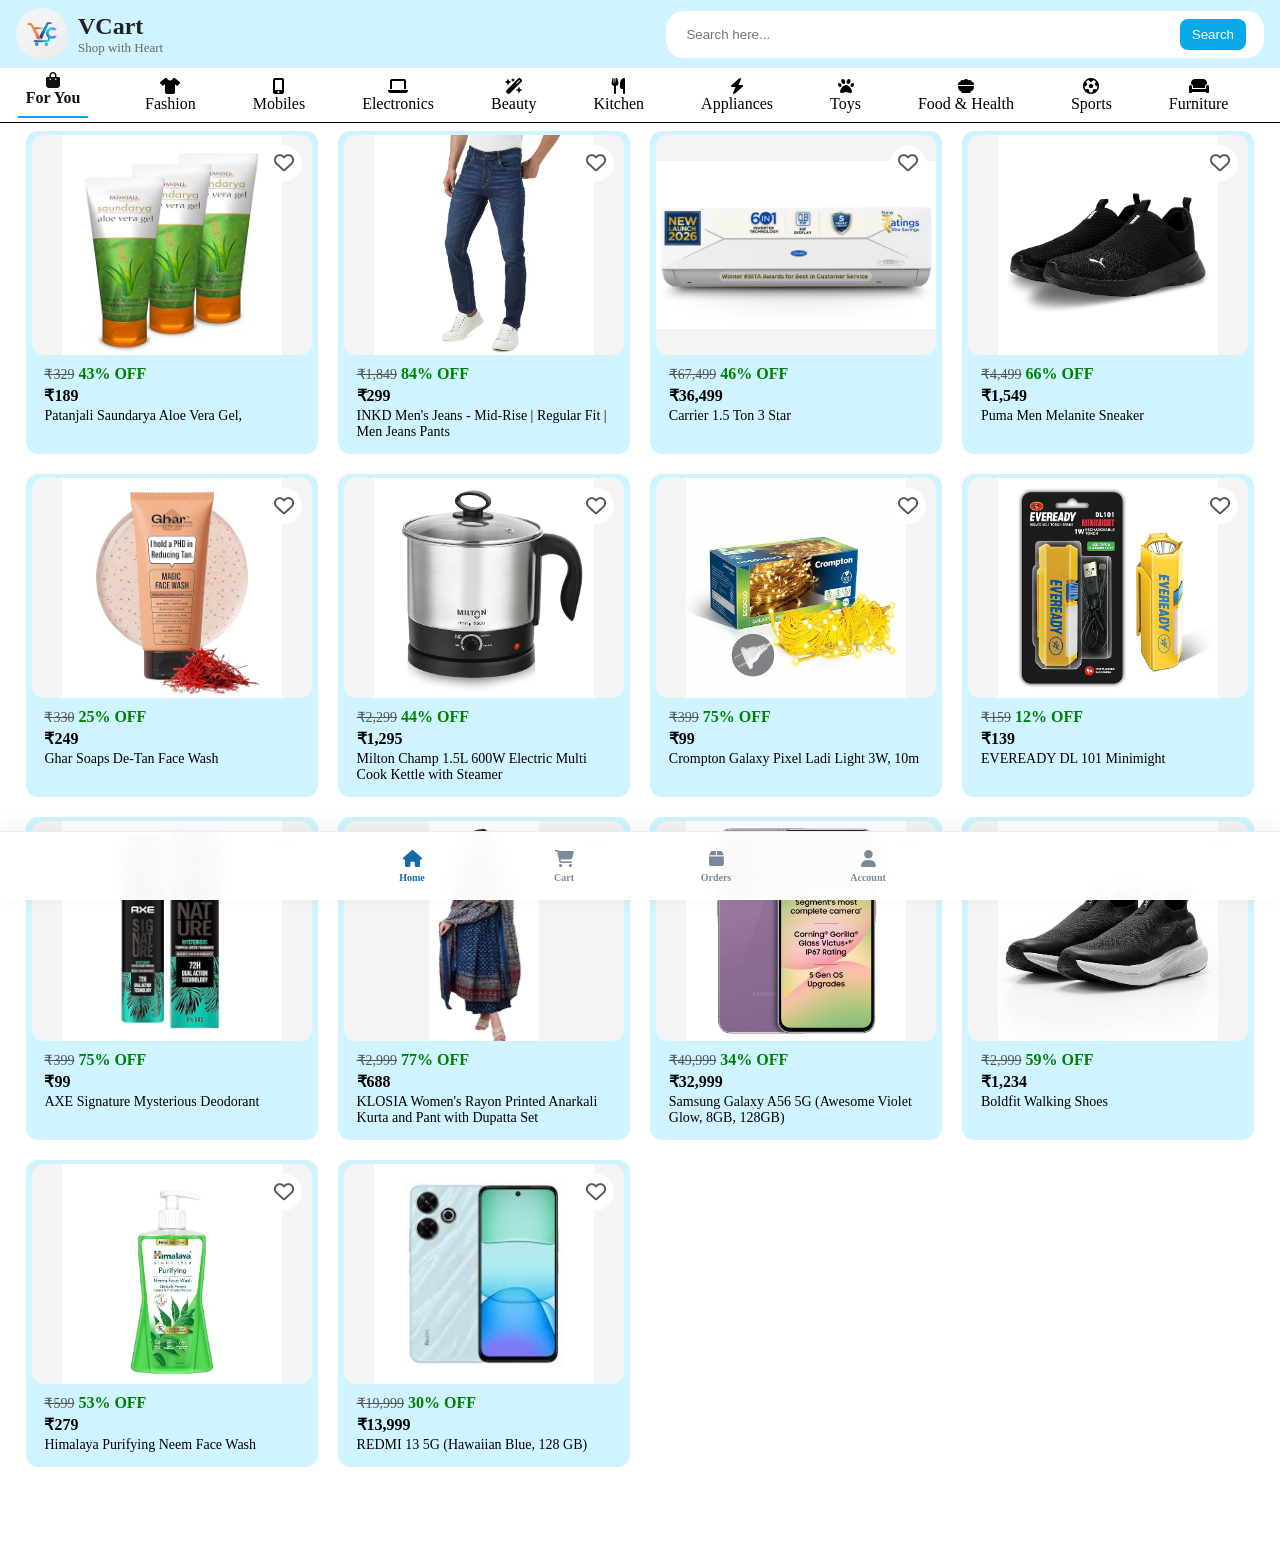
<file: index.html>
<!DOCTYPE html>
<html lang="en">
    <head>
        <meta charset="UTF-8">
        <meta name="viewport" content="width=device-width, initial-scale=1.0, viewport-fit=cover">
        <title>VCart | Shop</title>
        <link rel="stylesheet" href="index.css">
        <link rel="stylesheet" href="nav-bottom.css">
        <link rel="stylesheet" href="https://cdnjs.cloudflare.com/ajax/libs/font-awesome/6.7.2/css/all.min.css">
    </head>
    <body class="body">
        <div class="top">
            <div class="header">
                <div class="brand">
                    <div class="brand-logo"><img src="images/1791043676658.png"></div>
                    <div>
                        <div class="brand-name">VCart</div>
                        <div class="brand-description">Shop with Heart</div>
                    </div>
                </div>
                <div class="search-bar">
                    <input type="search" placeholder="Search here...">
                    <button>Search</button>
                </div>
            </div>
            <nav class="navbar">
                <div class="navlink active" data-category="all">
                    <i class="fa-solid fa-bag-shopping"></i>
                    <span>For You</span>
                </div>
                <div class="navlink" data-category="fashion">
                    <i class="fa-solid fa-shirt"></i>
                    <span>Fashion</span>
                </div>
                <div class="navlink" data-category="mobiles">
                    <i class="fa-solid fa-mobile-screen-button"></i>
                    <span>Mobiles</span>
                </div>
                <div class="navlink" data-category="electronics">
                    <i class="fa-solid fa-laptop"></i>
                    <span >Electronics</span>
                </div>
                <div class="navlink" data-category="beauty">
                    <i class="fa-solid fa-wand-magic-sparkles"></i>
                    <span>Beauty</span>
                </div>
                <div class="navlink" data-category="kitchen">
                    <i class="fa-solid fa-utensils"></i>
                    <span>Kitchen</span>
                </div>
                <div class="navlink" data-category="appliances">
                    <i class="fa-solid fa-bolt"></i>
                    <span>Appliances</span>
                </div>
                <div class="navlink" data-category="toys">
                    <i class="fa-solid fa-paw"></i>
                    <span>Toys</span>
                </div>
                <div class="navlink" data-category="food-health">
                    <i class="fa-solid fa-bowl-food"></i>
                    <span>Food & Health</span>
                </div>
                <div class="navlink" data-category="sports">
                    <i class="fa-regular fa-futbol"></i>
                    <span>Sports</span>
                </div>
                <div class="navlink" data-category="furniture">
                    <i class="fa-solid fa-couch"></i>
                    <span>Furniture</span>
                </div>
                <div class="navlink" data-category="books">
                    <i class="fa-solid fa-book-open"></i>
                    <span>Books</span>
                </div>
            </nav>
        </div>
        <main class="main-content">
            <div class="products">
                <div class="product" data-category="beauty">
                    <div class="product-image">
                        <img src="images/beauty1.jpg">
                    </div>
                    <div class="product-details">
                        <div class="product-price">
                            <del class="old-price">₹329</del>
                            <span class="discount">43% OFF</span>
                        </div>
                        <div class="new-price">₹189</div>
                        <div class="product-name">
                            <span>Patanjali Saundarya Aloe Vera Gel,</span>
                        </div>
                        <div class="product-description" aria-label="Product description">
                            <h3 class="heading">Details</h3>
                            <p class="sub-heading">Brand</p>
                            <p class="heading-details">Patanjali</p>
                            <p class="sub-heading">Item Volume	</p>
                            <p class="heading-details">450 Millilitres</p>
                            <p class="sub-heading">Item dimensions L x W x H</p>
                            <p class="heading-details">7.7 x 8 x 15 Centimeters</p>
                            <p class="sub-heading">Age Range (Description)</p>
                            <p class="heading-details">Adult</p>
                            <p class="sub-heading">Special Feature</p>
                            <p class="heading-details">Antibacterial</p>
                            <p class="sub-heading">Skin Type</p>
                            <p class="heading-details">All Skin Types</p>
                            <p class="sub-heading">Number of Items</p>
                            <p class="heading-details">1</p>
                            <p class="sub-heading">Item Form</p>
                            <p class="heading-details">Gel</p>
                            <p class="sub-heading">Product Benefits</p>
                            <p class="heading-details">Hydrating, Nourishing</p>
                        </div>
                    </div>
                </div>
                <div class="product" data-category="fashion">
                    <div class="product-image">
                        <img src="images/fashion1.jpg">
                    </div>
                    <div class="product-details">
                        <div class="product-price">
                            <del class="old-price">₹1,849</del>
                            <span class="discount">84% OFF</span>
                        </div>
                        <div class="new-price">₹299</div>
                        <div class="product-name">
                            <span>INKD Men's Jeans - Mid-Rise | Regular Fit | Men Jeans Pants</span>
                        </div>
                        <div class="product-description" aria-label="Product description">
                            <h3 class="heading">Top Highlight</h3>
                            <p class="sub-heading">Material type</p>
                            <p class="heading-details">Stretch Cotton Blend</p>
                            <p class="sub-heading">Length</p>
                            <p class="heading-detail">Standard Length</p>
                            <p class="sub-heading">Style</p>
                            <p class="heading-detail">Classic</p>
                            <p class="sub-heading">Closure type</p>
                            <p class="heading-detail">Button</p>
                            <p class="sub-heading">Occasion type</p>
                            <p class="heading-detail">Any occasion, Date night</p>
                            <p class="sub-heading">Care instructions</p>
                            <p class="heading-detail">Machine Wash</p>
                            <h3 class="heading">Style</h3>
                            <p class="sub-heading">Colour</p>
                            <p class="heading-detail">INDIGO -Super sapphire A</p>
                            <p class="sub-heading">Pants Form Type</p>
                            <p class="heading-detail">Jeans</p>
                            <p class="sub-heading">Front Pleat Type</p>
                            <p class="heading-detail">Flat Front</p>
                            <h3 class="heading">Item Details</h3>
                            <p class="sub-heading">Brand Name</p>
                            <p class="heading-detail">INKD</p>
                            <p class="sub-heading">Age Range Description</p>
                            <p class="heading-detail">Adult</p>
                            <p class="sub-heading">Number-of-Items</p>
                            <p class="heading-detail">1</p>
                            <p class="sub-heading">Item Type Name</p>
                            <p class="heading-detail">Men's Jeans</p>
                            <p class="sub-heading">Item Weight</p>
                            <p class="heading-detail">450 Grams</p>
                        </div>
                    </div>
                </div>
                <div class="product" data-category="appliances">
                    <div class="product-image">
                        <img src="images/AC1.jpg">
                    </div>
                    <div class="product-details">
                        <div class="product-price">
                            <del class="old-price">₹67,499</del>
                            <span class="discount">46% OFF</span>
                        </div>
                        <div class="new-price">₹36,499</div>
                        <div class="product-name">
                            <span>Carrier 1.5 Ton 3 Star</span>
                        </div>
                        <div class="product-description" aria-label="Product description">
                            <p class="sub-heading">Brand</p>
                            <p class="heading-detail">Carrier</p>
                            <p class="sub-heading">Capacity</p>
                            <p class="heading-detail">1.5 Ton</p>
                            <p class="sub-heading">Cooling Power</p>
                            <p class="heading-detail">4.8 Kilowatts</p>
                            <p class="sub-heading">Special Feature</p>
                            <p class="heading-detail">Auto Clean, Dehumidifier, Fast Cooling, High Density Filter, Inverter Compressor</p>
                            <p class="sub-heading">Product Dimensions</p>
                            <p class="heading-detail">20.5D x 94W x 27.5H Centimeters</p>
                            <h3 class="heading">About this Item</h3>
                            <p class="sub-heading">Split AC with Flexicool inverter Technology</p>
                            <p class="heading-detail">Variable speed compressor which adjusts power depending on heat load |
                                with Flexicool Convertible 6-in-1 inverter technology where user can
                                increase or decrease cooling capacity and saves upto 50%* energy consumption.</p>
                            <p class="sub-heading">Item Dimensions & Weight</p>
                            <p class="heading-detail">Indoor Unit dimension IDU (W x H x D cms) (94 x 27.5 x 20.5); Outdoor 
                                Unit dimension ODU (W x H x D cms) (72.0 x 48.0 x 27.0) & IDU Weight 10.1 Kg and ODU Weight 21 Kg</p>
                            <p class="sub-heading">Warranty Summary</p>
                            <p class="heading-detail">1 Year on Product and 10 Years on Compressor</p>
                        </div>
                    </div>
                </div>
                <div class="product" data-category="fashion">
                    <div class="product-image">
                        <img src="images/shoes1.jpg">
                    </div>
                    <div class="product-details">
                        <div class="product-price">
                            <del class="old-price">₹4,499</del>
                            <span class="discount">66% OFF</span>
                        </div>
                        <div class="new-price">₹1,549</div>
                        <div class="product-name">
                            <span>Puma Men Melanite Sneaker</span>
                        </div>
                        <div class="product-description" aria-label="Product description">
                            <h3 class="heading">Top Highlight</h3>
                            <p class="sub-heading">Material type</p>
                            <p class="heading-detail">Ethylene Vinyl Acetate</p>
                            <p class="sub-heading">Heel type</p>
                            <p class="heading-detail">Flat</p>
                            <p class="sub-heading">Water resistance level</p>
                            <p class="heading-detail">Not Water Resistant</p>
                            <p class="sub-heading">Closure type</p>
                            <p class="heading-detail">Pull-On</p>
                            <p class="sub-heading">Sole material</p>
                            <p class="heading-detail">Rubber</p>
                            <h3 class="heading">Style</h3>
                            <p class="sub-heading">Colour</p>
                            <p class="heading-detail">Black-White</p>
                            <p class="sub-heading">Pattern</p>
                            <p class="heading-detail">Solid</p>
                            <p class="sub-heading">Occasion Lifestyle</p>
                            <p class="heading-detail">Casual</p>
                            <h3 class="heading">Features & Specs</h3>
                            <p class="sub-heading">Special Feature</p>
                            <p class="heading-detail">Lightweight</p>
                            <p class="sub-heading">Specific Uses For Product</p>
                            <p class="heading-detail">Sports</p>
                            <p class="sub-heading">Shoe Type</p>
                            <p class="heading-detail">Athletic Shoe</p>
                            <p class="sub-heading">Pronation Correction</p>
                            <p class="heading-detail">Neutral</p>
                            <p class="sub-heading">Insole Cushioning</p>
                            <p class="heading-detail">SoftFoam+</p>
                        </div>
                    </div>
                </div>
                <div class="product" data-category="beauty">
                    <div class="product-image">
                        <img src="images/beauty2.jpg">
                    </div>
                    <div class="product-details">
                        <div class="product-price">
                            <del class="old-price">₹330</del>
                            <span class="discount">25% OFF</span>
                        </div>
                        <div class="new-price">₹249</div>
                        <div class="product-name">
                            <span>Ghar Soaps De-Tan Face Wash</span>
                        </div>
                        <div class="product-description" aria-label="Product description">
                            <p class="sub-heading">Brand</p>
                            <p class="heading-details">Ghar Soaps</p>
                            <p class="sub-heading">Model Name</p>
                            <p class="heading-details">De-Tan Face Wash</p>
                            <p class="sub-heading">Capacity</p>
                            <p class="heading-details">100 ml</p>
                            <p class="sub-heading">Skin Type</p>
                            <p class="heading-details">All Skin Types</p>
                            <p class="sub-heading">Special Feature</p>
                            <p class="heading-details">Antibacterial</p>
                            <p class="sub-heading">Product Benefits</p>
                            <p class="heading-details">Brightening, Dark Spot Removal, Soothing, Tan Redusing</p>
                        </div>
                    </div>
                </div>
                <div class="product" data-category="kitchen">
                    <div class="product-image">
                        <img src="images/kitchen1.jpg">
                    </div>
                    <div class="product-details">
                        <div class="product-price">
                            <del class="old-price">₹2,299</del>
                            <span class="discount">44% OFF</span>
                        </div>
                        <div class="new-price">₹1,295</div>
                        <div class="product-name">
                            <span>Milton Champ 1.5L 600W Electric Multi Cook Kettle with Steamer </span>
                        </div>
                        <div class="product-description" aria-label="Product description">
                            <p class="sub-heading">Brand</p>
                            <p class="heading-detail">Milton</p>
                            <p class="sub-heading">Model Name</p>
                            <p class="heading-detail">Milton Champ 1.5L 600W Electric Multi Cook Kettle with Steamer</p>
                            <p class="sub-heading">Capacity</p>
                            <p class="heading-detail">1.5L</p>
                            <p class="sub-heading">Material</p>
                            <p class="heading-detail">Stainless Steel</p>
                            <p class="sub-heading">Colour</p>
                            <p class="heading-detail">Silver</p>
                            <p class="sub-heading">Special Feature</p>
                            <p class="heading-detail">Versatile Cooking Modes</p>
                            <p class="sub-heading">Package Information</p>
                            <p class="heading-detail">Kettle</p>
                            <p class="sub-heading">Wattage</p>
                            <p class="heading-detail">600 W</p>
                            <p class="sub-heading">Voltage</p>
                            <p class="heading-detail">220 Volts (AC)</p>
                            <p class="sub-heading">Product Dimensions</p>
                            <p class="heading-detail">18L x 14.5W x 21H Centimeters</p>
                            <p class="sub-heading">Included Components</p>
                            <p class="heading-detail">Kettle, User Manual, Warranty Card</p>
                        </div>
                    </div>
                </div>
                <div class="product" data-category="appliances">
                    <div class="product-image">
                        <img src="images/Light1.jpg">
                    </div>
                    <div class="product-details">
                        <div class="product-price">
                            <del class="old-price">₹399</del>
                            <span class="discount">75% OFF</span>
                        </div>
                        <div class="new-price">₹99</div>
                        <div class="product-name">
                            <span>Crompton Galaxy Pixel Ladi Light 3W, 10m</span>
                        </div>
                        <div class="product-description" aria-label="Product description">
                            <p class="sub-heading">Colour</p>
                            <p class="heading-detail">Yellow</p>
                            <p class="sub-heading">Brand</p>
                            <p class="heading-detail">Crompton</p>
                            <p class="sub-heading">Indoor/Outdoor Usage</p>
                            <p class="heading-detail">Outdoor</p>
                            <p class="sub-heading">Special Feature</p>
                            <p class="heading-detail">Blinking</p>
                            <p class="sub-heading">Light Source Type</p>
                            <p class="heading-detail">LED</p>
                            <p class="sub-heading">Power Source</p>
                            <p class="heading-detail">Corded Electric</p>
                            <p class="sub-heading">Light Colour</p>
                            <p class="heading-detail">White</p>
                            <p class="sub-heading">Theme</p>
                            <p class="heading-detail">Christmas</p>
                            <p class="sub-heading">Occasion</p>
                            <p class="heading-detail">Anniversary, Birthday, Christmas, Diwali</p>
                            <p class="sub-heading">Style</p>
                            <p class="heading-detail">Modern</p>
                        </div>
                    </div>
                </div>
                <div class="product" data-category="appliances">
                    <div class="product-image">
                        <img src="images/Light2.jpg">
                    </div>
                    <div class="product-details">
                        <div class="product-price">
                            <del class="old-price">₹159</del>
                            <span class="discount">12% OFF</span>
                        </div>
                        <div class="new-price">₹139</div>
                        <div class="product-name">
                            <span>EVEREADY DL 101 Minimight</span>
                        </div>
                        <div class="product-description" aria-label="Product description">   
                            <p class="sub-heading">Special Feature</p>
                            <p class="heading-detail">Durable</p>
                            <p class="sub-heading">Colour</p>
                            <p class="heading-detail">Yellow</p>
                            <p class="sub-heading">Power Source</p>
                            <p class="heading-detail">Battery Powered</p>
                            <p class="sub-heading">Light Source Type</p>
                            <p class="heading-detail">LED</p>
                            <p class="sub-heading">Material</p>
                            <p class="heading-detail"> Abs</p>
                        </div>
                    </div>
                </div>
                <div class="product" data-category="beauty">
                    <div class="product-image">
                        <img src="images/beauty3.jpg">
                    </div>
                    <div class="product-details">
                        <div class="product-price">
                            <del class="old-price">₹399</del>
                            <span class="discount">75% OFF</span>
                        </div>
                        <div class="new-price">₹99</div>
                        <div class="product-name">
                            <span>AXE Signature Mysterious Deodorant</span>
                        </div>
                        <div class="product-description" aria-label="Product description">
                            <p class="sub-heading">Brand</p>
                            <p class="heading-details">AXE</p>
                            <p class="sub-heading">Model Name</p>
                            <p class="heading-details">Signature Mysterious</p>
                            <p class="sub-heading">Capacity</p>
                            <p class="heading-details">200 ml</p>
                            <p class="sub-heading">Item Form</p>
                            <p class="heading-details">	Aerosol</p>
                            <p class="sub-heading">Special Feature</p>
                            <p class="heading-details">Long Lasting Fragrance</p>
                            <p class="sub-heading">Scent</p>
                            <p class="heading-details">Fresh</p>
                            <p class="sub-heading">Material Type</p>
                            <p class="heading-details">	Paraben Free</p>
                            <p class="sub-heading">Number of Items</p>
                            <p class="heading-details">1</p>
                            <p class="sub-heading">Use for</p>
                            <p class="heading-details">Neck</p>
                            <p class="sub-heading">Application Method</p>
                            <p class="heading-details">Spray</p>
                            <p class="sub-heading">Target Audience</p>
                            <p class="heading-details">Men</p>
                        </div>
                    </div>
                </div>
                <div class="product" data-category="fashion">
                    <div class="product-image">
                        <img src="images/fashion2.jpg">
                    </div>
                    <div class="product-details">
                        <div class="product-price">
                            <del class="old-price">₹2,999</del>
                            <span class="discount">77% OFF</span>
                        </div>
                        <div class="new-price">₹688</div>
                        <div class="product-name">
                            <span>KLOSIA Women's Rayon Printed Anarkali Kurta and Pant with Dupatta Set</span>
                        </div>
                        <div class="product-description" aria-label="Product description">
                            <h3 class="heading">Top Highlights</h3>
                            <p class="sub-heading">Material composition</p>
                            <p class="heading-detail">Viscose</p>
                            <p class="sub-heading">Length</p>
                            <p class="heading-detail">Calf Length</p>
                            <p class="sub-heading">Sleeve type</p>
                            <p class="heading-detail">3/4 Sleeve</p>
                            <p class="sub-heading">Neck style</p>
                            <p class="heading-detail"> V-Neck</p>
                            <p class="sub-heading">Style</p>
                            <p class="heading-detail"> Anarkali</p>
                            <p class="sub-heading">Material type</p>
                            <p class="heading-detail"> Rayon</p>
                            <h3 class="heading">Style</h3>
                            <p class="sub-heading">Colour</p>
                            <p class="heading-detail">Teal Blue</p>
                            <p class="sub-heading">Style Name</p>
                            <p class="heading-detail">Anarkali</p>
                            <p class="sub-heading">Sleeve Type</p>
                            <p class="heading-detail">3/4 Sleeve</p>
                            <p class="sub-heading">Fit Type</p>
                            <p class="heading-detail">Regular</p>
                            <p class="sub-heading">Closure Type</p>
                            <p class="heading-detail">Pull On</p>
                            <p class="sub-heading">Pattern</p>
                            <p class="heading-detail">Floral</p>
                            <p class="sub-heading">Occasion</p>
                            <p class="heading-detail">Festival</p>
                            <p class="sub-heading">Bottom Type</p>
                            <p class="heading-detail">Pants</p>
                            <h3 class="heading">Item Details</h3>
                            <p class="sub-heading">Brand Name</p>
                            <p class="heading-detail">KLOSIA</p>
                            <p class="sub-heading">Age Range Description</p>
                            <p class="heading-detail">Adult</p>
                            <p class="sub-heading">Included Components</p>
                            <p class="heading-detail">Kurta, Pants</p>
                            <p class="sub-heading">Model Name</p>
                            <p class="heading-detail">Sugandha_Blue_01</p>
                            <p class="sub-heading">Number of Items</p>
                            <p class="heading-detail">3</p>
                            <p class="sub-heading">Unit Count</p>
                            <p class="heading-detail">1 Set</p>
                            <p class="sub-heading">Item Length</p>
                            <p class="heading-detail">46 Centimetres</p>
                            <p class="sub-heading">Item Weight</p>
                            <p class="heading-detail">300 Grams</p>
                            <p class="sub-heading">Item Type Name</p>
                            <p class="heading-detail">Kurta Set</p>
                        </div>
                    </div>
                </div>
                <div class="product" data-category="mobiles">
                    <div class="product-image">
                        <img src="images/mobile1.jpg">
                    </div>
                    <div class="product-details">
                        <div class="product-price">
                            <del class="old-price">₹49,999</del>
                            <span class="discount">34% OFF</span>
                        </div>
                        <div class="new-price">₹32,999</div>
                        <div class="product-name">
                            <span>Samsung Galaxy A56 5G (Awesome Violet Glow, 8GB, 128GB)</span>
                        </div>
                        <div class="product-description" aria-label="Product description">
                            <h3 class="heading">Product Description</h3>
                            <p class="sub-heading">Brand Name</p>
                            <p class="heading-detail">Samsung</p>
                            <p class="sub-heading">Model Name</p>
                            <p class="heading-detail">Galaxy A56 5G</p>
                            <p class="sub-heading">Storage Capacity</p>
                            <p class="heading-detail">128GB</p>
                            <p class="sub-heading">RAM</p>
                            <p class="heading-detail">8GB</p>
                            <p class="sub-heading">Operating System</p>
                            <p class="heading-detail">Android 16 with One UI 8.5</p>
                            <p class="sub-heading">CPU Model</p>
                            <p class="heading-detail">Exynos 1580 S5E8855</p>
                            <p class="sub-heading">CPU Speed</p>
                            <p class="heading-detail">2.9 GHz</p>
                        </div>
                    </div>
                </div>
                <div class="product" data-category="fashion">
                    <div class="product-image">
                        <img src="images/shoes2.jpg">
                    </div>
                    <div class="product-details">
                        <div class="product-price">
                            <del class="old-price">₹2,999</del>
                            <span class="discount">59% OFF</span>
                        </div>
                        <div class="new-price">₹1,234</div>
                        <div class="product-name">
                            <span>Boldfit Walking Shoes</span>
                        </div>
                        <div class="product-description" aria-label="Product description">
                            <h3 class="heading">Top Highlights</h3>
                            <p class="sub-heading">Closure type</p>
                            <p class="heading-detail">Pull-On</p>
                            <p class="sub-heading">Heel type</p>
                            <p class="heading-detail">Flat</p>
                            <p class="sub-heading">Water resistance level</p>
                            <p class="heading-detail">Not Water Resistant</p>
                            <p class="sub-heading">Sole material</p>
                            <p class="heading-detail">Ethylene Vinyl Acetate</p>
                            <p class="sub-heading">Style</p>
                            <p class="heading-detail">Walking</p>
                            <p class="sub-heading">Outer material</p>
                            <p class="heading-detail">TPR</p>
                            <p class="sub-heading">Country of Origin</p>
                            <p class="heading-detail">India</p>
                            <h3 class="heading">Style Details</h3>
                            <p class="sub-heading">Colour</p>
                            <p class="heading-detail">Black</p>
                            <p class="sub-heading">Occasion description</p>
                            <p class="heading-detail">Multi Occasion</p>
                            <p class="sub-heading">Heel Type</p>
                            <p class="heading-detail">Flat</p>
                            <p class="sub-heading">Toe Style</p>
                            <p class="heading-detail">Round Toe; Closed Toe</p>
                            <p class="sub-heading">Occasion Lifestyle</p>
                            <p class="heading-detail">Comfort</p>
                            <p class="sub-heading">Style Name</p>
                            <p class="heading-detail">Walking</p>
                            <p class="sub-heading">Season</p>
                            <p class="heading-detail">All</p>
                            <p class="sub-heading">Pattern</p>
                            <p class="heading-detail">Solid</p>
                            <p class="sub-heading">Formality Level</p>
                            <p class="heading-detail">Casual</p>
                            <h3 class="heading">Features & Specs</h3>
                            <p class="sub-heading">Special Feature</p>
                            <p class="heading-detail">Breathable, Lightweight, Shock Resistant</p>
                            <p class="sub-heading">Closure Type</p>
                            <p class="heading-detail">Pull-On</p>
                            <p class="sub-heading">Sport Type</p>
                            <p class="heading-detail">Walking</p>
                            <p class="sub-heading">Shoe Type</p>
                            <p class="heading-detail">Athletic Shoe</p>
                            <p class="sub-heading">Water Resistance Level</p>
                            <p class="heading-detail">Not Water Resistant</p>
                            <p class="sub-heading">Strap Type</p>
                            <p class="heading-detail">slip_on</p>
                            <p class="sub-heading">Has Shoe Adjustability</p>
                            <p class="heading-detail">No</p>
                            <p class="sub-heading">Insole Cushioning</p>
                            <p class="heading-detail">memory foam</p>
                            <p class="sub-heading">Cushioning Level</p>
                            <p class="heading-detail">High</p>
                        </div>
                    </div>
                </div>
                <div class="product" data-category="beauty">
                    <div class="product-image">
                        <img src="images/beauty4.jpg">
                    </div>
                    <div class="product-details">
                        <div class="product-price">
                            <del class="old-price">₹599</del>
                            <span class="discount">53% OFF</span>
                        </div>
                        <div class="new-price">₹279</div>
                        <div class="product-name">
                            <span>Himalaya Purifying Neem Face Wash</span>
                        </div>
                        <div class="product-description" aria-label="Product description">
                            <h3 class="heading">Top Highlights</h3>
                            <p class="sub-heading">Brand</p>
                            <p class="heading-detail">Himalaya</p>
                            <p class="sub-heading">Item Weight</p>
                            <p class="heading-detail">0.44 Kilograms</p>
                            <p class="sub-heading">Item dimensions L x W x H</p>
                            <p class="heading-detail">14 x 8 x 17 Centimeters</p>
                            <p class="sub-heading">Scent</p>
                            <p class="heading-detail">	Neem</p>
                            <p class="sub-heading">Age Range (Description)</p>
                            <p class="heading-detail">Youth, Adult</p>
                            <p class="sub-heading">Skin Type</p>
                            <p class="heading-detail">Oily to combination though suitable for all</p>
                            <p class="sub-heading">Item Package Quantity</p>
                            <p class="heading-detail">1</p>
                            <p class="sub-heading">Product Benefits</p>
                            <p class="heading-detail">Acne Prevention, Hydrating, Moisturizing, Oil Control</p>
                            <p class="sub-heading">Special Feature</p>
                            <p class="heading-detail">Antibacterial</p>
                            <p class="sub-heading">Active Ingredients</p>
                            <p class="heading-detail">Neem, Turmeric</p>
                            <h3 class="heading">Features & Specs</h3>
                            <p class="sub-heading">Scent</p>
                            <p class="heading-detail">	Neem</p>
                            <p class="sub-heading">Skin Type</p>
                            <p class="heading-detail">	Oily to combination though suitable for all</p>
                            <p class="sub-heading">Product Benefits</p>
                            <p class="heading-detail">	Acne Prevention, Hydrating, Moisturizing, Oil Control</p>
                            <p class="sub-heading">Additional Features</p>
                            <p class="heading-detail">	Antibacterial</p>
                            <p class="sub-heading">Active Ingredients</p>
                            <p class="heading-detail">	Neem, Turmeric</p>
                            <p class="sub-heading">Item Form</p>
                            <p class="heading-detail">	Gel</p>
                            <p class="sub-heading">Special Ingredients</p>
                            <p class="heading-detail">	Neem, Turmeric</p>
                            <p class="sub-heading">Target Use Body Part</p>
                            <p class="heading-detail">	Face</p>
                            <p class="sub-heading">Container Type</p>
                            <p class="heading-detail">	Bottle</p>
                            <p class="sub-heading">Recommended Uses For Product</p>
                            <p class="heading-detail">	Acne</p>
                            <p class="sub-heading">Package Type Name</p>
                            <p class="heading-detail">	Bottle</p>
                            <p class="sub-heading">Skin Cleaning Agent Use</p>
                            <p class="heading-detail">	Facial Cleanser</p>
                            <p class="sub-heading">Skin Tone</p>
                            <p class="heading-detail">	All Skin Tones</p>
                            <h3 class="heading">Measurements</h3>
                            <p class="sub-heading">Item Weight</p>
                            <p class="heading-detail">0.44 Kilograms</p>
                            <p class="sub-heading">Item Dimensions</p>
                            <p class="heading-detail">14 x 8 x 17 Centimeters</p>
                            <p class="sub-heading">Item Package Quantity</p>
                            <p class="heading-detail">1</p>
                            <p class="sub-heading">Number of Items</p>
                            <p class="heading-detail">1</p>
                            <p class="sub-heading">Unit Count</p>
                            <p class="heading-detail">400.0 Milliliters</p>
                            <p class="sub-heading">Net Content Weight</p>
                            <p class="heading-detail">400 Grams</p>
                            <p class="sub-heading">Net Content Volume</p>
                            <p class="heading-detail">400 Millilitres</p>
                        </div>
                    </div>
                </div>
                <div class="product" data-category="mobiles">
                    <div class="product-image">
                        <img src="images/images (3).jpg">
                    </div>
                    <div class="product-details">
                        <div class="product-price">
                            <del class="old-price">₹19,999</del>
                            <span class="discount">30% OFF</span>
                        </div>
                        <div class="new-price">₹13,999</div>
                        <div class="product-name">
                            <span>REDMI 13 5G (Hawaiian Blue, 128 GB)</span>
                        </div>
                        <div class="product-description" aria-label="Product description">
                            <h3 class="heading">Battery & Power Features</h3>
                            <p class="sub-heading">Battery Capacity</p>
                            <p class="heading-details">5030 mAh</p>
                            <h3 class="heading">General</h3>
                            <p class="sub-heading">Brand</p>
                            <p class="heading-details">REDMI</p>
                            <p class="sub-heading">In The Box</p>
                            <p class="heading-details">13 5G | Adapter | USB Cable | SIM Eject Tool | Quick Start Guide | Warranty Card</p>
                            <p class="sub-heading">Model Name</p>
                            <p class="heading-details">REDMI 13 5G</p>
                            <p class="sub-heading">Color</p>
                            <p class="heading-details">Hawaiian Blue</p>
                            <p class="sub-heading">Browse Type</p>
                            <p class="heading-details">Smartphones</p>
                            <p class="sub-heading">SIM Type</p>
                            <p class="heading-details">Dual Sim</p>
                            <p class="sub-heading">Hybrid Sim Slot</p>
                            <p class="heading-details">Yes</p>
                            <p class="sub-heading">Touchscreen</p>
                            <p class="heading-details">Yes</p>
                            <p class="sub-heading">OTG Compatible</p>
                            <p class="heading-details">Yes</p>
                            <h3 class="heading">Display Features</h3>
                            <p class="sub-heading">Display Size</p>
                            <p class="heading-details">17.25cm (6.79 inch)</p>
                            <p class="sub-heading">Resolution</p>
                            <p class="heading-details">2460 x 1080 Pixels</p>
                            <h3 class="heading">OS & Processor Features</h3>
                            <p class="sub-heading">Operating System</p>
                            <p class="heading-details">Android 14</p>
                            <p class="sub-heading">Processor Brand</p>
                            <p class="heading-details">Snapdragon</p>
                            <p class="sub-heading">Processor Core</p>
                            <p class="heading-details">Dual Core</p>
                            <p class="sub-heading">Primary Clock Speed</p>
                            <p class="heading-details">2.3 GHz</p>
                            <h3 class="heading">Storage & Memory Features</h3>
                            <p class="sub-heading">Internal Storage</p>
                            <p class="heading-details">128 GB</p>
                            <p class="sub-heading">RAM</p>
                            <p class="heading-details">8 GB</p>
                            <h3 class="heading">Camera Features</h3>
                            <p class="sub-heading">Primary Camera</p>
                            <p class="heading-details">108MP Rear Camera</p>
                            <p class="sub-heading">Secondary Camera</p>
                            <p class="heading-details">8MP Front Camera</p>
                            <h3 class="heading">Connectivity Features</h3>
                            <p class="sub-heading">Network Type</p>
                            <p class="heading-details">5G</p>
                            <p class="sub-heading">Supported Networks</p>
                            <p class="heading-details">5G, 4G VoLTE, 4G LTE, WCDMA, CDMA</p>
                        </div>
                    </div>
                </div>
            </div>
            <p class="no-products" hidden>No products found in this category yet.</p>
        </main>
        <nav class="nav-bottom" aria-label="Main navigation">
            <a href="index.html" data-home-link aria-current="page">
                <i class="fa-solid fa-house" aria-hidden="true"></i>
                <span>Home</span>
            </a>
            <a href="cart.html" data-cart-link>
                <i class="fa-solid fa-cart-shopping" aria-hidden="true"></i>
                <span>Cart</span>
            </a>
            <a href="order.html" data-order-link>
                <i class="fa-solid fa-box" aria-hidden="true"></i>
                <span>Orders</span>
            </a>
            <a href="userlogin.html" data-account-link>
                <i class="fa-solid fa-user" aria-hidden="true"></i>
                <span>Account</span>
            </a>
        </nav>
        <script src="account-session.js"></script>
        <script src="wishlist.js"></script>
        <script src="index.js"></script>
    </body>
</html>
</file>
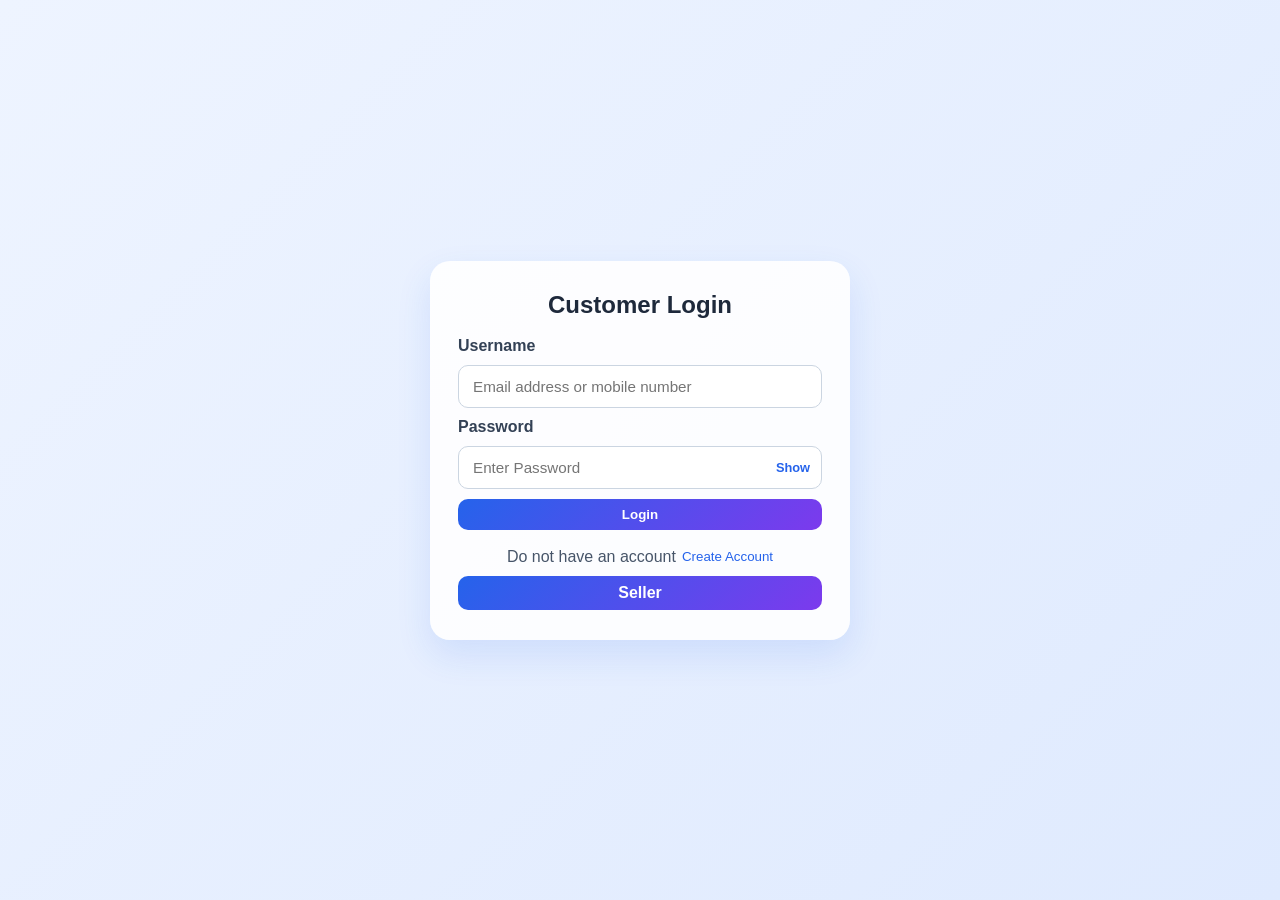
<file: cart.html>
<!DOCTYPE html>
<html lang="en">
    <head>
        <meta charset="UTF-8">
        <meta name="viewport" content="width=device-width, initial-scale=1.0, viewport-fit=cover">
        <title>Checkout | VCart</title>
        <link rel="stylesheet" href="cart.css">
        <link rel="stylesheet" href="nav-bottom.css">
        <link rel="stylesheet" href="https://cdnjs.cloudflare.com/ajax/libs/font-awesome/6.7.2/css/all.min.css">
    </head>
    <body>
        <header class="cart-page-header">
            <span class="cart-header-icon" aria-hidden="true">
                <i class="fa-solid fa-cart-shopping"></i>
            </span>
            <div>
                <h1>Cart</h1>
                <p>Review your items before placing an order.</p>
            </div>
        </header>
        <main class="main-content">
            <section class="product-details" id="cart-items" aria-label="Cart items">
                <p class="cart-empty" hidden>Your cart is empty.</p>
            </section>
            <template id="cart-item-template">
                <div class="product">
                    <div class="cart-product">
                        <div class="product-image">
                            <img alt="">
                        </div>
                        <div class="product-info">
                            <div class="product-name"></div>
                            <div class="product-price">
                                <del></del>
                                <span class="current-price"></span>
                                <span class="discount-label"></span>
                            </div>
                        </div>
                        <label class="select-product">
                            <input type="checkbox" aria-label="Select this cart item">
                        </label>
                    </div>
                    <div class="quantity-control" aria-label="Product quantity">
                        <button class="quantity-button" type="button" data-quantity-change="-1" aria-label="Decrease quantity">−</button>
                        <output class="quantity-value" aria-live="polite">1</output>
                        <button class="quantity-button" type="button" data-quantity-change="1" aria-label="Increase quantity">+</button>
                    </div>
                    <div class="cart-actions">
                        <button class="remove-button" type="button">Remove from Cart</button>
                        <button class="wishlist-button" type="button">Move to Wishlist</button>
                        <button class="order-button" type="button">Order Now</button>
                    </div>
                </div>
            </template>
            <section class="final-price" id="final-price" aria-labelledby="price-title">
                <div class="price-heading">
                    <h2 id="price-title">Price Details</h2>
                    <button class="close-price-button" type="button" aria-label="Close price details">×</button>
                </div>
                <table class="price-table">
                    <tbody>
                        <tr>
                            <td>No. of Items</td>
                            <td id="price-item-count">0</td>
                        </tr>
                        <tr>
                            <td>Product Price</td>
                            <td id="price-product-total">₹0</td>
                        </tr>
                        <tr>
                            <td>Discount</td>
                            <td id="price-discount-total">−₹0</td>
                        </tr>
                        <tr>
                            <td>Total Price</td>
                            <td id="price-subtotal">₹0</td>
                        </tr>
                        <tr>
                            <td>Delivery Charges</td>
                            <td id="price-delivery">Free</td>
                        </tr>
                        <tr class="grand-total">
                            <th>Total Amount</th>
                            <th id="price-grand-total">₹0</th>
                        </tr>
                    </tbody>
                </table>
                <button class="checkout-button" type="button">Proceed to Order</button>
            </section>
        </main>
        <button class="price-backdrop" type="button" aria-label="Close price details" hidden></button>
        <button class="next-button" type="button" aria-controls="final-price" aria-expanded="false">Next</button>
        <nav class="nav-bottom" aria-label="Main navigation">
            <a href="index.html" data-home-link>
                <i class="fa-solid fa-house" aria-hidden="true"></i>
                <span>Home</span>
            </a>
            <a href="cart.html" data-cart-link aria-current="page">
                <i class="fa-solid fa-cart-shopping" aria-hidden="true"></i>
                <span>Cart</span>
            </a>
            <a href="order.html" data-order-link>
                <i class="fa-solid fa-box" aria-hidden="true"></i>
                <span>Orders</span>
            </a>
            <a href="userlogin.html" data-account-link>
                <i class="fa-solid fa-user" aria-hidden="true"></i>
                <span>Account</span>
            </a>
        </nav>
        <script src="account-session.js"></script>
        <script src="wishlist.js"></script>
        <script src="cart.js"></script>
    </body>
</html>
</file>
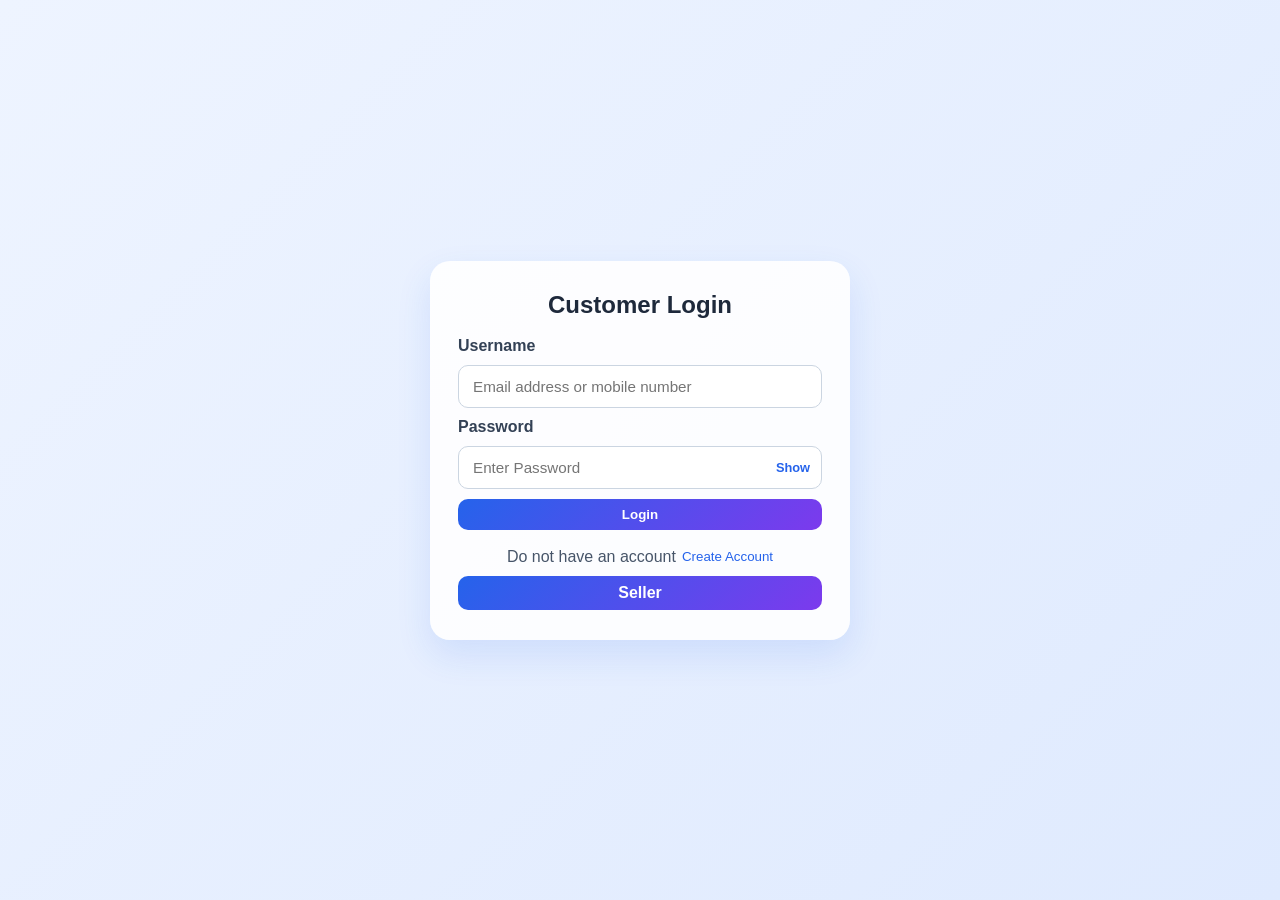
<file: checkout.html>
<!DOCTYPE html>
<html>
    <head>
        <meta charset="UTF-8">
        <meta name="viewport" content="width=device-width, initial-scale=1.0, viewport-fit=cover">
        <meta name="theme-color" content="#f3f8fc">
        <title>Checkout</title>
        <link rel="stylesheet" href="checkout.css">
        <script src="account-session.js" defer></script>
        <script src="checkout.js" defer></script>
    </head>
    <body class="checkout-page">
        <header class="header">
            <a href="product-details.html" class="back-page" id="back-to-product" aria-label="Back to product details">&#8592;</a>
            <h1>Checkout</h1>
        </header>
        <main class="checkout-main">
            <form>
                <section id="checkout-product-section">
                    
                    <table class="product-details">
                        <tr>
                            <td><img id="checkout-product-image" alt=""></td>
                            <td>
                                <table class="product-info-table">
                                    <tr>
                                        <td>
                                            <div class="checkout-product-name" id="checkout-product-name"></div>
                                            <div class="checkout-product-pricing">
                                                <span class="checkout-product-price" id="checkout-product-price"></span>
                                                <del id="checkout-product-old-price"></del>
                                                <span class="checkout-product-discount" id="checkout-product-discount"></span>
                                            </div>
                                        </td>
                                    </tr>
                                    <tr>
                                        <td>
                                            <div class="quantity-row">
                                                <span class="quantity-label">Qty</span>
                                                <div class="quantity-control" aria-label="Product quantity">
                                                    <button class="quantity-button" type="button" data-quantity-change="-1" aria-label="Decrease quantity">−</button>
                                                    <output class="quantity-value" id="product-quantity" aria-live="polite">1</output>
                                                    <button class="quantity-button" type="button" data-quantity-change="1" aria-label="Increase quantity">+</button>
                                                </div>
                                            </div>
                                        </td>
                                    </tr>
                                </table>
                            </td>
                        </tr>
                    </table>
                    <p class="checkout-product-error" id="checkout-product-error" role="alert" hidden></p>
                </section>
                <section class="customer-details">
                    <h3>Customer Detail</h3>
                    <div class="form-field">
                        <label for="first-name">First Name</label>
                        <input id="first-name" name="firstName" type="text" placeholder="Enter First Name" autocomplete="given-name" required>
                    </div>
                    <div class="form-field">
                        <label for="middle-name">Middle Name</label>
                        <input id="middle-name" name="middleName" type="text" placeholder="Enter Middle Name">
                    </div>
                    <div class="form-field">
                        <label for="last-name">Last Name</label>
                        <input id="last-name" name="lastName" type="text" placeholder="Enter Last Name" autocomplete="family-name" required>
                    </div>
                    <div class="form-field">
                        <label for="mobile">Mobile No.</label>
                        <input id="mobile" name="mobile" type="tel" placeholder="Enter Mobile No." autocomplete="tel" required>
                    </div>
                    <div class="form-field">
                        <label for="email">Email Id</label>
                        <input id="email" name="email" type="email" placeholder="Enter Email Id" autocomplete="email">
                    </div>
                </section>
                <section class="delivery-address">
                    <h3>Delivery Address</h3>
                    <div class="form-field form-field-wide">
                        <label for="street">House / Street</label>
                        <input id="street" name="street" type="text" placeholder="Enter House No. and Street" autocomplete="street-address" required>
                    </div>
                    <div class="form-field form-field-wide">
                        <label for="landmark">Landmark</label>
                        <input id="landmark" name="landmark" type="text" placeholder="Near Your Landmark" required>
                    </div>
                    <div class="form-field">
                        <label for="city">City</label>
                        <input id="city" name="city" type="text" placeholder="Enter Your City" autocomplete="address-level2" required>
                    </div>
                    <div class="form-field">
                        <label for="state">State</label>
                        <input id="state" name="state" type="text" placeholder="Enter Your State" autocomplete="address-level1" required>
                    </div>
                    <div class="form-field">
                        <label for="pin-code">PIN Code</label>
                        <input id="pin-code" name="postalCode" type="text" inputmode="numeric" autocomplete="postal-code" placeholder="Enter PIN Code" required>
                    </div>
                    <div class="form-field">
                        <label for="address-type">Address Type</label>
                        <select id="address-type" name="addressType">
                            <option value="home">Home</option>
                            <option value="work">Work</option>
                        </select>
                    </div>
                </section>
                <section class="payment-method">
                    <h3>Payment Method</h3>
                    <label class="payment-option" for="cod">
                        <input type="radio" name="payment" id="cod" value="cod" checked>
                        <span class="payment-icon" aria-hidden="true">&#8377;</span>
                        <span>
                            <strong>Cash on Delivery</strong>
                            <small>Pay when your order arrives</small>
                        </span>
                    </label>
                </section>
                <section class="price-details">
                    <h3>Price Details</h3>
                    <table class="price-table">
                        <tr>
                            <td>Product Price</td>
                            <td id="price-product-price"></td>
                        </tr>
                        <tr>
                            <td>Discount</td>
                            <td id="price-discount"></td>
                        </tr>
                        <tr>
                            <td>Qty</td>
                            <td><span id="price-quantity">1</span></td>
                        </tr>
                        <tr>
                            <td>Final Price</td>
                            <td id="price-final"></td>
                        </tr>
                        <tr>
                            <td>Delivery</td>
                            <td id="price-delivery"></td>
                        </tr>
                        <tr>
                            <th>Total Amount</th>
                            <th id="price-total"></th>
                        </tr>
                    </table>
                </section>
                <section class="terms-conditions">
                    <h3>Terms and Conditions</h3>
                    <input type="checkbox" id="terms" required>
                    <label for="terms">I agree to the <a href="#">Terms and Conditions</a></label>
                </section>
                <section class="order-btn">
                    <button type="submit">Order Now</button>
                </section>
            </form>
         </main>
        <dialog class="order-success-dialog" id="order-success-dialog" aria-labelledby="order-success-title">
            <div class="success-icon" aria-hidden="true">&#10003;</div>
            <h2 id="order-success-title">Thank you!</h2>
            <p>Your order has been placed successfully.</p>
            <div class="success-actions">
                <a class="success-button success-button-primary" href="index.html">Continue Shopping</a>
                <a class="success-button success-button-secondary" id="track-order-link" href="order.html">Track Order</a>
            </div>
        </dialog>
    </body>
</html>
</file>
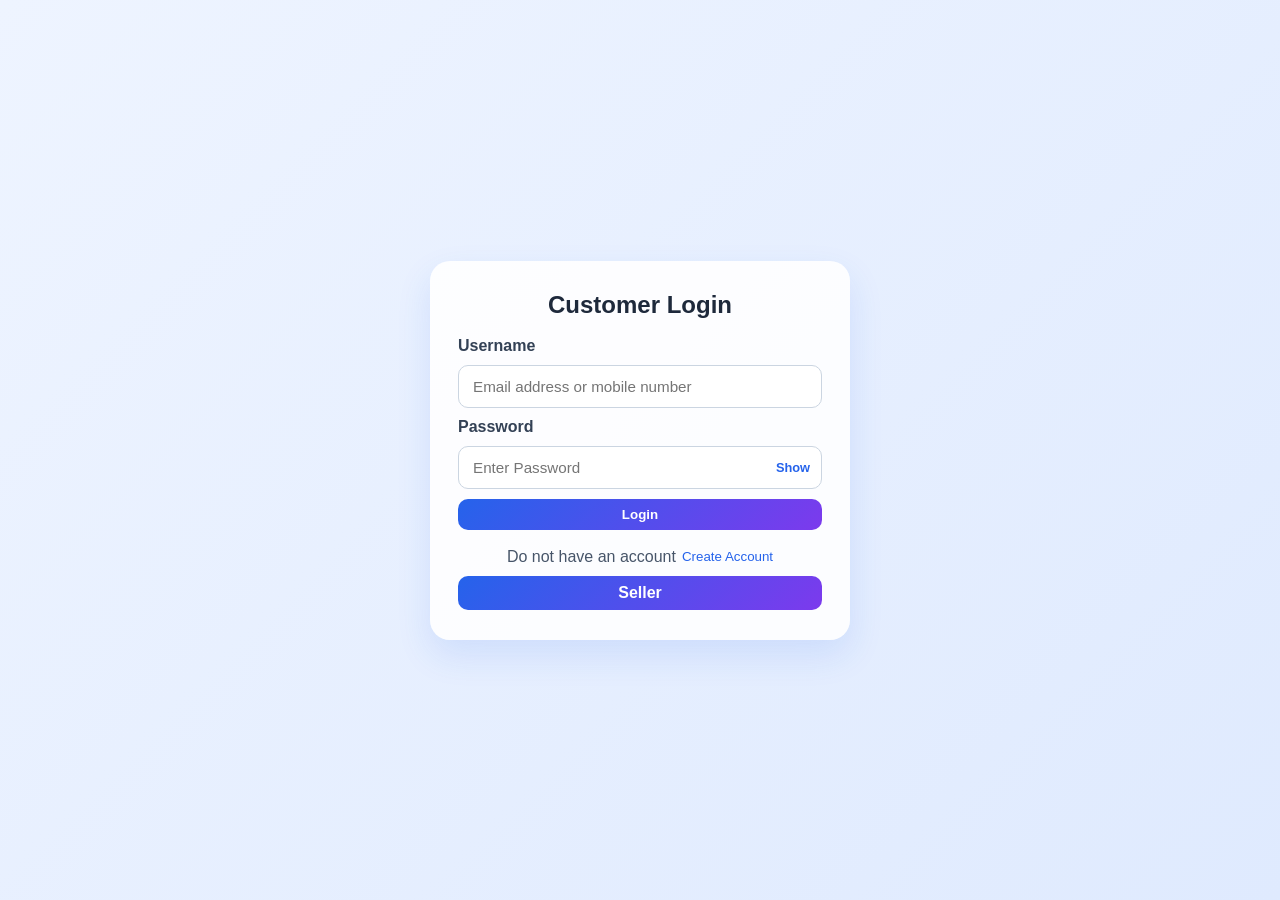
<file: order.html>
<!DOCTYPE html>
<html lang="en">
    <head>
        <meta charset="UTF-8">
        <meta name="viewport" content="width=device-width, initial-scale=1.0, viewport-fit=cover">
        <meta name="theme-color" content="#f3f8fc">
        <title>My Orders | VCart</title>
        <link rel="stylesheet" href="order.css">
        <link rel="stylesheet" href="nav-bottom.css">
        <link rel="stylesheet" href="https://cdnjs.cloudflare.com/ajax/libs/font-awesome/6.7.2/css/all.min.css">
    </head>
    <body>
        <main class="orders-page">
            <header class="page-heading">
                <div>
                    <h3>My Orders</h3>
                    <p class="page-description">Shopping with VCart is easy and convenient.</p>
                </div>
                <a class="continue-shopping" href="index.html">
                    <i class="fa-solid fa-arrow-left" aria-hidden="true"></i>
                    Continue shopping
                </a>
            </header>

            <p class="order-confirmation" id="order-confirmation" role="status" hidden>
                <i class="fa-solid fa-circle-check" aria-hidden="true"></i>
                Your order has been placed. You can track its progress below.
            </p>

            <section class="orders-toolbar" aria-label="Find and filter orders">
                <label class="order-search">
                    <i class="fa-solid fa-magnifying-glass" aria-hidden="true"></i>
                    <span class="visually-hidden">Search orders</span>
                    <input id="order-search" type="search" placeholder="Search by product or order ID">
                </label>
                <div class="order-filters" role="group" aria-label="Filter orders">
                    <button class="filter-button is-active" type="button" data-order-filter="all" aria-pressed="true">
                        All orders <span data-filter-count="all">0</span>
                    </button>
                    <button class="filter-button" type="button" data-order-filter="confirmed" aria-pressed="false">
                        Processing <span data-filter-count="confirmed">0</span>
                    </button>
                    <button class="filter-button" type="button" data-order-filter="shipped" aria-pressed="false">
                        On the way <span data-filter-count="shipped">0</span>
                    </button>
                    <button class="filter-button" type="button" data-order-filter="delivered" aria-pressed="false">
                        Delivered <span data-filter-count="delivered">0</span>
                    </button>
                </div>
            </section>

            <section class="order-list" id="order-list" aria-label="Orders">
                <p class="no-orders" id="no-orders">You haven't placed any orders yet. Your orders will appear here.</p>
            </section>
        </main>

        <template id="order-card-template">
            <article class="order-card">
                <div class="order-card-header">
                    <div>
                        <p class="order-id">ORDER <strong data-order-id></strong></p>
                        <p class="order-date" data-order-date></p>
                    </div>
                    <span class="status-pill" data-order-status></span>
                </div>
                <div class="order-products"></div>
                <button class="tracking-toggle" type="button" aria-expanded="false">
                    Track order <i class="fa-solid fa-chevron-down" aria-hidden="true"></i>
                </button>
                <div class="tracking-panel" hidden>
                    <div class="tracking-heading">
                        <div>
                            <h3>Tracking updates</h3>
                            <p>Tracking ID: <strong data-tracking-id></strong></p>
                        </div>
                        <span class="courier-label"><i class="fa-solid fa-box" aria-hidden="true"></i> VCart Express</span>
                    </div>
                    <ol class="tracking-steps" aria-label="Order progress"></ol>
                </div>
            </article>
        </template>

        <template id="order-product-template">
            <div class="order-product">
                <div class="product-image-wrap">
                    <img data-product-image alt="">
                </div>
                <div class="product-copy">
                    <h2 data-product-name></h2>
                    <p>Qty <span data-product-quantity></span></p>
                    <strong data-product-price></strong>
                </div>
                <div class="delivery-estimate">
                    <span class="estimate-label"></span>
                    <strong data-estimated-delivery></strong>
                    <span class="estimate-note"></span>
                </div>
            </div>
        </template>

        <template id="tracking-step-template">
            <li>
                <span class="step-icon"><i aria-hidden="true"></i></span>
                <div><strong></strong><span></span></div>
            </li>
        </template>

        <nav class="nav-bottom" aria-label="Main navigation">
            <a href="index.html" data-home-link>
                <i class="fa-solid fa-house" aria-hidden="true"></i>
                <span>Home</span>
            </a>
            <a href="cart.html" data-cart-link>
                <i class="fa-solid fa-cart-shopping" aria-hidden="true"></i>
                <span>Cart</span>
            </a>
            <a href="order.html" data-order-link aria-current="page">
                <i class="fa-solid fa-box" aria-hidden="true"></i>
                <span>Orders</span>
            </a>
            <a href="userlogin.html" data-account-link>
                <i class="fa-solid fa-user" aria-hidden="true"></i>
                <span>Account</span>
            </a>
        </nav>
        <script src="account-session.js"></script>
        <script src="order.js"></script>
    </body>
</html>
</file>
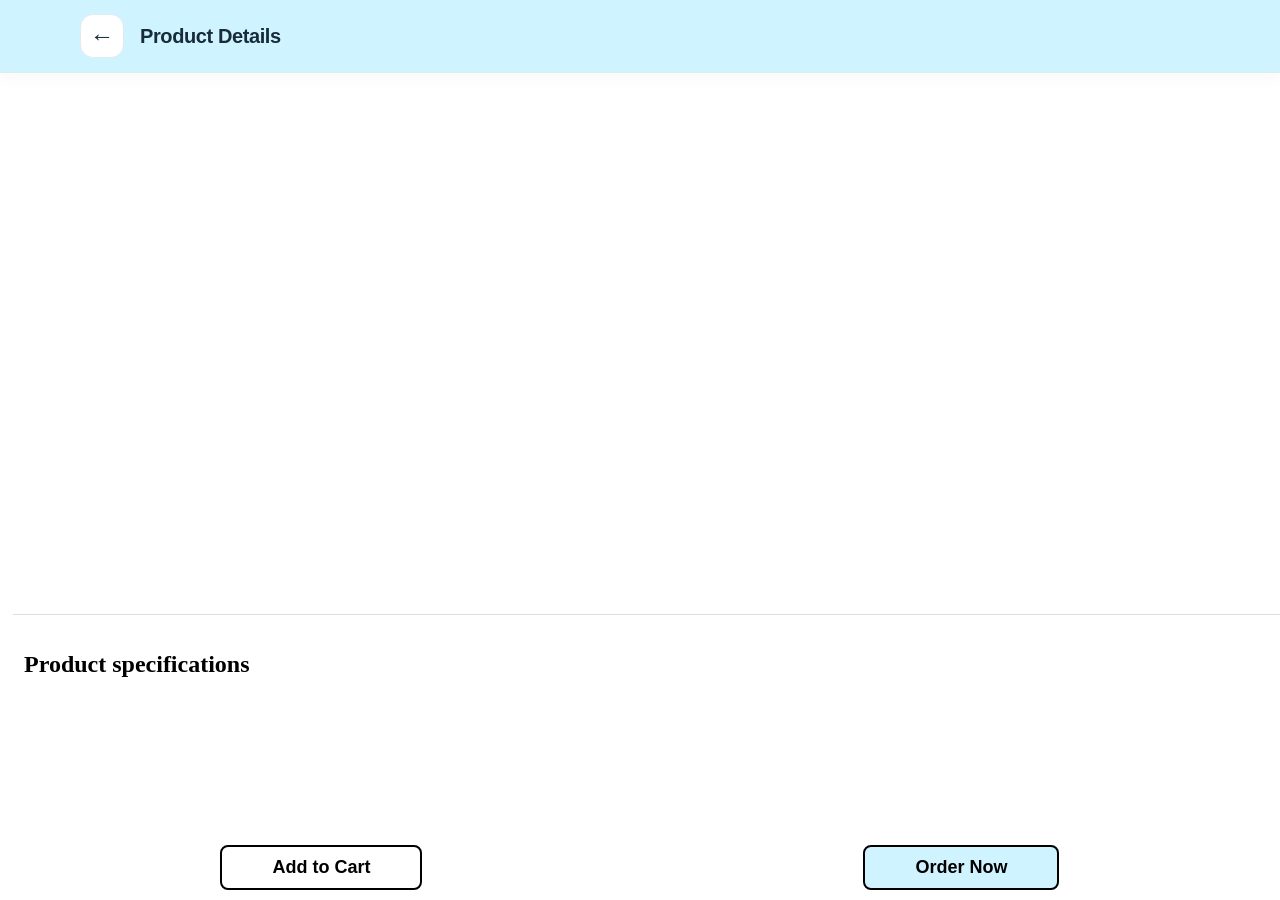
<file: product-details.html>
<!DOCTYPE html>
<html lang="en">
    <head>
        <meta charset="UTF-8">
        <meta name="viewport" content="width=device-width, initial-scale=1.0">
        <title>Product Details</title>
        <link rel="stylesheet" href="https://cdnjs.cloudflare.com/ajax/libs/font-awesome/6.7.2/css/all.min.css">
        <link rel="stylesheet" href="product-details.css">
    </head>
    <body>
        <header class="header">
            <a href="index.html" class="back-page" aria-label="Back to products">&#8592;</a>
            <h1>Product Details</h1>
        </header>
        <div class="product">
            <div class="product-img">
                <img id="detail-image">
            </div>
            <div class="product-details">
                <div class="product-price">
                    <del id="detail-old-price"></del>
                    <span id="detail-discount"></span>
                </div>
                <div id="detail-price"></div>
                <div class="product-name">
                    <span id="detail-name"></span>
                </div>
            </div>
            <div id="detail-description" class="product-description">
                <h2>Product specifications</h2>
                <div id="detail-description-content">
                </div>
            </div>
            <section id="detail-specifications" class="product-specifications" hidden>
                <table>
                    <tbody id="detail-specifications-body"></tbody>
                </table>
            </section>
        </div>
        <div class="bottom-btn">
            <button class="cart-btn">Add to Cart</button>
            <button class="order-btn">Order Now</button>
        </div>
        <script src="account-session.js"></script>
        <script src="wishlist.js"></script>
        <script src="product-details.js"></script>
    </body>
</html>
</file>
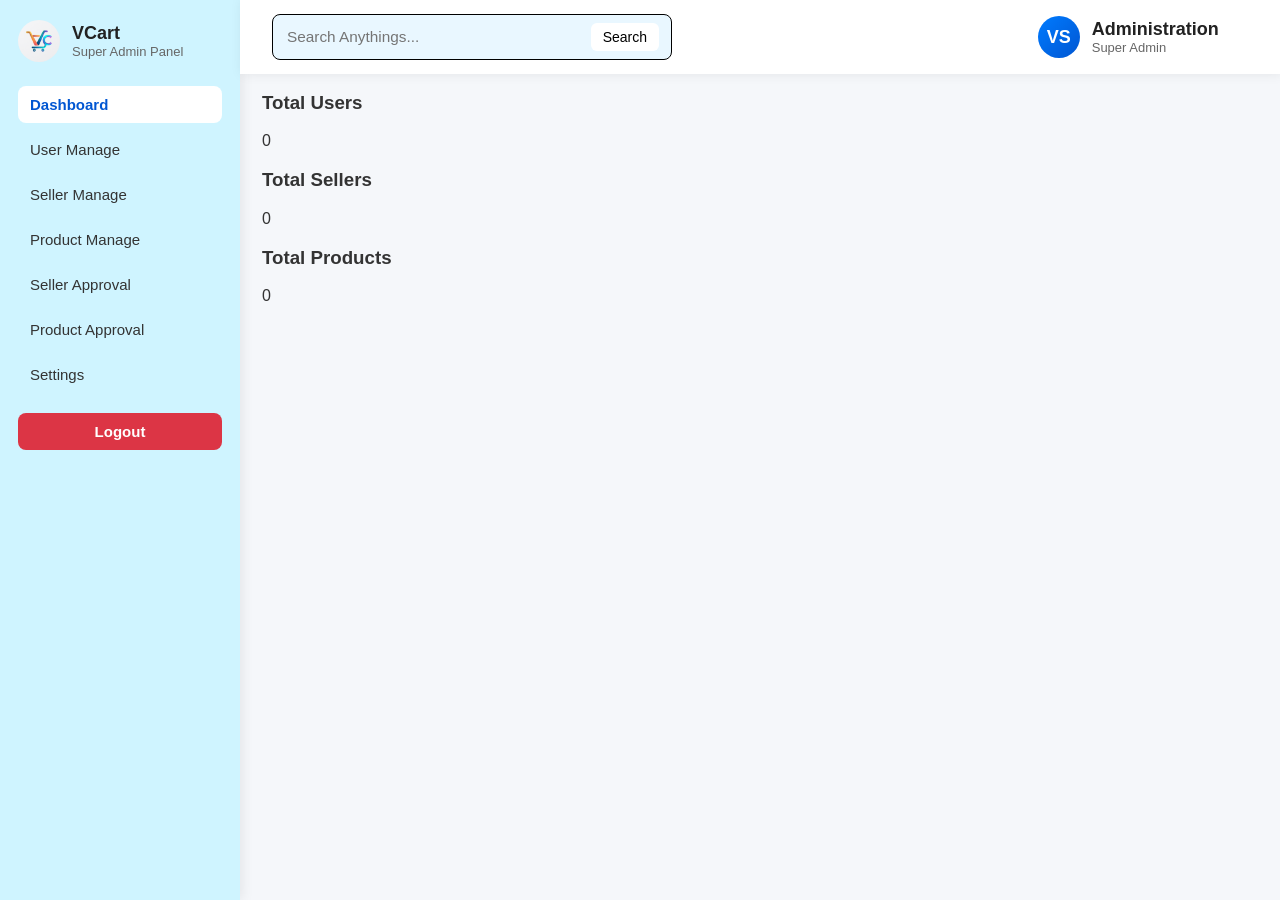
<file: sa.html>
<!DOCTYPE html>
<html lang="en">
    <head>
        <meta charset="UTF-8">
        <meta name="viewport" content="width=device-width, initial-scale=1.0">
        <title>V Shop Admin Panel</title>
        <link rel="stylesheet" href="sa.css">
        <link rel="stylesheet" href="https://cdnjs.cloudflare.com/ajax/libs/font-awesome/6.7.2/css/all.min.css">
    </head>
    <body>
        <aside class="sidebar">
            <div class="navbar">
                <div class="brand">
                    <div class="brand-logo"><img src="images/1791043676658.png"></div>
                    <div>
                        <div class="brand-name">VCart</div>
                        <div class="brand-description">Super Admin Panel</div>
                    </div>
                </div>

                <nav class="nav-links" aria-label="Admin navigation">
                    <a href="#dashboard" class="active" data-section="dashboard">Dashboard</a>
                    <a href="#user-manage" data-section="user-manage">User Manage</a>
                    <a href="#seller-manage" data-section="seller-manage">Seller Manage</a>
                    <a href="#product-manage" data-section="product-manage">Product Manage</a>
                    <a href="#seller-approval" data-section="seller-approval">Seller Approval</a>
                    <a href="#product-approval" data-section="product-approval">Product Approval</a>
                    <a href="#settings" data-section="settings">Settings</a>
                </nav>
                <button class="logout-btn" type="button" data-account-logout>Logout</button>
            </div>
        </aside>
        

        <div class="header">
            <div class="search-bar">
                <input type="search" placeholder="Search Anythings...">
                <button class="search-btn" type="button">Search</button>
            </div>
            <div class="profile">
                <div class="profile-pic">VS</div>
                <div>
                    <div class="profile-name">Administration</div>
                    <div class="profile-description">Super Admin</div>
                </div>
            </div>
        </div>

        <main class="main-content">
            <div class="dashboard content-section active" id="dashboard">
                <div class="dashboard-item">
                    <h3>Total Users</h3>
                    <p id="total-users">0</p>
                </div>
                <div class="dashboard-item">
                    <h3>Total Sellers</h3>
                    <p id="total-sellers">0</p>
                </div>
                <div class="dashboard-item">
                    <h3>Total Products</h3>
                    <p id="total-products">0</p>
                </div>
            </div>

            <div class="user-manage content-section" id="user-manage">
                <div class="section-detail">User Management</div>
                <table>
                    <thead>
                        <tr>
                            <th>Profile</th>
                            <th>Name</th>
                            <th>Email</th>
                            <th>Number</th>
                            <th>Date of Birth</th>
                            <th>Gender</th>
                            <th>Status</th>
                            <th>Action</th>
                        </tr>
                    </thead>
                    <tbody>
                        <tr>
                            <td>
                                <div class="user-avatar">
                                    <i class="fa-solid fa-user"></i>
                                </div>
                            </td>
                            <td>User</td>
                            <td>user@gmail.com</td>
                            <td>8193024329</td>
                            <td>19/oct/2007</td>
                            <td>Male</td>
                            <td>
                                <div class="status-btn">Active</div>
                            </td>
                            <td class="action-btn">
                                <button class="detail-btn">Details</button>
                                <button class="block-btn">Block</button>
                                <button class="delete-btn">Delete</button>
                            </td>
                        </tr>
                        <tr>
                            <td>
                                <div class="user-avatar">
                                    <i class="fa-solid fa-user"></i>
                                </div>
                            </td>
                            <td>User</td>
                            <td>user@gmail.com</td>
                            <td>8193024329</td>
                            <td>19/oct/2007</td>
                            <td>Male</td>
                            <td>
                                <div class="status-btn">Active</div>
                            </td>
                            <td class="action-btn">
                                <button class="detail-btn">Details</button>
                                <button class="block-btn">Block</button>
                                <button class="delete-btn">Delete</button>
                            </td>
                        </tr>
                        <tr>
                            <td>
                                <div class="user-avatar">
                                    <i class="fa-solid fa-user"></i>
                                </div>
                            </td>
                            <td>User</td>
                            <td>user@gmail.com</td>
                            <td>8193024329</td>
                            <td>19/oct/2007</td>
                            <td>Male</td>
                            <td>
                                <div class="status-btn">Active</div>
                            </td>
                            <td class="action-btn">
                                <button class="detail-btn">Details</button>
                                <button class="block-btn">Block</button>
                                <button class="delete-btn">Delete</button>
                            </td>
                        </tr>
                        <tr>
                            <td>
                                <div class="user-avatar">
                                    <i class="fa-solid fa-user"></i>
                                </div>
                            </td>
                            <td>User</td>
                            <td>user@gmail.com</td>
                            <td>8193024329</td>
                            <td>19/oct/2007</td>
                            <td>Male</td>
                            <td>
                                <div class="status-btn">Active</div>
                            </td>
                            <td class="action-btn">
                                <button class="detail-btn">Details</button>
                                <button class="block-btn">Block</button>
                                <button class="delete-btn">Delete</button>
                            </td>
                        </tr>
                        <tr>
                            <td>
                                <div class="user-avatar">
                                    <i class="fa-solid fa-user"></i>
                                </div>
                            </td>
                            <td>User</td>
                            <td>user@gmail.com</td>
                            <td>8193024329</td>
                            <td>19/oct/2007</td>
                            <td>Male</td>
                            <td>
                                <div class="status-btn">Active</div>
                            </td>
                            <td class="action-btn">
                                <button class="detail-btn">Details</button>
                                <button class="block-btn">Block</button>
                                <button class="delete-btn">Delete</button>
                            </td>
                        </tr>
                        <tr>
                            <td>
                                <div class="user-avatar">
                                    <i class="fa-solid fa-user"></i>
                                </div>
                            </td>
                            <td>User</td>
                            <td>user@gmail.com</td>
                            <td>8193024329</td>
                            <td>19/oct/2007</td>
                            <td>Male</td>
                            <td>
                                <div class="status-btn">Active</div>
                            </td>
                            <td class="action-btn">
                                <button class="detail-btn">Details</button>
                                <button class="block-btn">Block</button>
                                <button class="delete-btn">Delete</button>
                            </td>
                        </tr>
                        <tr>
                            <td>
                                <div class="user-avatar">
                                    <i class="fa-solid fa-user"></i>
                                </div>
                            </td>
                            <td>User</td>
                            <td>user@gmail.com</td>
                            <td>8193024329</td>
                            <td>19/oct/2007</td>
                            <td>Male</td>
                            <td>
                                <div class="status-btn">Active</div>
                            </td>
                            <td class="action-btn">
                                <button class="detail-btn">Details</button>
                                <button class="block-btn">Block</button>
                                <button class="delete-btn">Delete</button>
                            </td>
                        </tr>
                        <tr>
                            <td>
                                <div class="user-avatar">
                                    <i class="fa-solid fa-user"></i>
                                </div>
                            </td>
                            <td>User</td>
                            <td>user@gmail.com</td>
                            <td>8193024329</td>
                            <td>19/oct/2007</td>
                            <td>Male</td>
                            <td>
                                <div class="status-btn">Active</div>
                            </td>
                            <td class="action-btn">
                                <button class="detail-btn">Details</button>
                                <button class="block-btn">Block</button>
                                <button class="delete-btn">Delete</button>
                            </td>
                        </tr>
                    </tbody>
                </table>
            </div>
            <div class="seller-manage content-section" id="seller-manage">
                <div class="section-detail">Seller Management</div>
                <table>
                    <thead>
                        <tr>
                            <th>Profile</th>
                            <th>Name</th>
                            <th>Email</th>
                            <th>Number</th>
                            <th>Business</th>
                            <th>Status</th>
                            <th>Action</th>
                        </tr>
                    </thead>
                    <tbody>
                        <tr>
                            <td>
                                <div class="user-avatar">
                                    <i class="fa-solid fa-user"></i>
                                </div>
                            </td>
                            <td>Seller</td>
                            <td>seller@gmail.com</td>
                            <td>8193024329</td>
                            <td></td>
                            <td>
                                <div class="status-btn">Active</div>
                            </td>
                            <td class="action-btn">
                                <button class="detail-btn">Details</button>
                                <button class="block-btn">Block</button>
                                <button class="delete-btn">Delete</button>
                            </td>
                        </tr>
                        <tr>
                            <td>
                                <div class="user-avatar">
                                    <i class="fa-solid fa-user"></i>
                                </div>
                            </td>
                            <td>Seller</td>
                            <td>seller@gmail.com</td>
                            <td>8193024329</td>
                            <td></td>
                            <td>
                                <div class="status-btn">Active</div>
                            </td>
                            <td class="action-btn">
                                <button class="detail-btn">Details</button>
                                <button class="block-btn">Block</button>
                                <button class="delete-btn">Delete</button>
                            </td>
                        </tr>
                        <tr>
                            <td>
                                <div class="user-avatar">
                                    <i class="fa-solid fa-user"></i>
                                </div>
                            </td>
                            <td>Seller</td>
                            <td>seller@gmail.com</td>
                            <td>8193024329</td>
                            <td></td>
                            <td>
                                <div class="status-btn">Active</div>
                            </td>
                            <td class="action-btn">
                                <button class="detail-btn">Details</button>
                                <button class="block-btn">Block</button>
                                <button class="delete-btn">Delete</button>
                            </td>
                        </tr>
                        <tr>
                            <td>
                                <div class="user-avatar">
                                    <i class="fa-solid fa-user"></i>
                                </div>
                            </td>
                            <td>Seller</td>
                            <td>seller@gmail.com</td>
                            <td>8193024329</td>
                            <td></td>
                            <td>
                                <div class="status-btn">Active</div>
                            </td>
                            <td class="action-btn">
                                <button class="detail-btn">Details</button>
                                <button class="block-btn">Block</button>
                                <button class="delete-btn">Delete</button>
                            </td>
                        </tr>
                        <tr>
                            <td>
                                <div class="user-avatar">
                                    <i class="fa-solid fa-user"></i>
                                </div>
                            </td>
                            <td>Seller</td>
                            <td>seller@gmail.com</td>
                            <td>8193024329</td>
                            <td></td>
                            <td>
                                <div class="status-btn">Active</div>
                            </td>
                            <td class="action-btn">
                                <button class="detail-btn">Details</button>
                                <button class="block-btn">Block</button>
                                <button class="delete-btn">Delete</button>
                            </td>
                        </tr>
                        <tr>
                            <td>
                                <div class="user-avatar">
                                    <i class="fa-solid fa-user"></i>
                                </div>
                            </td>
                            <td>Seller</td>
                            <td>seller@gmail.com</td>
                            <td>8193024329</td>
                            <td></td>
                            <td>
                                <div class="status-btn">Active</div>
                            </td>
                            <td class="action-btn">
                                <button class="detail-btn">Details</button>
                                <button class="block-btn">Block</button>
                                <button class="delete-btn">Delete</button>
                            </td>
                        </tr>
                    </tbody>
                </table>
            </div>

            <div class="product-manage content-section" id="product-manage">
                <div class="section-detail">Product Management</div>
                <table>
                    <thead>
                        <tr>
                            <th>Product Image</th>
                            <th>Product Name</th>
                            <th>Price</th>
                            <th>Color</th>
                            <th>Company Name</th>
                            <th>Status</th>
                            <th>Action</th>
                        </tr>
                    </thead>
                    <tbody>
                        <tr>
                            <td></td>
                            <td></td>
                            <td></td>
                            <td></td>
                            <td></td>
                            <td>
                                <div class="status-btn">Active</div>
                            </td>
                            <td class="action-btn">
                                <button class="detail-btn">Details</button>
                                <button class="block-btn">Block</button>
                                <button class="delete-btn">Delete</button>
                            </td>
                        </tr>
                    </tbody>
                </table>
            </div>

            <div class="seller-approval content-section" id="seller-approval">
                <div class="section-detail">Seller Approval</div>
                <table>
                    <thead>
                        <tr>
                            <th>Profile</th>
                            <th>Name</th>
                            <th>Email</th>
                            <th>Number</th>
                            <th>Business</th>
                            <th>Status</th>
                            <th>Action</th>
                        </tr>
                    </thead>
                    <tbody>
                        <tr>
                            <td></td>
                            <td></td>
                            <td></td>
                            <td></td>
                            <td></td>
                            <td>
                                <div class="status-btn">succes</div>
                            </td>
                            <td class="action-btn">
                                <button class="detail-btn">Details</button>
                                <button class="approve-btn">Approve</button>
                                <button class="reject-btn">Reject</button>
                            </td>
                        </tr>
                    </tbody>
                </table>
            </div>

            <div class="product-approval content-section" id="product-approval">
                <div class="section-detail">Product Approval</div>
                <table>
                    <thead>
                        <tr>
                            <th>Request ID</th>
                            <th>Product Image</th>
                            <th>Product Name</th>
                            <th>Price</th>
                            <th>Company Name</th>
                            <th>Status</th>
                            <th>Action</th>
                        </tr>
                    </thead>
                    <tbody>
                        <tr>
                            <td></td>
                            <td></td>
                            <td></td>
                            <td></td>
                            <td></td>
                            <td>
                                <div class="status-btn">Succes</div>
                            </td>
                            <td class="action-btn">
                                <button class="detail-btn">Details</button>
                                <button class="approve-btn">Approve</button>
                                <button class="reject-btn">Reject</button>
                            </td>
                        </tr>
                        <tr>
                            <td></td>
                            <td></td>
                            <td></td>
                            <td></td>
                            <td></td>
                            <td>
                                <div class="status-btn">Pending</div>
                            </td>
                            <td class="action-btn">
                                <button class="detail-btn">Details</button>
                                <button class="approve-btn">Approve</button>
                                <button class="reject-btn">Reject</button>
                            </td>
                        </tr>
                    </tbody>
                </table>
            </div>
            <div class="settings content-section" id="settings">
                <h3>Settings</h3>
                <form>
                    <label for="site-name">Site Name:</label>
                    <input type="text" id="site-name" name="site-name" value="V Cart">

                    <label for="admin-email">Admin Email:</label>
                    <input type="email" id="admin-email" name="admin-email" value="admin@vcart.com">
                </form>
                <div class="language-setting">
                    <label for="dashboard-language-select">Website language</label>
                    <select class="dashboard-language-select" id="dashboard-language-select" aria-label="Website language">
                        <option value="en">English</option>
                        <option value="hi">हिन्दी</option>
                        <option value="pa">ਪੰਜਾਬੀ</option>
                        <option value="bn">বাংলা</option>
                        <option value="ta">தமிழ்</option>
                        <option value="te">తెలుగు</option>
                    </select>
                    <p>Choose a language to translate this page instantly.</p>
                </div>
            </div>
        </main>
        <dialog class="user-details-dialog" id="user-details-dialog" aria-labelledby="user-details-title">
            <div class="user-details-heading">
                <h2 id="user-details-title">User details</h2>
                <button class="user-details-close" id="close-user-details" type="button" aria-label="Close">×</button>
            </div>
            <div class="user-details-content" id="user-details-content"></div>
        </dialog>
        <script src="account-session.js"></script>
        <script src="dashboard-language.js"></script>
        <script src="sa.js"></script>
    </body>
</html>
</file>
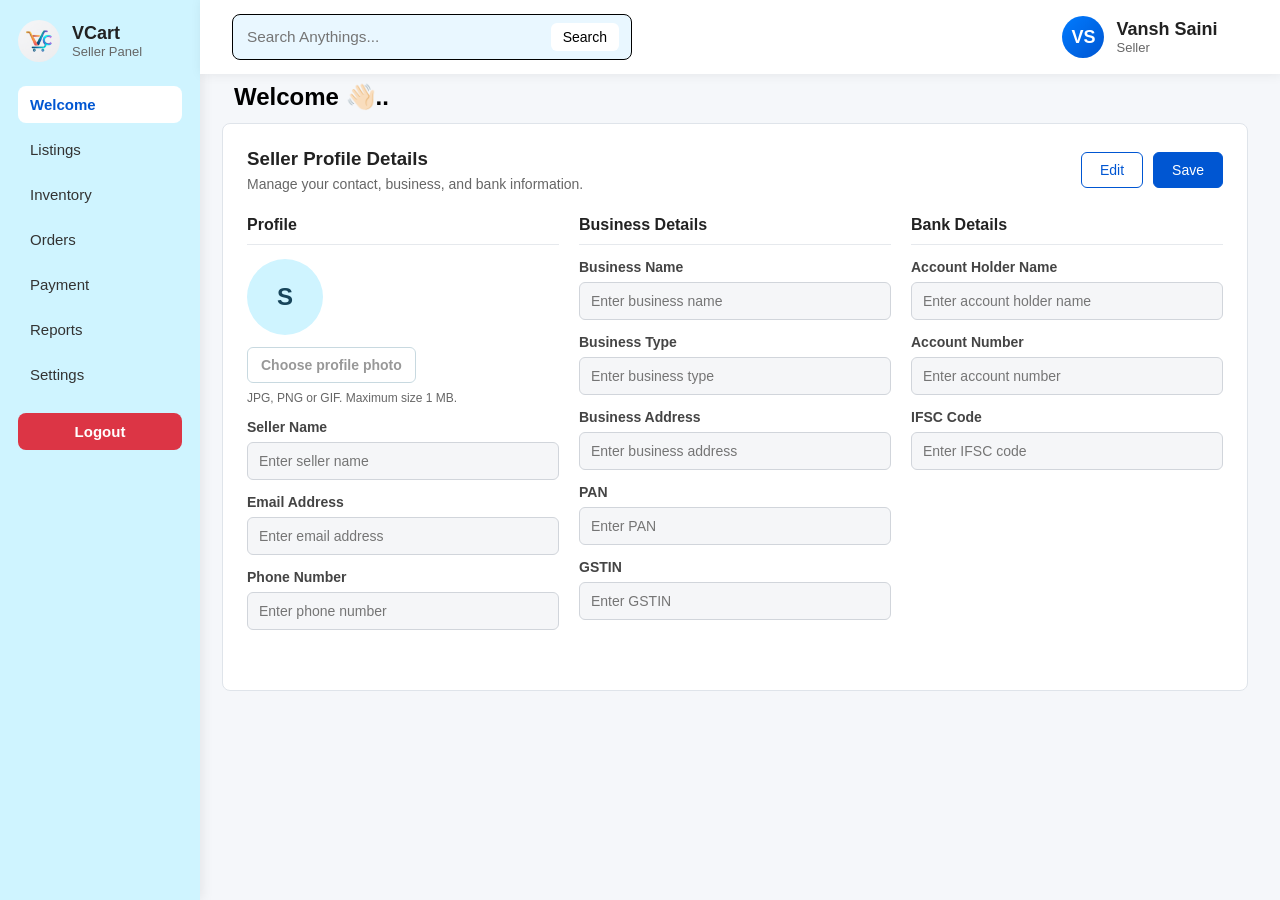
<file: seller.html>
<!DOCTYPE html>
<html lang="en">
    <head>
        <meta charset="UTF-8">
        <meta name="viewport" content="width=device-width, initial-scale=1.0">
        <title>VCart Seller Panel</title>
        <link rel="stylesheet" href="seller.css">
        <link rel="stylesheet" href="https://cdnjs.cloudflare.com/ajax/libs/font-awesome/6.7.2/css/all.min.css">
    </head>
    <body>
        <aside class="sidebar">
            <div class="navbar">
                <div class="brand">
                    <div class="brand-logo"><img src="images/1791043676658.png" alt="VCart Logo"></div>
                    <div>
                        <div class="brand-name">VCart</div>
                        <div class="brand-description">Seller Panel</div>
                    </div>
                </div>

                <nav class="nav-links" aria-label="Seller navigation">
                    <a href="#welcome" class="active" data-section="welcome">Welcome</a>
                    <a href="#listings" data-section="listings">Listings</a>
                    <a href="#inventory" data-section="inventory">Inventory</a>
                    <a href="#orders" data-section="orders">Orders</a>
                    <a href="#payment" data-section="payment">Payment</a>
                    <a href="#reports" data-section="reports">Reports</a>
                    <a href="#settings" data-section="settings">Settings</a>
                </nav>
                <button class="logout-btn" type="button" data-account-logout>Logout</button>
            </div>
        </aside>
        

        <div class="header">
            <div class="search-bar">
                <input type="search" placeholder="Search Anythings...">
                <button class="search-btn" type="button">Search</button>
            </div>
            <div class="profile">
                <div class="profile-pic">
                    <span id="seller-header-initials">VS</span>
                    <img id="seller-header-photo" alt="Seller profile photo" hidden>
                </div>
                <div>
                    <div class="profile-name">Vansh Saini</div>
                    <div class="profile-description">Seller</div>
                </div>
            </div>
        </div>

        <main class="main-content">
            <section class="content-section active" id="welcome">
                <div class="section-detail">Welcome 👋🏻..</div>
                <form class="profile-details" id="seller-profile-form">
                    <div class="profile-details-header">
                        <div>
                            <h3>Seller Profile Details</h3>
                            <p>Manage your contact, business, and bank information.</p>
                        </div>
                        <div class="profile-actions">
                            <button type="button" class="profile-edit-btn" id="profile-edit-btn">Edit</button>
                            <button type="submit" class="profile-save-btn">Save</button>
                        </div>
                    </div>

                    <div class="profile-fields">
                        <section class="profile-group" aria-labelledby="personal-details-heading">
                            <h4 id="personal-details-heading">Profile</h4>
                            <div class="seller-photo-row">
                                <div class="seller-photo-preview">
                                    <span id="seller-photo-initials">S</span>
                                    <img id="seller-photo-image" alt="Seller profile photo" hidden>
                                </div>
                                <div class="seller-photo-controls" id="seller-photo-controls">
                                    <label class="seller-photo-upload" for="seller-profile-photo">Choose profile photo</label>
                                    <input class="seller-photo-input" type="file" id="seller-profile-photo" accept="image/*" disabled>
                                    <span class="seller-photo-hint">JPG, PNG or GIF. Maximum size 1 MB.</span>
                                </div>
                            </div>
                            <label>Seller Name
                                <input type="text" name="sellerName" placeholder="Enter seller name" readonly>
                            </label>
                            <label>Email Address
                                <input type="email" name="email" placeholder="Enter email address" readonly>
                            </label>
                            <label>Phone Number
                                <input type="tel" name="phone" placeholder="Enter phone number" readonly>
                            </label>
                        </section>

                        <section class="profile-group" aria-labelledby="business-details-heading">
                            <h4 id="business-details-heading">Business Details</h4>
                            <label>Business Name
                                <input type="text" name="businessName" placeholder="Enter business name" readonly>
                            </label>
                            <label>Business Type
                                <input type="text" name="businessType" placeholder="Enter business type" readonly>
                            </label>
                            <label>Business Address
                                <input type="text" name="businessAddress" placeholder="Enter business address" readonly>
                            </label>
                            <label>PAN
                                <input type="text" name="pan" placeholder="Enter PAN" readonly>
                            </label>
                            <label>GSTIN
                                <input type="text" name="gstin" placeholder="Enter GSTIN" readonly>
                            </label>
                        </section>

                        <section class="profile-group" aria-labelledby="bank-details-heading">
                            <h4 id="bank-details-heading">Bank Details</h4>
                            <label>Account Holder Name
                                <input type="text" name="accountHolder" placeholder="Enter account holder name" readonly>
                            </label>
                            <label>Account Number
                                <input type="text" name="accountNumber" inputmode="numeric" placeholder="Enter account number" readonly>
                            </label>
                            <label>IFSC Code
                                <input type="text" name="ifsc" placeholder="Enter IFSC code" readonly>
                            </label>
                        </section>
                    </div>
                    <p class="profile-save-status" id="profile-save-status" aria-live="polite"></p>
                </form>
            </section>

            <section class="content-section" id="listings">
                <div class="section-detail">Listings</div>
                <div class="tabs">
                    <button class="listing-tab active" data-listing-panel="mylisting">My Listings</button>
                    <button class="listing-tab" data-listing-panel="addnew">Add New</button>
                    <button class="listing-tab" data-listing-panel="trackrequest">Track Approval Request</button>
                </div>

                <div class="listing-panel active" id="mylisting">
                    <div class="sub-section-detail">My Listing</div>
                    <div class="mylisting-tabs">
                        <button class="mylisting-tab active" data-mylisting-panel="active-listings">Active</button>
                        <button class="mylisting-tab" data-mylisting-panel="blocked-listings">Block</button>
                    </div>

                    <div class="table-scroll">
                    <table class="mylisting-subpanel active" id="active-listings">
                        <thead>
                            <tr>
                                <th>Product Image</th>
                                <th>Request ID</th>
                                <th>Product Name</th>
                                <th>Price</th>
                                <th>Color</th>
                                <th>Company Name</th>
                                <th>Category</th>
                                <th>Stock</th>
                                <th>Description</th>
                                <th>Status</th>
                            </tr>
                        </thead>
                        <tbody>
                            <tr>
                                <td></td>
                                <td></td>
                                <td></td>
                                <td></td>
                                <td></td>
                                <td></td>
                                <td></td>
                                <td></td>
                                <td></td>
                                <td></td>
                            </tr>
                        </tbody>
                    </table>

                    <table class="mylisting-subpanel" id="blocked-listings">
                        <thead>
                            <tr>
                                <th>Request ID</th>
                                <th>Product Image</th>
                                <th>Product Name</th>
                                <th>Price</th>
                                <th>Color</th>
                                <th>Status</th>
                                <th>Date Deactivation</th>
                            </tr>
                        </thead>
                        <tbody>
                            <tr>
                                <td></td>
                                <td></td>
                                <td></td>
                                <td></td>
                                <td></td>
                                <td></td>
                                <td></td>
                            </tr>
                        </tbody>
                    </table>
                    </div>
                </div>

                <div class="listing-panel" id="addnew">
                    <div class="sub-section-detail">Add New</div>
                    <form class="add-product-form">
                        <div class="add-product-form-header">
                            <div>
                                <h4>Product Details</h4>
                                <p>Add product information and upload 2 to 5 clear images.</p>
                            </div>
                        </div>

                        <div class="add-product-fields">
                            <label for="product-name">Product Name
                                <input type="text" id="product-name" name="name" placeholder="Enter product name" required>
                            </label>
                            <label for="product-company">Company Name
                                <input type="text" id="product-company" name="companyName" placeholder="Enter company name" required>
                            </label>
                            <label for="product-color">Color
                                <input type="text" id="product-color" name="color" placeholder="Enter product color" required>
                            </label>
                            <label for="product-price">Price (₹)
                                <input type="number" id="product-price" name="price" min="0.01" step="0.01" placeholder="Enter price" required>
                            </label>
                            <label for="product-category">Category
                                <select id="product-category" name="category" required>
                                    <option value="" disabled selected>Choose product category</option>
                                    <option value="Fashion">Fashion</option>
                                    <option value="Mobiles">Mobiles</option>
                                    <option value="Electronics">Electronics</option>
                                    <option value="Beauty">Beauty</option>
                                    <option value="Kitchen">Kitchen</option>
                                    <option value="Appliances">Appliances</option>
                                    <option value="Toys">Toys</option>
                                    <option value="Food & Health">Food &amp; Health</option>
                                    <option value="Sports">Sports</option>
                                    <option value="Furniture">Furniture</option>
                                    <option value="Books">Books</option>
                                </select>
                            </label>
                            <label for="product-stock">Stock Quantity
                                <input type="number" id="product-stock" name="stock" min="0" step="1" placeholder="Enter stock quantity" required>
                            </label>
                            <label class="add-product-description" for="product-description">Description
                                <textarea id="product-description" name="description" rows="5" placeholder="Describe your product" required></textarea>
                            </label>
                            <div class="add-product-image-field">
                                <p class="add-product-image-title">Product Images</p>
                                <div class="add-product-image-inputs">
                                    <label for="product-image-1">Image 1
                                        <input type="file" id="product-image-1" name="images" accept="image/*" required>
                                    </label>
                                    <label for="product-image-2">Image 2
                                        <input type="file" id="product-image-2" name="images" accept="image/*" required>
                                    </label>
                                    <label for="product-image-3">Image 3 (Optional)
                                        <input type="file" id="product-image-3" name="images" accept="image/*">
                                    </label>
                                    <label for="product-image-4">Image 4 (Optional)
                                        <input type="file" id="product-image-4" name="images" accept="image/*">
                                    </label>
                                    <label for="product-image-5">Image 5 (Optional)
                                        <input type="file" id="product-image-5" name="images" accept="image/*">
                                    </label>
                                </div>
                                <span>Upload one image in each field. First 2 images are required.</span>
                            </div>
                        </div>

                        <div class="product-image-preview" id="product-image-preview" aria-live="polite"></div>
                        <p class="product-form-status" id="product-form-status" aria-live="polite"></p>
                        <button class="add-product-submit" type="submit">Upload Product</button>
                    </form>
                </div>

                <div class="listing-panel" id="trackrequest">
                    <div class="sub-section-detail">Track Approval Request</div>
                    <div class="table-scroll">
                    <table>
                        <thead>
                            <tr>
                                <th>Request ID</th>
                                <th>Product Image</th>
                                <th>Product Name</th>
                                <th>Price</th>
                                <th>Color</th>
                                <th>Company Name</th>
                                <th>Uploaded Time</th>
                                <th>Status</th>
                                <th>Action</th>
                            </tr>
                        </thead>
                        <tbody>
                            <tr>
                                <td></td>
                                <td></td>
                                <td></td>
                                <td></td>
                                <td></td>
                                <td></td>
                                <td></td>
                                <td></td>
                                <td></td>
                            </tr>
                        </tbody>
                    </table>
                    </div>
                </div>
            </section>

            <section class="content-section" id="inventory">
                <div class="section-detail">Inventory</div>
                <div class="tabs">
                    <button class="inventory-tab active" data-inventory-panel="all-inventory">All Inventory</button>
                    <button class="inventory-tab" data-inventory-panel="stock-management">Stock Management</button>
                    <button class="inventory-tab" data-inventory-panel="price-management">Price Management</button>
                </div>

                <div class="inventory-panel active" id="all-inventory">
                    <div class="sub-section-detail">All Inventory</div>
                    <div class="table-scroll">
                    <table>
                        <thead>
                            <tr>
                                <th>Product Details</th>
                                <th>Product Category</th>
                                <th>Product Price</th>
                                <th>Product Quantity</th>
                            </tr>
                        </thead>
                        <tbody>
                            <tr>
                                <td></td>
                                <td></td>
                                <td></td>
                                <td></td>
                            </tr>
                        </tbody>
                    </table>
                    </div>
                </div>
                <div class="inventory-panel" id="stock-management">
                    <div class="sub-section-detail">Stock Management</div>
                    <div class="table-scroll">
                    <table>
                        <thead>
                            <tr>
                                <th>Product Details</th>
                                <th>Product Category</th>
                                <th>Product Quantity</th>
                            </tr>
                        </thead>
                        <tbody>
                            <tr>
                                <td></td>
                                <td></td>
                                <td></td>
                            </tr>
                        </tbody>
                    </table>
                    </div>
                </div>

                <div class="inventory-panel" id="price-management">
                    <div class="sub-section-detail">Price Management</div>
                    <div class="table-scroll">
                    <table>
                        <thead>
                            <tr>
                                <th>Product Details</th>
                                <th>Product Category</th>
                                <th>Product Price</th>
                            </tr>
                        </thead>
                        <tbody>
                            <tr>
                                <td></td>
                                <td></td>
                                <td></td>
                            </tr>
                        </tbody>
                    </table>
                    </div>
                </div>
            </section>

            <section class="content-section" id="orders">
                <div class="section-detail">Orders</div>
                <div class="tabs">
                    <button type="button" class="order-tab active" data-order-panel="active-orders">Active Orders</button>
                    <button type="button" class="order-tab" data-order-panel="returns">Returns</button>
                    <button type="button" class="order-tab" data-order-panel="cancellations">Cancellations</button>
                </div>

                <div class="order-panel active" id="active-orders">
                    <div class="sub-section-detail">Active Orders</div>
                    <div class="table-scroll">
                    <table>
                        <thead>
                            <tr>
                                <th>Order ID</th>
                                <th>Product</th>
                                <th>Customer</th>
                                <th>Order Date</th>
                                <th>Qty</th>
                                <th>Total Amount</th>
                                <th>Order Status</th>
                            </tr>
                        </thead>
                        <tbody>
                            <tr>
                                <td></td>
                                <td></td>
                                <td></td>
                                <td></td>
                                <td></td>
                                <td></td>
                                <td></td>
                            </tr>
                        </tbody>
                    </table>
                    </div>
                </div>

                <div class="order-panel" id="returns">
                    <div class="sub-section-detail">Returns</div>
                    <div class="table-scroll">
                    <table>
                        <thead>
                            <tr>
                                <th>Return ID</th>
                                <th>Product</th>
                                <th>Customer</th>
                                <th>Return Date</th>
                                <th>Reason</th>
                                <th>Qty</th>
                                <th>Amount</th>
                                <th>Refund</th>
                            </tr>
                        </thead>
                        <tbody>
                            <tr>
                                <td></td>
                                <td></td>
                                <td></td>
                                <td></td>
                                <td></td>
                                <td></td>
                                <td></td>
                                <td></td>
                            </tr>
                        </tbody>
                    </table>
                    </div>
                </div>

                <div class="order-panel" id="cancellations">
                    <div class="sub-section-detail">Cancellations</div>
                    <div class="table-scroll">
                    <table>
                        <thead>
                            <tr>
                                <th>Order ID</th>
                                <th>Product</th>
                                <th>Customer</th>
                                <th>Order Date</th>
                                <th>Cancel Date</th>
                                <th>Cancelled By</th>
                                <th>Reason</th>
                                <th>Amount</th>
                                <th>Payment</th>
                            </tr>
                        </thead>
                        <tbody>
                            <tr>
                                <td></td>
                                <td></td>
                                <td></td>
                                <td></td>
                                <td></td>
                                <td></td>
                                <td></td>
                                <td></td>
                                <td></td>
                            </tr>
                        </tbody>
                    </table>
                    </div>
                </div>
            </section>

            <section class="content-section" id="payment">
                <div class="section-detail">Payments</div>
                <div class="total-payments">
                    <div>Total Payments</div>
                    <div>15000/-</div>
                </div>
                <div class="payment-history">
                    <div class="sub-section-detail">History</div>
                    <div class="table-scroll">
                    <table>
                        <thead>
                            <tr>
                                <th>Product Name</th>
                                <th>Product Details</th>
                                <th>Price</th>
                                <th>Quantity</th>
                                <th>Total Amount</th>
                            </tr>
                        </thead>
                        <tbody>
                            <tr>
                                <td></td>
                                <td></td>
                                <td></td>
                                <td></td>
                                <td></td>
                            </tr>
                        </tbody>
                    </table>
                    </div>
                </div>
            </section>

            <section class="content-section" id="reports">
                <div class="section-detail">Reports</div>
                <div class="table-scroll">
                <table>
                    <thead>
                        <tr>
                            <th>Type</th>
                            <th>Sub Type</th>
                            <th>Date</th>
                            <th>Requsted Type</th>
                            <th>Genrated On</th>
                            <th>Status</th>
                            <th>Download Reports</th>
                        </tr>
                    </thead>
                    <tbody>
                        <tr>
                            <td></td>
                            <td></td>
                            <td></td>
                            <td></td>
                            <td></td>
                            <td></td>
                            <td></td>
                        </tr>
                    </tbody>
                </table>
                </div>
            </section>

            <section class="content-section" id="settings">
                <h3>Settings</h3>
                <div class="language-setting">
                    <label for="dashboard-language-select">Website language</label>
                    <select class="dashboard-language-select" id="dashboard-language-select" aria-label="Website language">
                        <option value="en">English</option>
                        <option value="hi">हिन्दी</option>
                        <option value="pa">ਪੰਜਾਬੀ</option>
                        <option value="bn">বাংলা</option>
                        <option value="ta">தமிழ்</option>
                        <option value="te">తెలుగు</option>
                    </select>
                    <p>Choose a language to translate this page instantly.</p>
                </div>
            </section>
        </main>

        <script src="account-session.js"></script>
        <script src="dashboard-language.js"></script>
        <script src="seller.js"></script>
    </body>
</html>
</file>
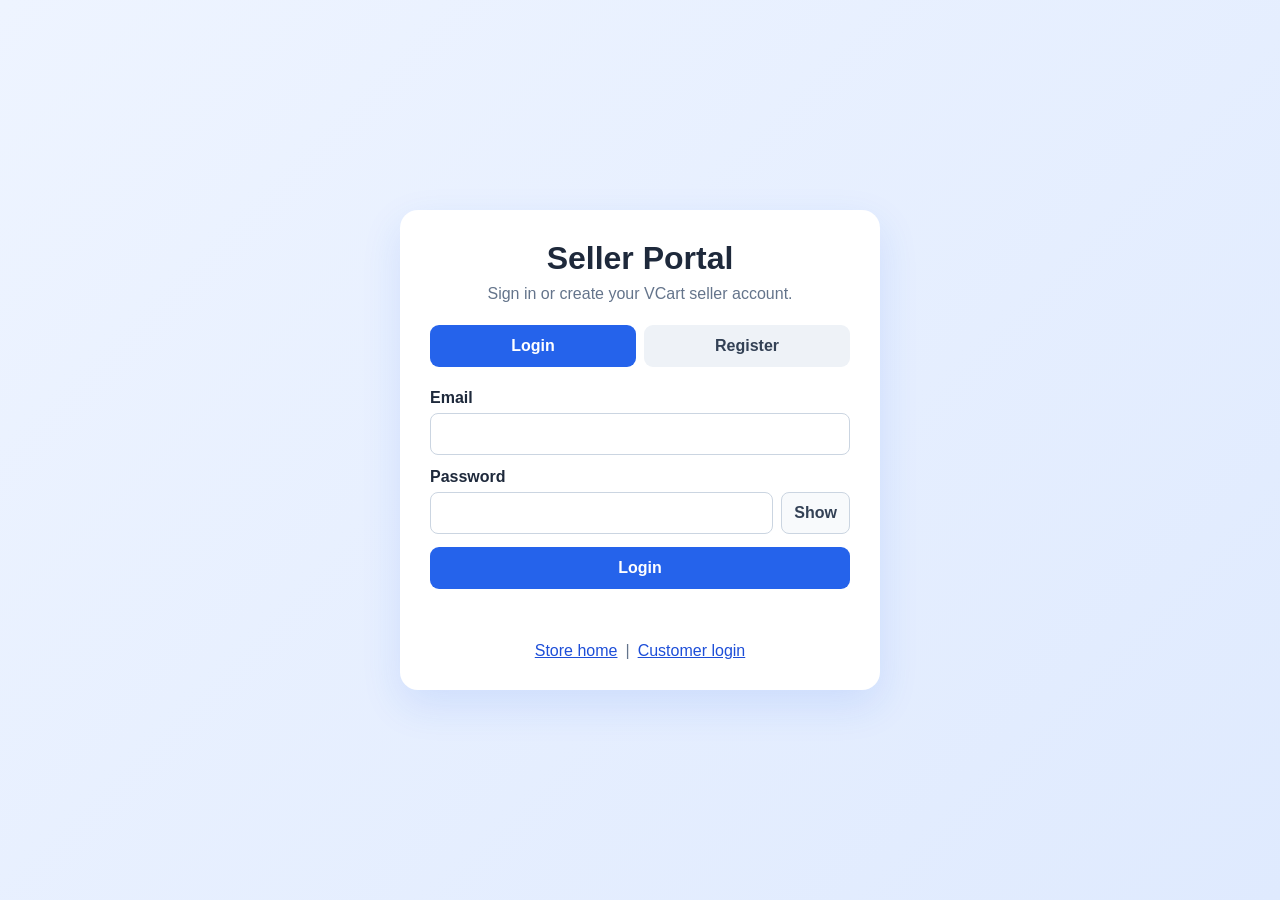
<file: sellerlogin.html>
<!DOCTYPE html>
<html lang="en">
<head>
	<meta charset="UTF-8">
	<meta name="viewport" content="width=device-width, initial-scale=1.0">
	<title>Seller Login & Registration | VCart</title>
	<style>
		* { box-sizing: border-box; }
		body {
			margin: 0;
			min-height: 100vh;
			display: grid;
			place-items: center;
			padding: 24px;
			background: linear-gradient(135deg, #eef4ff, #dfeafe);
			color: #1e293b;
			font-family: Arial, sans-serif;
		}
		.auth-card {
			width: min(100%, 480px);
			padding: 30px;
			border-radius: 18px;
			background: #fff;
			box-shadow: 0 15px 40px rgba(37, 99, 235, .12);
		}
		h1 { margin: 0 0 8px; text-align: center; }
		.intro { margin: 0 0 22px; color: #64748b; text-align: center; }
		.tabs { display: grid; grid-template-columns: 1fr 1fr; gap: 8px; margin-bottom: 22px; }
		.tabs button, form button {
			padding: 12px;
			border: 0;
			border-radius: 9px;
			font: inherit;
			font-weight: 700;
			cursor: pointer;
		}
		.tabs button { background: #eef2f7; color: #334155; }
		.tabs button[aria-selected="true"], form button { background: #2563eb; color: #fff; }
		form { display: grid; gap: 13px; }
		form[hidden] { display: none; }
		label { display: grid; gap: 6px; font-weight: 600; }
		input {
			width: 100%;
			padding: 11px 12px;
			border: 1px solid #cbd5e1;
			border-radius: 8px;
			font: inherit;
		}
		select {
			width: 100%;
			padding: 11px 12px;
			border: 1px solid #cbd5e1;
			border-radius: 8px;
			background: #fff;
			font: inherit;
		}
		input:focus { outline: 2px solid #93c5fd; border-color: #2563eb; }
		.password-control { display: flex; gap: 8px; }
		.password-control input { min-width: 0; flex: 1; }
		.password-toggle {
			padding: 0 12px;
			border: 1px solid #cbd5e1;
			border-radius: 8px;
			background: #f8fafc;
			color: #334155;
			font: inherit;
			font-weight: 600;
			cursor: pointer;
		}
		.message { min-height: 1.3em; margin: 14px 0 0; color: #b91c1c; }
		.links { display: flex; justify-content: center; gap: 8px; margin-top: 18px; color: #64748b; }
		a { color: #1d4ed8; }
	</style>
</head>
<body>
	<main class="auth-card">
		<h1>Seller Portal</h1>
		<p class="intro">Sign in or create your VCart seller account.</p>
		<div class="tabs" role="tablist" aria-label="Seller account">
			<button id="login-tab" type="button" role="tab" aria-controls="seller-login" aria-selected="true">Login</button>
			<button id="register-tab" type="button" role="tab" aria-controls="seller-register" aria-selected="false">Register</button>
		</div>
		<form id="seller-login" aria-labelledby="login-tab">
			<label>Email
				<input name="identifier" type="email" autocomplete="username" required>
			</label>
			<label>Password
				<span class="password-control">
					<input id="seller-login-password" name="password" type="password" autocomplete="current-password" required>
					<button class="password-toggle" type="button" data-password-target="seller-login-password" aria-label="Show password" aria-pressed="false">Show</button>
				</span>
			</label>
			<button type="submit">Login</button>
		</form>
		<form id="seller-register" aria-labelledby="register-tab" hidden>
			<label>Seller name
				<input name="sellerName" type="text" autocomplete="name" required>
			</label>
			<label>Email
				<input name="email" type="email" autocomplete="email" required>
			</label>
			<label>Phone
				<input name="phone" type="tel" autocomplete="tel" required>
			</label>
			<label>Business name
				<input name="businessName" type="text" autocomplete="organization" required>
			</label>
			<label>Business type
				<select name="businessType" required>
					<option value="">Select business type</option>
					<option value="Proprietorship">Sole proprietorship</option>
					<option value="Partnership">Partnership</option>
					<option value="LLP">LLP</option>
					<option value="Private Limited">Private limited company</option>
					<option value="Public Limited">Public limited company</option>
					<option value="Other">Other</option>
				</select>
			</label>
			<label>Business address
				<input name="businessAddress" type="text" autocomplete="street-address" required>
			</label>
			<label>PAN
				<input name="pan" type="text" placeholder="ABCDE1234F" minlength="10" maxlength="10" pattern="[A-Za-z]{5}[0-9]{4}[A-Za-z]" autocomplete="off" required>
			</label>
			<label>GSTIN (optional)
				<input name="gstin" type="text" placeholder="15-character GSTIN" minlength="15" maxlength="15" autocomplete="off">
			</label>
			<label>Bank account holder name
				<input name="accountHolder" type="text" autocomplete="name" required>
			</label>
			<label>Bank account number
				<input name="accountNumber" type="text" inputmode="numeric" pattern="[0-9]{9,18}" autocomplete="off" required>
			</label>
			<label>IFSC code
				<input name="ifsc" type="text" placeholder="ABCD0123456" minlength="11" maxlength="11" pattern="[A-Za-z]{4}0[A-Za-z0-9]{6}" autocomplete="off" required>
			</label>
			<label>Password (minimum 8 characters)
				<span class="password-control">
					<input id="seller-register-password" name="password" type="password" autocomplete="new-password" minlength="8" required>
					<button class="password-toggle" type="button" data-password-target="seller-register-password" aria-label="Show password" aria-pressed="false">Show</button>
				</span>
			</label>
			<label>Confirm password
				<span class="password-control">
					<input id="seller-confirm-password" name="confirmPassword" type="password" autocomplete="new-password" minlength="8" required>
					<button class="password-toggle" type="button" data-password-target="seller-confirm-password" aria-label="Show password" aria-pressed="false">Show</button>
				</span>
			</label>
			<button type="submit">Create seller account</button>
		</form>
		<p class="message" id="auth-message" role="status" aria-live="polite"></p>
		<div class="links"><a href="index.html">Store home</a><span>|</span><a href="userlogin.html">Customer login</a></div>
	</main>
	<script src="localstorage.js"></script>
	<script src="account-session.js"></script>
	<script>
        const loginTab = document.querySelector('#login-tab');
const registerTab = document.querySelector('#register-tab');
const loginForm = document.querySelector('#seller-login');
const registerForm = document.querySelector('#seller-register');
const authMessage = document.querySelector('#auth-message');

document.querySelectorAll('.password-toggle[data-password-target]').forEach((button) => {
	button.addEventListener('click', () => {
		const passwordInput = document.getElementById(button.dataset.passwordTarget);
		if (!passwordInput) return;
		const showPassword = passwordInput.type === 'password';
		passwordInput.type = showPassword ? 'text' : 'password';
		button.textContent = showPassword ? 'Hide' : 'Show';
		button.setAttribute('aria-label', `${showPassword ? 'Hide' : 'Show'} password`);
		button.setAttribute('aria-pressed', String(showPassword));
	});
});

function showSellerAuthForm(form) {
	const showLogin = form === loginForm;
	loginForm.hidden = !showLogin;
	registerForm.hidden = showLogin;
	loginTab.setAttribute('aria-selected', String(showLogin));
	registerTab.setAttribute('aria-selected', String(!showLogin));
	authMessage.textContent = '';
}

loginTab.addEventListener('click', () => showSellerAuthForm(loginForm));
registerTab.addEventListener('click', () => showSellerAuthForm(registerForm));

registerForm.addEventListener('submit', async (event) => {
	event.preventDefault();
	const formData = new FormData(registerForm);
	const password = String(formData.get('password') || '');
	if (password !== String(formData.get('confirmPassword') || '')) {
		authMessage.textContent = 'Passwords do not match.';
		registerForm.elements.confirmPassword.focus();
		return;
	}

	const seller = {
		sellerName: String(formData.get('sellerName') || '').trim(),
		email: String(formData.get('email') || '').trim(),
		phone: String(formData.get('phone') || '').trim(),
		businessName: String(formData.get('businessName') || '').trim(),
		businessType: String(formData.get('businessType') || '').trim(),
		businessAddress: String(formData.get('businessAddress') || '').trim(),
		gstin: String(formData.get('gstin') || '').trim(),
		pan: String(formData.get('pan') || '').trim().toUpperCase(),
		accountHolder: String(formData.get('accountHolder') || '').trim(),
		accountNumber: String(formData.get('accountNumber') || '').trim(),
		ifsc: String(formData.get('ifsc') || '').trim().toUpperCase(),
		password
	};

	try {
		const result = await window.VCartSellers.register(seller);
		if (result === false) {
			showSellerAuthForm(loginForm);
			loginForm.elements.identifier.value = seller.email;
			authMessage.textContent = 'An account or pending request with this email or phone already exists. Please log in or wait for admin review.';
			return;
		}
		if (result?.confirmationRequired) {
			showSellerAuthForm(loginForm);
			loginForm.elements.identifier.value = seller.email;
			authMessage.textContent = 'Confirm your email first. Then log in, open Create seller account again, and submit the business details.';
			return;
		}
		showSellerAuthForm(loginForm);
		loginForm.elements.identifier.value = seller.email;
		loginForm.elements.password.value = '';
		authMessage.textContent = 'Seller request submitted successfully. Your account will be created after admin approval.';
	} catch (error) {
		console.error('Could not register the seller account.', error);
		authMessage.textContent = error instanceof TypeError
			? error.message
			: `Could not save the account: ${error instanceof Error ? error.message : String(error)}. Please try again.`;
	}
});

loginForm.addEventListener('submit', async (event) => {
	event.preventDefault();
	const identifier = loginForm.elements.identifier.value.trim();
	const password = loginForm.elements.password.value;
	try {
		const authentication = await window.VCartSellers.authenticate(identifier, password);
		if (authentication.status === 'blocked') {
			authMessage.textContent = 'This seller account is blocked. Please contact the administrator.';
			return;
		}
		if (authentication.status === 'pending') {
			if (!authentication.applicationComplete) {
				showSellerAuthForm(registerForm);
				registerForm.elements.email.value = identifier;
				authMessage.textContent = 'Complete the seller application after email confirmation, then submit it for admin approval.';
			} else {
				authMessage.textContent = 'Your seller request is pending admin approval.';
			}
			return;
		}
		if (authentication.status === 'rejected') {
			authMessage.textContent = 'Your seller request was rejected. Please contact the administrator for more information.';
			return;
		}
		if (authentication.status !== 'authenticated') {
			if (authentication.status === 'unconfirmed') {
				authMessage.textContent = 'Please confirm your email using the link we sent, then log in again.';
				return;
			}
			if (authentication.status === 'email_required') {
				authMessage.textContent = 'Please log in using your email address.';
				return;
			}
			authMessage.textContent = 'Email or password is incorrect.';
			return;
		}
		const account = authentication.account || { role: 'seller', ...authentication.seller };
		window.VCartSession.set(account);
		window.VCartAccountSession.set(account);
		window.location.href = authentication.account?.role === 'admin' ? 'sa.html' : 'seller.html';
	} catch (error) {
		console.error('Could not authenticate the seller.', error);
		authMessage.textContent = 'Could not check the account. Please try again.';
	}
});

    </script>
</body>
</html>
</file>
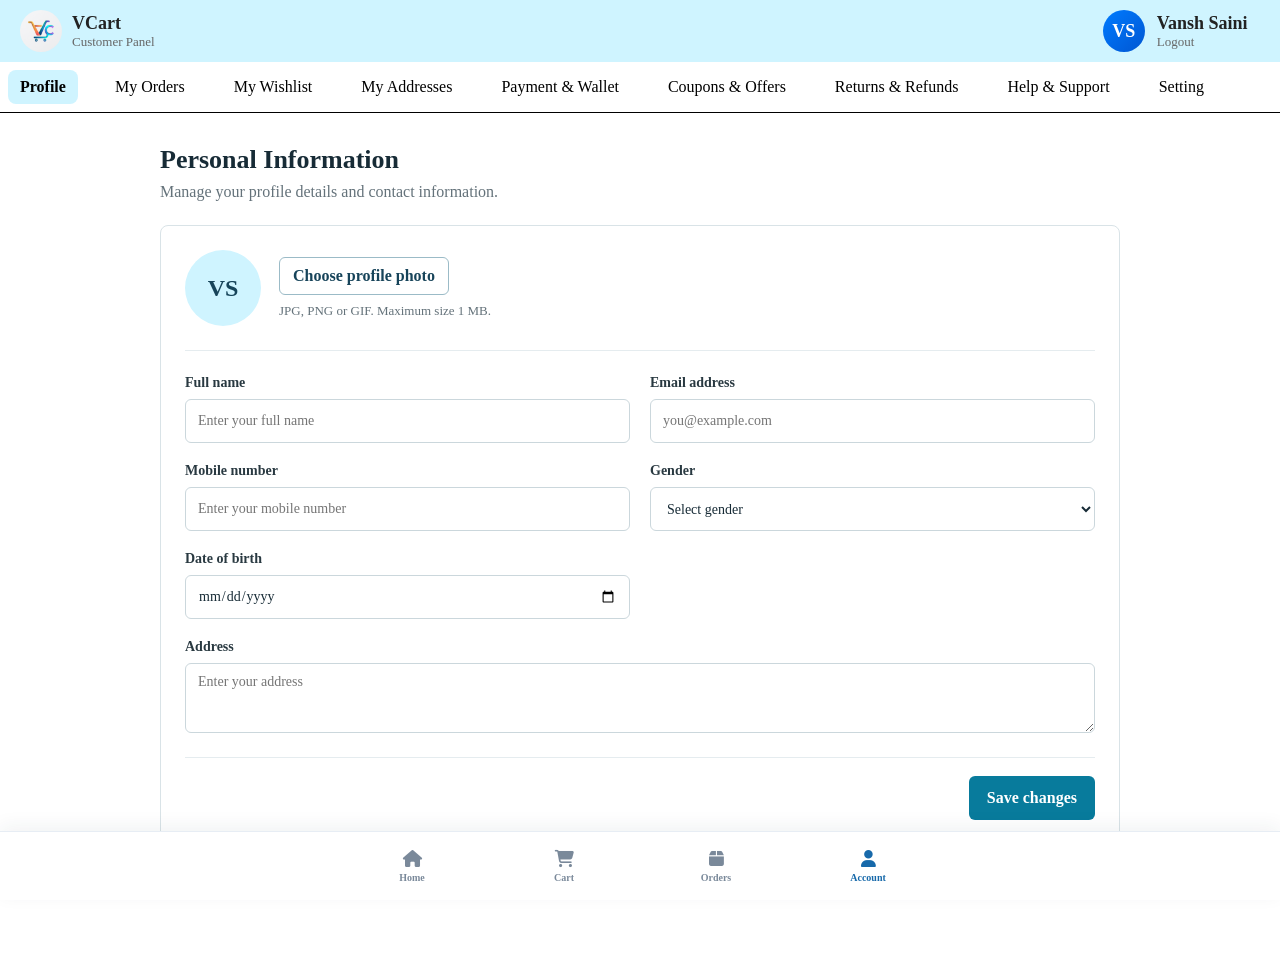
<file: user.html>
<!DOCTYPE html>
<html lang="en">
  <head>
    <meta charset="UTF-8">
    <meta name="viewport" content="width=device-width, initial-scale=1.0, viewport-fit=cover">
    <title data-i18n="title.page">VCart | Customer Panel</title>
    <link rel="stylesheet" href="user.css">
    <link rel="stylesheet" href="nav-bottom.css">
    <link rel="stylesheet" href="https://cdnjs.cloudflare.com/ajax/libs/font-awesome/6.7.2/css/all.min.css">
  </head>
  <body>
      <div class="top">
          <div class="header">
            <div class="brand">
                <div class="brand-logo"><img src="images/1791043676658.png"></div>
                <div>
                    <div class="brand-name">VCart</div>
                    <div class="brand-description" data-i18n="brand.description">Customer Panel</div>
                </div>
            </div>
            <div class="profile">
                <div class="profile-pic" id="header-profile-pic">
                    <span id="header-profile-initials">VS</span>
                    <img id="header-profile-image" alt="" hidden>
                </div>
                <div>
                    <div class="profile-name" id="header-profile-name">Vansh Saini</div>
                    <a href="index.html" data-account-logout>
                        <div class="profile-logout" data-i18n="header.logout">Logout</div>
                    </a>
                </div>
            </div>
          </div>
          <nav class="navbar">
              <button class="nav-item active" type="button" data-section="dashboard" aria-controls="dashboard" aria-pressed="true" data-i18n="nav.profile">Profile</button>
              <button class="nav-item" type="button" data-section="my-order" aria-controls="my-order" aria-pressed="false" data-i18n="nav.orders">My Orders</button>
              <button class="nav-item" type="button" data-section="my-wishlist" aria-controls="my-wishlist" aria-pressed="false" data-i18n="nav.wishlist">My Wishlist</button>
              <button class="nav-item" type="button" data-section="my-addresses" aria-controls="my-addresses" aria-pressed="false" data-i18n="nav.addresses">My Addresses</button>
              <button class="nav-item" type="button" data-section="payment-wallet" aria-controls="payment-wallet" aria-pressed="false" data-i18n="nav.wallet">Payment & Wallet</button>
              <button class="nav-item" type="button" data-section="coupons-offers" aria-controls="coupons-offers" aria-pressed="false" data-i18n="nav.offers">Coupons & Offers</button>
              <button class="nav-item" type="button" data-section="returns-refunds" aria-controls="returns-refunds" aria-pressed="false" data-i18n="nav.returns">Returns & Refunds</button>
              <button class="nav-item" type="button" data-section="help-support" aria-controls="help-support" aria-pressed="false" data-i18n="nav.help">Help & Support</button>
              <button class="nav-item" type="button" data-section="setting" aria-controls="setting" aria-pressed="false" data-i18n="nav.settings">Setting</button>
          </nav>
      </div>

      <main class="main-content">
            <section class="dashboard content-section active" id="dashboard">
                <div class="profile-heading">
                    <div>
                        <h2 data-i18n="profile.title">Personal Information</h2>
                        <p data-i18n="profile.description">Manage your profile details and contact information.</p>
                    </div>
                </div>
                <form class="profile-form" id="profile-form">
                    <div class="profile-photo-row">
                        <div class="profile-photo-preview" id="profile-photo-preview">
                            <span id="profile-photo-initials">VS</span>
                            <img id="profile-photo-image" alt="Profile photo" data-i18n-alt="profile.photoAlt" hidden>
                        </div>
                        <div class="photo-controls">
                            <label class="photo-upload" for="profile-photo" data-i18n="profile.choosePhoto">Choose profile photo</label>
                            <input class="visually-hidden" type="file" id="profile-photo" accept="image/*">
                            <span class="field-hint" data-i18n="profile.photoHint">JPG, PNG or GIF. Maximum size 1 MB.</span>
                        </div>
                    </div>

                    <div class="profile-fields">
                        <label class="profile-field" for="profile-name">
                            <span data-i18n="field.fullName">Full name</span>
                            <input type="text" id="profile-name" name="name" autocomplete="name" placeholder="Enter your full name" data-i18n-placeholder="placeholder.fullName" required>
                        </label>
                        <label class="profile-field" for="profile-email">
                            <span data-i18n="field.email">Email address</span>
                            <input type="email" id="profile-email" name="email" autocomplete="email" placeholder="you@example.com" data-i18n-placeholder="placeholder.email" readonly required>
                        </label>
                        <label class="profile-field" for="profile-mobile">
                            <span data-i18n="field.mobile">Mobile number</span>
                            <input type="tel" id="profile-mobile" name="mobile" autocomplete="tel" placeholder="Enter your mobile number" data-i18n-placeholder="placeholder.mobile">
                        </label>
                        <label class="profile-field" for="profile-gender">
                            <span data-i18n="field.gender">Gender</span>
                            <select id="profile-gender" name="gender">
                                <option value="" data-i18n="gender.select">Select gender</option>
                                <option value="Female" data-i18n="gender.female">Female</option>
                                <option value="Male" data-i18n="gender.male">Male</option>
                                <option value="Other" data-i18n="gender.other">Other</option>
                                <option value="Prefer not to say" data-i18n="gender.private">Prefer not to say</option>
                            </select>
                        </label>
                        <label class="profile-field" for="profile-dob">
                            <span data-i18n="field.dob">Date of birth</span>
                            <input type="date" id="profile-dob" name="dob" autocomplete="bday">
                        </label>
                        <label class="profile-field profile-field-wide" for="profile-address">
                            <span data-i18n="field.address">Address</span>
                            <textarea id="profile-address" name="address" autocomplete="street-address" rows="3" placeholder="Enter your address" data-i18n-placeholder="placeholder.address"></textarea>
                        </label>
                    </div>

                    <div class="profile-form-footer">
                        <p class="profile-save-status" id="profile-save-status" role="status" aria-live="polite"></p>
                        <button class="save-profile-button" type="submit" data-i18n="profile.save">Save changes</button>
                    </div>
                </form>
            </section>
            <section class="my-order content-section" id="my-order">
                <h2 data-i18n="section.orders">My Orders</h2>
            </section>
            <section class="my-wishlist content-section" id="my-wishlist">
                <h2 data-i18n="section.wishlist">My Wishlist</h2>
                <p id="wishlist-empty">Your wishlist is empty.</p>
                <div class="wishlist-grid" id="wishlist-products"></div>
            </section>
            <section class="my-addresses content-section" id="my-addresses">
                <div class="profile-heading addresses-heading">
                    <div>
                        <h2 data-i18n="addresses.title">My Addresses</h2>
                        <p data-i18n="addresses.description">Keep your permanent and order delivery addresses organized.</p>
                    </div>
                </div>
                <div class="address-grid">
                    <section class="address-card" aria-labelledby="permanent-address-title">
                        <div class="address-card-heading">
                            <div>
                                <h3 id="permanent-address-title" data-i18n="addresses.permanentTitle">Permanent Address</h3>
                                <p data-i18n="addresses.permanentDescription">Your home or primary address</p>
                            </div>
                            <span class="address-tag" data-i18n="addresses.permanentTag">Permanent</span>
                        </div>
                        <div class="address-fields">
                            <label class="profile-field" for="permanent-name">
                                <span data-i18n="field.fullName">Full name</span>
                                <input id="permanent-name" type="text" autocomplete="name" placeholder="Enter full name" data-i18n-placeholder="placeholder.fullNameShort">
                            </label>
                            <label class="profile-field" for="permanent-mobile">
                                <span data-i18n="field.mobile">Mobile number</span>
                                <input id="permanent-mobile" type="tel" autocomplete="tel" placeholder="Enter mobile number" data-i18n-placeholder="placeholder.mobileShort">
                            </label>
                            <label class="profile-field address-field-wide" for="permanent-line">
                                <span data-i18n="field.address">Address</span>
                                <textarea id="permanent-line" autocomplete="street-address" rows="3" placeholder="House number, street, area" data-i18n-placeholder="placeholder.street"></textarea>
                            </label>
                            <label class="profile-field" for="permanent-city">
                                <span data-i18n="field.city">City</span>
                                <input id="permanent-city" type="text" autocomplete="address-level2" placeholder="Enter city" data-i18n-placeholder="placeholder.city">
                            </label>
                            <label class="profile-field" for="permanent-postal">
                                <span data-i18n="field.pin">PIN code</span>
                                <input id="permanent-postal" type="text" inputmode="numeric" autocomplete="postal-code" placeholder="Enter PIN code" data-i18n-placeholder="placeholder.pin">
                            </label>
                        </div>
                        <div class="address-save-footer">
                            <p id="permanent-address-status" role="status" aria-live="polite"></p>
                            <button class="save-profile-button" id="save-permanent-address" type="button" data-i18n="addresses.save">Save address</button>
                        </div>
                    </section>

                    <section class="address-card" aria-labelledby="delivery-address-title">
                        <div class="address-card-heading">
                            <div>
                                <h3 id="delivery-address-title" data-i18n="addresses.deliveryTitle">Order Delivery Address</h3>
                                <p data-i18n="addresses.deliveryDescription">Where you want your orders delivered</p>
                            </div>
                            <span class="address-tag delivery-tag" data-i18n="addresses.deliveryTag">Delivery</span>
                        </div>
                        <div class="address-fields">
                            <label class="profile-field" for="delivery-name">
                                <span data-i18n="field.fullName">Full name</span>
                                <input id="delivery-name" type="text" autocomplete="name" placeholder="Enter full name" data-i18n-placeholder="placeholder.fullNameShort">
                            </label>
                            <label class="profile-field" for="delivery-mobile">
                                <span data-i18n="field.mobile">Mobile number</span>
                                <input id="delivery-mobile" type="tel" autocomplete="tel" placeholder="Enter mobile number" data-i18n-placeholder="placeholder.mobileShort">
                            </label>
                            <label class="profile-field address-field-wide" for="delivery-line">
                                <span data-i18n="field.address">Address</span>
                                <textarea id="delivery-line" autocomplete="street-address" rows="3" placeholder="House number, street, area" data-i18n-placeholder="placeholder.street"></textarea>
                            </label>
                            <label class="profile-field" for="delivery-city">
                                <span data-i18n="field.city">City</span>
                                <input id="delivery-city" type="text" autocomplete="address-level2" placeholder="Enter city" data-i18n-placeholder="placeholder.city">
                            </label>
                            <label class="profile-field" for="delivery-postal">
                                <span data-i18n="field.pin">PIN code</span>
                                <input id="delivery-postal" type="text" inputmode="numeric" autocomplete="postal-code" placeholder="Enter PIN code" data-i18n-placeholder="placeholder.pin">
                            </label>
                        </div>
                        <div class="address-save-footer">
                            <p id="delivery-address-status" role="status" aria-live="polite"></p>
                            <button class="save-profile-button" id="save-delivery-address" type="button" data-i18n="addresses.save">Save address</button>
                        </div>
                    </section>
                </div>
            </section>
            <section class="payment-wallet content-section" id="payment-wallet">
                <h2 data-i18n="section.wallet">Payment & Wallet</h2>
            </section>
            <section class="coupons-offers content-section" id="coupons-offers">
                <div class="profile-heading offers-heading">
                    <div>
                        <h2 data-i18n="offers.title">Coupons & Offers</h2>
                        <p data-i18n="offers.subtitle">Pick an offer, copy its code, and use it at checkout.</p>
                    </div>
                </div>
                <div class="offers-grid">
                    <article class="offer-card">
                        <div class="offer-card-top">
                            <span class="offer-badge" data-i18n="offers.limited">Limited time</span>
                            <span class="offer-discount">10% <span data-i18n="offers.off">OFF</span></span>
                        </div>
                        <h3 data-i18n="offers.tenTitle">Save 10% on your order</h3>
                        <p class="offer-description" data-i18n="offers.tenDescription">Get 10% off on eligible products across the store.</p>
                        <p class="offer-terms" data-i18n="offers.tenTerms">Minimum order: ₹499 · Maximum discount: ₹150</p>
                        <div class="offer-code-row">
                            <code>SAVE10</code>
                            <button class="coupon-copy-button" type="button" data-coupon-code="SAVE10" data-i18n="offers.copy">Copy code</button>
                        </div>
                    </article>

                    <article class="offer-card">
                        <div class="offer-card-top">
                            <span class="offer-badge offer-badge-value" data-i18n="offers.bestValue">Best value</span>
                            <span class="offer-discount">20% <span data-i18n="offers.off">OFF</span></span>
                        </div>
                        <h3 data-i18n="offers.twentyTitle">Extra savings for your first order</h3>
                        <p class="offer-description" data-i18n="offers.twentyDescription">Enjoy a bigger discount on your first purchase.</p>
                        <p class="offer-terms" data-i18n="offers.twentyTerms">Minimum order: ₹799 · Maximum discount: ₹300</p>
                        <div class="offer-code-row">
                            <code>FIRST20</code>
                            <button class="coupon-copy-button" type="button" data-coupon-code="FIRST20" data-i18n="offers.copy">Copy code</button>
                        </div>
                    </article>

                    <article class="offer-card">
                        <div class="offer-card-top">
                            <span class="offer-badge offer-badge-delivery" data-i18n="offers.delivery">Delivery offer</span>
                            <span class="offer-discount offer-discount-free" data-i18n="offers.free">FREE</span>
                        </div>
                        <h3 data-i18n="offers.shippingTitle">Free delivery on your order</h3>
                        <p class="offer-description" data-i18n="offers.shippingDescription">Save on delivery charges when you shop more.</p>
                        <p class="offer-terms" data-i18n="offers.shippingTerms">Minimum order: ₹299 · No maximum discount</p>
                        <div class="offer-code-row">
                            <code>SHIPFREE</code>
                            <button class="coupon-copy-button" type="button" data-coupon-code="SHIPFREE" data-i18n="offers.copy">Copy code</button>
                        </div>
                    </article>
                </div>
                <p class="coupon-feedback" id="coupon-feedback" role="status" aria-live="polite"></p>
            </section>
            <section class="returns-refunds content-section" id="returns-refunds">
                <h2 data-i18n="section.returns">Returns & Refunds</h2>
            </section>
            <section class="help-support content-section" id="help-support">
                <h2 data-i18n="section.help">Help & Support</h2>
            </section>
            <section class="setting content-section" id="setting">
              <h2 data-i18n="setting.title">Settings</h2>
              <div class="language-setting">
                  <label for="language-select" data-i18n="setting.languageLabel">Website language</label>
                  <select id="language-select" name="language" aria-describedby="language-help">
                      <option value="en">English</option>
                      <option value="hi">हिन्दी</option>
                      <option value="pa">ਪੰਜਾਬੀ</option>
                      <option value="bn">বাংলা</option>
                      <option value="ta">தமிழ்</option>
                      <option value="te">తెలుగు</option>
                  </select>
                  <p id="language-help" data-i18n="setting.languageHelp">Choose a language to translate this page instantly.</p>
                  <p id="settings-save-status" role="status" aria-live="polite"></p>
                  <button class="save-profile-button" id="save-settings" type="button" data-i18n="settings.save">Save settings</button>
              </div>
            </section>
        </main>
        <nav class="nav-bottom" aria-label="Main navigation">
            <a href="index.html" data-home-link>
                <i class="fa-solid fa-house" aria-hidden="true"></i>
                <span>Home</span>
            </a>
            <a href="cart.html" data-cart-link>
                <i class="fa-solid fa-cart-shopping" aria-hidden="true"></i>
                <span>Cart</span>
            </a>
            <a href="order.html" data-order-link>
                <i class="fa-solid fa-box" aria-hidden="true"></i>
                <span>Orders</span>
            </a>
            <a href="user.html" data-account-link aria-current="page">
                <i class="fa-solid fa-user" aria-hidden="true"></i>
                <span>Account</span>
            </a>
        </nav>
        <script src="account-session.js"></script>
        <script src="wishlist.js"></script>
        <script src="dashboard-language.js"></script>
        <script src="user.js"></script>
  </body>
</html>
</file>
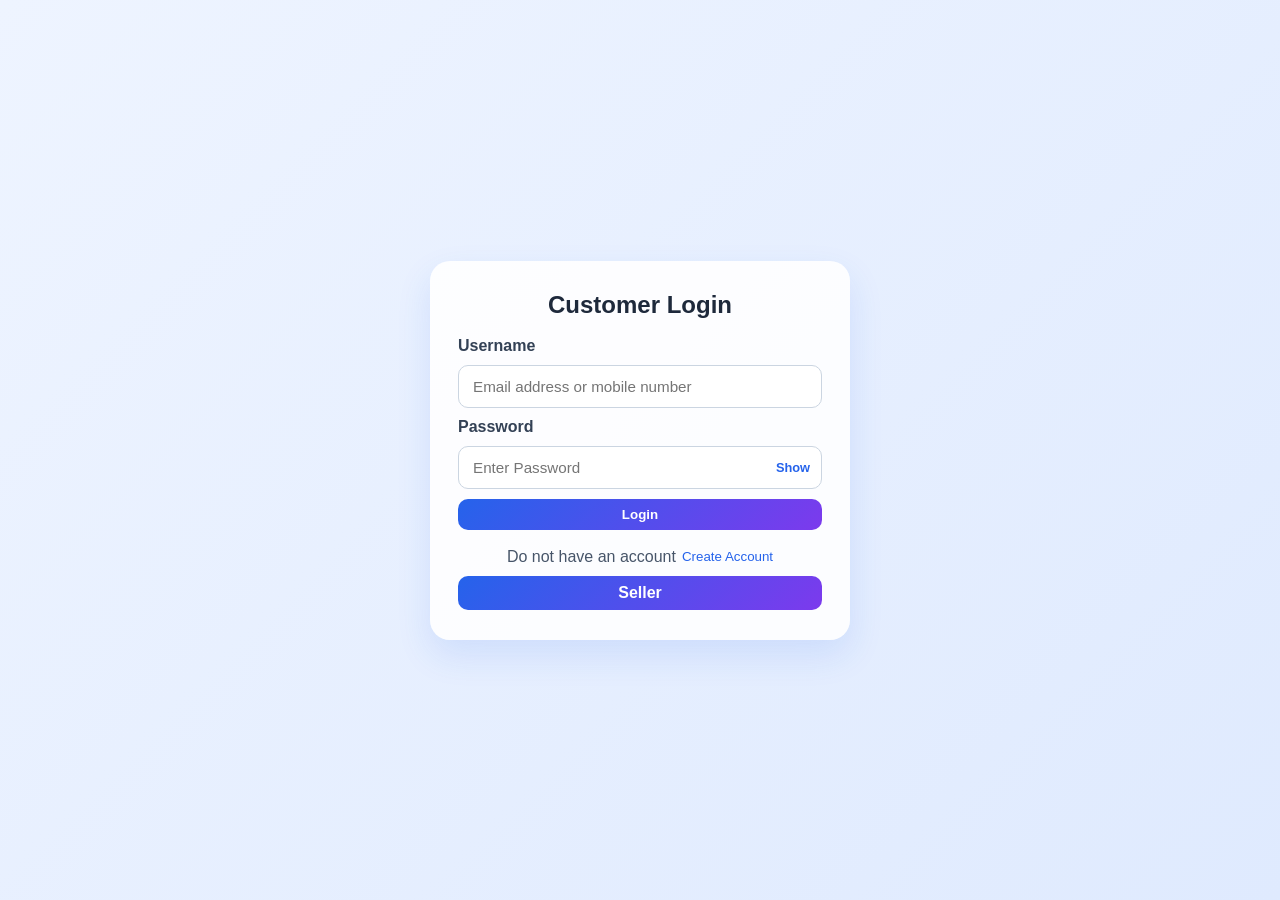
<file: userlogin.html>
<!DOCTYPE html>
<html lang="en">
    <head>
        <meta charset="UTF-8" />
        <meta name="viewport" content="width=device-width, initial-scale=1.0" />
        <title>Customer Register</title>
        <style>
            * {
                box-sizing: border-box;
            }

            a {
                text-decoration: none;
                color: black;
            }

            body {
                margin: 0;
                min-height: 100vh;
                display: flex;
                align-items: center;
                justify-content: center;
                background: linear-gradient(135deg, #eef4ff 0%, #dfeafe 100%);
                font-family: Arial, sans-serif;
                padding: 30px 20px;
            }

            form {
                width: min(420px, 90vw);
                background: rgba(255, 255, 255, 0.9);
                border-radius: 20px;
                box-shadow: 0 15px 35px rgba(37, 99, 235, 0.12);
                padding: 30px 28px;
                display: flex;
                flex-direction: column;
                gap: 10px;
            }

            .customer-register {
                display: none;
            }

            .customer-login {
                display: flex;
            }

            .visible {
                display: flex;
            }

            .hidden {
                display: none !important;
            }

            h2 {
                margin: 0 0 8px;
                text-align: center;
                color: #1e293b;
            }

            label,
            lable {
                font-weight: 600;
                color: #334155;
            }

            input,
            select {
                width: 100%;
                padding: 12px 14px;
                border-radius: 10px;
                border: 1px solid #cbd5e1;
                outline: none;
                font-size: 0.95rem;
            }

            .password-wrapper {
                position: relative;
                width: 100%;
            }

            .password-wrapper input {
                padding-right: 58px;
            }

            .toggle-password {
                position: absolute;
                right: 12px;
                top: 50%;
                transform: translateY(-50%);
                background: transparent !important;
                box-shadow: none !important;
                color: #2563eb;
                font-weight: 700;
                font-size: 0.8rem;
                padding: 0;
                border: none;
                cursor: pointer;
            }

            .password-warning {
                display: none;
                color: #dc2626;
                font-size: 0.8rem;
                margin-top: -4px;
                font-weight: 600;
            }

            .password-warning.show {
                display: block;
            }

            input:focus,
            select:focus {
                border-color: #2563eb;
                box-shadow: 0 0 0 4px rgba(37, 99, 235, 0.1);
            }

            a{
                border: none;
                border-radius: 10px;
                background: linear-gradient(135deg, #2563eb, #7c3aed);
                align-items: center;
                justify-content: center;
                display: flex;
                color: white;
                font-weight: 700;
                padding: 8px 16px;
                cursor: pointer;
                transition: 0.2s ease;
            }

            .register-btn,
            .login-btn {
                border: none;
                border-radius: 10px;
                background: linear-gradient(135deg, #2563eb, #7c3aed);
                align-items: center;
                justify-content: center;
                display: flex;
                color: white;
                font-weight: 700;
                padding: 8px 16px;
                cursor: pointer;
                transition: 0.2s ease;
            }

            button{
                background: transparent;
                border: none;
                color: white;
            }

            p {
                display: flex;
                justify-content: center;
                margin: 8px 0 0;
                text-align: center;
                color: #475569;
            }

            p button {
                background: transparent;
                color: #2563eb;
                box-shadow: none;
                padding: 0;
                margin-left: 6px;
            }
        </style>
    </head>
    <body>
        <form class="customer-register" id="registerForm">
            <h2> Create Customer Account</h2>
            <label>Full Name</label>
            <input type="text" placeholder="Full Name" required>
            <label>Email Address</label>
            <input type="email" placeholder="Enter Email address" required>
            <label>Mobile Number</label>
            <input type="tel" placeholder="Enter Mobile Number" required>
            <label>Date of Birth</label>
            <input type="date" placeholder="Enter Your DOB" required>
            <label>Gender</label>
            <select aria-label="Gender" required>
                <option value="" selected disabled>Select Gender</option>
                <option value="Male">Male</option>
                <option value="Female">Female</option>
            </select>
            <label>Password</label>
            <div class="password-wrapper">
                <input type="password" name="password" placeholder="Enter Your Password" autocomplete="new-password" required>
                <button type="button" class="toggle-password" aria-label="Show password">Show</button>
            </div>
            <label>Confirm Password</label>
            <div class="password-wrapper">
                <input type="password" name="confirmPassword" id="confirmPassword" placeholder="Confirm Your Password" autocomplete="new-password" required>
                <button type="button" class="toggle-password" aria-label="Show password">Show</button>
            </div>
            <div id="passwordWarning" class="password-warning">Password do not match.</div>
            <button type="submit" class="register-btn">Register</button>
            <p> Already have an account <button type="button" class="toggle-btn" data-target="login">Login</button></p>
        </form>

        <form class="customer-login visible" id="loginForm">
            <h2> Customer Login</h2>
            <label>Username</label>
            <input type="text" name="username" placeholder="Email address or mobile number" autocomplete="username" required>
            <label>Password</label>
            <div class="password-wrapper">
                <input type="password" name="password" placeholder="Enter Password" autocomplete="current-password" required>
                <button type="button" class="toggle-password" aria-label="Show password">Show</button>
            </div>
            <button type="submit" class="login-btn">Login</button>
            <p> Do not have an account <button type="button" class="toggle-btn" data-target="register">Create Account</button></p>
            <a href="sellerlogin.html">Seller</a>
        </form>
        <script src="localstorage.js"></script>
        <script src="account-session.js"></script>
        <script>
            const loginForm = document.getElementById('loginForm');
            const registerForm = document.getElementById('registerForm');
            const toggleButtons = document.querySelectorAll('.toggle-btn');
            const passwordToggles = document.querySelectorAll('.toggle-password');
            const passwordInput = document.querySelector('#registerForm input[name="password"]');
            const confirmPasswordInput = document.getElementById('confirmPassword');
            const passwordWarning = document.getElementById('passwordWarning');

            function getCustomerPostLoginUrl() {
                const returnTo = new URLSearchParams(window.location.search).get('returnTo');
                if (!returnTo) return 'user.html';

                try {
                    const destination = new URL(returnTo, window.location.href);
                    const allowedPages = new Set([
                        'index.html',
                        'product-details.html',
                        'cart.html',
                        'checkout.html',
                        'order.html'
                    ]);
                    const pageName = destination.pathname.split('/').pop().toLowerCase();
                    const currentDirectory = new URL('.', window.location.href);
                    const destinationDirectory = new URL('.', destination);
                    if (destination.origin !== window.location.origin
                        || destinationDirectory.pathname !== currentDirectory.pathname
                        || !allowedPages.has(pageName)) {
                        return 'user.html';
                    }

                    return destination.href;
                } catch (error) {
                    console.error('Could not restore the requested page after login.', error);
                    return 'user.html';
                }
            }

            function showForm(formToShow, formToHide) {
                if (!formToShow || !formToHide) return;
                formToShow.classList.remove('hidden');
                formToShow.classList.add('visible');
                formToHide.classList.remove('visible');
                formToHide.classList.add('hidden');
            }

            function validatePasswordMatch() {
                if (!passwordInput || !confirmPasswordInput || !passwordWarning) return;

                const isMatch = passwordInput.value === confirmPasswordInput.value && confirmPasswordInput.value !== '';
                passwordWarning.classList.toggle('show', !isMatch && confirmPasswordInput.value !== '');
            }

            toggleButtons.forEach(function (button) {
                button.addEventListener('click', function () {
                    const target = this.getAttribute('data-target');

                    if (target === 'register') {
                        showForm(registerForm, loginForm);
                    } else if (target === 'login') {
                        showForm(loginForm, registerForm);
                    }
                });
            });

            passwordToggles.forEach(function (button) {
                button.addEventListener('click', function () {
                    const passwordField = this.parentElement.querySelector('input');
                    if (!passwordField) return;

                    const isPasswordHidden = passwordField.type === 'password';
                    passwordField.type = isPasswordHidden ? 'text' : 'password';
                    this.textContent = isPasswordHidden ? 'Hide' : 'Show';
                    this.setAttribute('aria-label', isPasswordHidden ? 'Hide password' : 'Show password');
                });
            });

            if (passwordInput) {
                passwordInput.addEventListener('input', validatePasswordMatch);
            }

            if (confirmPasswordInput) {
                confirmPasswordInput.addEventListener('input', validatePasswordMatch);
            }

            registerForm.addEventListener('submit', async function (event) {
                event.preventDefault();
                validatePasswordMatch();

                if (!passwordInput || !confirmPasswordInput) {
                    alert('Please fill in the password fields.');
                    return;
                }

                const formFields = registerForm.querySelectorAll('input[required], select[required]');
                let isValid = true;

                formFields.forEach((field) => {
                    if (!field.value.trim()) {
                        isValid = false;
                    }
                });

                if (!isValid) {
                    alert('Please complete all fields before registering.');
                    return;
                }

                if (passwordInput.value !== confirmPasswordInput.value) {
                    confirmPasswordInput.focus();
                    passwordWarning.classList.add('show');
                    return;
                }

                const customer = {
                    name: registerForm.querySelector('input[type="text"]').value.trim(),
                    email: registerForm.querySelector('input[type="email"]').value.trim(),
                    mobile: registerForm.querySelector('input[type="tel"]').value.trim(),
                    dob: registerForm.querySelector('input[type="date"]').value,
                    gender: registerForm.querySelector('select').value,
                    password: passwordInput.value
                };

                let registration;
                try {
                    registration = await window.VCartAccounts.register(customer);
                    if (registration === false) {
                        alert('An account with this email or mobile number already exists. Please log in.');
                        showForm(loginForm, registerForm);
                        loginForm.querySelector('input[name="username"]').value = customer.email;
                        return;
                    }
                } catch (error) {
                    console.error('Could not register the customer account.', error);
                    const reason = error instanceof Error ? error.message : String(error);
                    alert(`Could not create your account: ${reason}\n\nPlease review your details and try again.`);
                    return;
                }

                showForm(loginForm, registerForm);
                loginForm.querySelector('input[name="username"]').value = customer.email;
                loginForm.querySelector('input[name="password"]').value = '';
                alert(registration?.confirmationRequired
                    ? 'Registration successful. Confirm your email using the link we sent, then log in.'
                    : 'Registration successful. Please log in with your email and password.');
            });

            loginForm.addEventListener('submit', async function (event) {
                event.preventDefault();
                const username = loginForm.querySelector('input[name="username"]');
                const password = loginForm.querySelector('input[name="password"]');

                if (!username || !password || !username.value.trim() || !password.value.trim()) {
                    alert('Please enter your username and password.');
                    return;
                }

                const enteredUsername = username.value.trim();
                const customerUsername = enteredUsername.toLowerCase();
                const isDemoCustomerUsername = ['user@gmail.com', '8193024329']
                    .includes(customerUsername);
                if (isDemoCustomerUsername) {
                    if (password.value !== 'USER1234') {
                        alert('Email or password is incorrect.');
                        password.focus();
                        return;
                    }

                    window.VCartAccountSession.set({ role: 'customer' });
                    window.location.href = getCustomerPostLoginUrl();
                    return;
                }

                const isAdminUsername = ['admin@gmail.com', '8193024329']
                    .includes(enteredUsername.toLowerCase());
                if (isAdminUsername) {
                    if (password.value !== 'ADMIN1234') {
                        alert('Email or password is incorrect.');
                        password.focus();
                        return;
                    }

                    window.VCartAccountSession.set({ role: 'admin' });
                    window.location.href = 'sa.html';
                    return;
                }

                let authentication;
                try {
                    authentication = await window.VCartAccounts.authenticate(enteredUsername, password.value);
                } catch (error) {
                    console.error('Could not check the saved customer accounts.', error);
                    alert('Could not check your account. Please try again.');
                    return;
                }

                if (authentication.status === 'blocked') {
                    alert('This account has been blocked. Please contact the administrator.');
                    password.focus();
                    return;
                }

                if (authentication.status === 'unconfirmed') {
                    alert('Please confirm your email using the link we sent, then log in again.');
                    password.focus();
                    return;
                }

                if (authentication.status === 'email_required') {
                    alert('Please log in using your email address.');
                    username.focus();
                    return;
                }

                if (authentication.status !== 'authenticated') {
                    alert('Email or password is incorrect.');
                    password.focus();
                    return;
                }

                try {
                    const account = authentication.account || { role: 'customer', ...authentication.customer };
                    window.VCartSession.set(account);
                    window.VCartAccountSession.set(account);
                } catch (error) {
                    console.error('Could not save the customer session.', error);
                    alert('Login succeeded, but the session could not be saved. Check your browser storage and try again.');
                    return;
                }
                window.location.href = authentication.account?.role === 'admin'
                    ? 'sa.html'
                    : getCustomerPostLoginUrl();
            });
        </script>
    </body>
</html>
</file>
<file: index.css>
:root {
    --nav-bottom-height: 64px;
}

body.body {
    background: white;
    margin: 0;
}

a {
    text-decoration: none;
    color: black;
}

.top {
    position: sticky;
    top: 0;
    left: 0%;
    right: 0%;
    background: white;
    border-bottom: 1px solid black;
    margin-bottom: 8px;
    z-index: 10;
}

.header {
    display: flex;
    justify-content: space-between;
    align-items: center;
    padding: 8px 16px;
    background: #cff4ff;
}

.brand {
    display: flex;
    align-items: center;
    gap: 10px;
}

.brand-logo {
    width: 52px;
    height: 52px;
    border-radius: 50%;
    display: flex;
    align-items: center;
    justify-content: center;
    overflow: hidden;
    flex-shrink: 0;
}

.brand-logo img {
    width: 90px;
    height: 90px;
    object-fit: cover;
    display: block;
}

.brand-name {
    font-size: 24px;
    color: #222;
    font-weight: bold;
}

.brand-description {
    font-size: 13px;
    color: #666;
}

.search-bar {
    background: white;
    display: flex;
    width: 45%;
    gap: 8px;
    padding: 8px 18px;
    border-radius: 18px;
}

.search-bar input {
    flex: 1 1 0;
    min-width: 0;
    background: transparent;
    border: none;
    outline: none;
}

.navbar {
    display: flex;
    gap: 25px;
    overflow-x: auto;
    -webkit-overflow-scrolling: touch;
    scrollbar-width: none;
    white-space: nowrap;
    padding: 2px;
}

.navlink {
    flex: 0 0 auto;
    cursor: pointer;
    padding: 2px 16px;
    border-radius: 8px;
    text-align: center;
    border: 0;
    background: transparent;
    color: inherit;
    font: inherit;
    display: inline-flex;
    flex-direction: column;
    align-items: center;
    justify-content: center;
    gap: 1px;
}

.navlink.active {
    color: #111;
    font-weight: bold;
}

.navlink.active::after {
    content: "";
    display: block;
    width: 70px;
    height: 2px;
    margin: 8px auto 0;
    background: #08a9e8;
}

.search-bar button {
    flex: 0 0 auto;
    white-space: nowrap;
    padding: 8px 12px;
    border: 0;
    border-radius: 8px;
    background: #08a9e8;
    color: #fff;
}

@media (max-width: 480px) {
    .header {
        flex-wrap: wrap;
        justify-content: flex-start;
        gap: 8px;
        padding: 10px;
    }

    .brand {
        flex: 1 1 100%;
        gap: 6px;
        min-width: 0;
    }

    .brand-logo {
        width: 42px;
        height: 42px;
    }

    .brand-logo img {
        width: 80px;
        height: 80px;
    }

    .search-bar {
        flex: 1 1 100%;
        min-width: 0;
        width: 100%;
        align-items: center;
        padding: 6px 8px 6px 12px;
        border-radius: 12px;
    }

    .search-bar input {
        flex: 1 1 auto;
        min-width: 0;
        width: 0;
        padding: 8px 0;
    }

    .navbar {
        gap: 12px;
    }
}

.main-content {
    display: flex;
    flex-direction: column;
    gap: 8px;
}

/*------PRODUCT---------------*/

.product-image {
    position: relative;
    width: 100%;
    height: 220px;
    overflow: hidden;
    border-radius: 12px;
    background: #f4f4f4;
    display: flex;
    align-items: center;
    justify-content: center;
}

.old-price{
    color: #565353;
    text-decoration: line-through;
    font-size: 14px;
}

.discount{
    color: Green;
    font-weight: bold;
    font-size: 16px;
}

.new-price{
    color: Black;
    font-weight: bold;
    font-size: 16px;
}

.product-name{
    color: Black;
    font-size: 14px;
}

.favorite-button {
    position: absolute;
    top: 10px;
    right: 10px;
    z-index: 1;
    display: grid;
    place-items: center;
    width: 36px;
    height: 36px;
    padding: 0;
    border: 0;
    border-radius: 50%;
    background: rgba(255, 255, 255, 0.92);
    color: #555;
    font-size: 20px;
    cursor: pointer;
}

.favorite-button[aria-pressed="true"] {
    color: #e53935;
}

.favorite-button:focus-visible {
    outline: 2px solid #08a9e8;
    outline-offset: 2px;
}

.product-image img {
    max-width: 100%;
    max-height: 100%;
    object-fit: contain;
    display: block;
    background: #fff;
}

.product-details {
    padding: 10px;
    display: flex;
    flex-direction: column;
    gap: 3px;
    margin-left: 1%;
}

.product .product-description {
    display: none;
}

.product{
    background: #cff4ff;
    padding: 4px 6px;
    border-radius: 12px;
    cursor: pointer;
}
/*-------------------Desktop--------------*/
.container {
    width: 90%;
    max-width: 1200px;
    margin: auto;
}

.products {
    display: grid;
    grid-template-columns: repeat(4, 1fr);
    gap: 20px;
    padding-left: 2%;
    padding-right: 2%;
}

.no-products {
    padding: 24px;
    text-align: center;
    color: #666;
}

/*---------------------------------Tablet------------------------*/
@media (max-width: 768px) {
    .products {
        grid-template-columns: repeat(3, 1fr);
    }
}

/*--------------------------------------Mobile----------------------------*/
@media (max-width: 480px) {
    .container {
        width: 95%;
    }

    .products {
        grid-template-columns: repeat(2, 1fr);
        gap: 6px;
        padding-left: 2%;
        padding-right: 2%;
    }

    .product-image {
        position: relative;
        height: 180px;
    }
}
</file>
<file: nav-bottom.css>
:root {
    --nav-bottom-height: 68px;
}

.nav-bottom {
    position: fixed;
    z-index: 100;
    right: 0;
    bottom: 0;
    left: 0;
    display: flex;
    height: calc(var(--nav-bottom-height) + env(safe-area-inset-bottom));
    align-items: center;
    justify-content: center;
    gap: clamp(24px, 9vw, 100px);
    padding-bottom: env(safe-area-inset-bottom);
    border-top: 1px solid #e7edf4;
    background: rgba(255, 255, 255, 0.97);
    box-shadow: 0 -5px 18px rgba(31, 52, 76, 0.06);
    backdrop-filter: blur(10px);
}

.nav-bottom a {
    display: flex;
    min-width: 52px;
    flex-direction: column;
    align-items: center;
    gap: 5px;
    color: #7a899a;
    font-size: 10px;
    font-weight: 650;
    text-decoration: none;
    transition: color 150ms ease;
}

.nav-bottom a i {
    font-size: 17px;
}

.nav-bottom a:hover,
.nav-bottom a[aria-current="page"] {
    color: #1769aa;
}

.nav-bottom a:focus-visible {
    border-radius: 6px;
    outline: 2px solid #1769aa;
    outline-offset: 4px;
}

.main-content {
    padding-bottom: calc(var(--nav-bottom-height) + env(safe-area-inset-bottom) + 16px);
}

@media (max-width: 500px) {
    .nav-bottom {
        justify-content: space-around;
        gap: 0;
    }
}

@media (max-width: 760px) {
    .next-button {
        bottom: calc(var(--nav-bottom-height) + 10px + env(safe-area-inset-bottom));
    }
}
</file>
<file: cart.css>
:root {
    --checkout-border: #dbe6f0;
    --checkout-ink: #172b4d;
    --checkout-muted: #64748b;
    --checkout-blue: #2563eb;
    --checkout-blue-dark: #1d4ed8;
}

* {
    box-sizing: border-box;
}

body {
    min-height: 100vh;
    margin: 0;
    background: linear-gradient(145deg, #f1f8ff 0%, #f8fbff 52%, #eef5ff 100%);
    color: var(--checkout-ink);
    font-family: Arial, sans-serif;
}

a{
    text-decoration: none;
    color: black;
}

.cart-page-header {
    position: fixed;
    z-index: 20;
    top: 0;
    right: 0;
    left: 0;
    display: flex;
    align-items: center;
    gap: 14px;
    min-height: 82px;
    padding: 14px max(24px, calc((100vw - 1120px) / 2));
    background: #cff4ff;
    box-shadow: 0 2px 12px rgba(30, 64, 120, 0.08);
}

.cart-header-icon {
    display: grid;
    width: 48px;
    height: 48px;
    flex: 0 0 48px;
    place-items: center;
    border: 1px solid #d7e8f5;
    border-radius: 14px;
    background: #eaf4fb;
    color: var(--checkout-blue-dark);
    font-size: 19px;
}

.cart-page-header h1 {
    margin: 0;
    color: var(--checkout-ink);
    font-size: clamp(24px, 4vw, 32px);
    letter-spacing: -0.04em;
}

.cart-page-header p {
    margin: 5px 0 0;
    color: var(--checkout-muted);
    font-size: 14px;
}

.main-content {
    display: grid;
    grid-template-columns: minmax(0, 1fr) minmax(300px, 360px);
    align-items: start;
    gap: 24px;
    width: min(100% - 48px, 1120px);
    margin: 106px auto 52px;
}

.product-details {
    padding: 24px;
    border: 1px solid rgba(219, 230, 240, 0.9);
    border-radius: 20px;
    background: #fff;
    box-shadow: 0 18px 45px rgba(30, 64, 120, 0.1);
}

.cart-empty {
    margin: 12px 0;
    color: var(--checkout-muted);
    text-align: center;
}

.product-details > .product {
    margin-bottom: 16px;
    padding: 18px;
    border: 1px solid var(--checkout-border);
    border-radius: 16px;
    background: linear-gradient(145deg, #fff, #fbfdff);
    box-shadow: 0 6px 16px rgba(30, 64, 120, 0.05);
    transition: border-color 160ms ease, box-shadow 160ms ease;
}

.product-details > .product:hover {
    border-color: #b8d4f5;
    box-shadow: 0 10px 22px rgba(30, 64, 120, 0.09);
}

.product-details > .product:last-child {
    margin-bottom: 0;
}

.final-price {
    position: sticky;
    top: 92px;
    margin-top: 0;
    padding: 24px;
    border: 1px solid rgba(219, 230, 240, 0.9);
    border-radius: 20px;
    background: #fff;
    box-shadow: 0 14px 36px rgba(30, 64, 120, 0.08);
}

.price-heading {
    display: flex;
    align-items: center;
    justify-content: space-between;
    gap: 12px;
    margin-bottom: 16px;
}

.final-price h2 {
    margin: 0;
    color: var(--checkout-ink);
    font-size: 1.1rem;
    letter-spacing: -0.02em;
}

.close-price-button,
.next-button,
.price-backdrop {
    display: none;
}

.price-table {
    width: 100%;
    border-collapse: collapse;
}

.price-table td,
.price-table th {
    padding: 12px 0;
    text-align: left;
}

.price-table td {
    color: var(--checkout-muted);
    font-size: 0.95rem;
}

.price-table td:last-child,
.price-table th:last-child {
    text-align: right;
    color: var(--checkout-ink);
    font-weight: 700;
}

.price-table tr + tr td {
    border-top: 1px solid #edf2f7;
}

.price-table tr:nth-last-child(2) td:last-child {
    color: #15803d;
}

.price-table .grand-total th {
    padding-top: 16px;
    border-top: 1px dashed #cbd5e1;
    color: var(--checkout-ink);
    font-size: 1.05rem;
}

.price-table .grand-total th:last-child {
    color: var(--checkout-blue-dark);
    font-size: 1.2rem;
}

.checkout-button {
    width: 100%;
    min-height: 48px;
    margin-top: 14px;
    padding: 0 18px;
    border: 0;
    border-radius: 12px;
    background: linear-gradient(135deg, #2563eb, #7c3aed);
    box-shadow: 0 8px 18px rgba(79, 70, 229, 0.2);
    color: #fff;
    font: inherit;
    font-weight: 700;
    cursor: pointer;
    transition: transform 160ms ease, box-shadow 160ms ease;
}

.checkout-button:hover {
    transform: translateY(-1px);
    box-shadow: 0 11px 22px rgba(79, 70, 229, 0.28);
}

.cart-product {
    display: grid;
    grid-template-columns: 116px minmax(0, 1fr) auto;
    align-items: center;
    gap: 20px;
    padding: 4px 0 24px;
    border-bottom: 1px solid #edf2f7;
}

.quantity-control {
    display: inline-flex;
    min-height: 40px;
    align-items: center;
    gap: 14px;
    margin-top: 16px;
    padding: 4px;
    border: 1px solid var(--checkout-border);
    border-radius: 12px;
    background: #fff;
}

.quantity-button {
    display: grid;
    width: 32px;
    height: 32px;
    place-items: center;
    padding: 0;
    border: 0;
    border-radius: 9px;
    background: #eaf8fd;
    color: var(--checkout-blue-dark);
    cursor: pointer;
    font: inherit;
    font-size: 1.15rem;
    font-weight: 700;
    line-height: 1;
    transition: background 150ms ease, color 150ms ease;
}

.quantity-button:hover {
    background: var(--checkout-blue);
    color: #fff;
}

.quantity-button:focus-visible {
    outline: 3px solid rgba(8, 169, 232, 0.35);
    outline-offset: 2px;
}

.quantity-value {
    min-width: 18px;
    color: var(--checkout-ink);
    font-size: 0.94rem;
    font-weight: 700;
    text-align: center;
}

.product-image {
    display: grid;
    width: 116px;
    height: 116px;
    place-items: center;
    overflow: hidden;
    border-radius: 16px;
    background: linear-gradient(145deg, #eff6ff, #e0f2fe);
}

.product-image img {
    width: 100%;
    height: 100%;
    object-fit: contain;
}

.product-name {
    min-height: 1.5em;
    color: var(--checkout-ink);
    font-size: 1.1rem;
    font-weight: 700;
}

.product-price {
    display: flex;
    align-items: center;
    flex-wrap: wrap;
    gap: 10px;
    margin-top: 10px;
    color: var(--checkout-blue-dark);
    font-size: 1rem;
    font-weight: 700;
}

.product-price del {
    color: #94a3b8;
    font-size: 0.9rem;
    font-weight: 400;
}

.select-product {
    display: grid;
    width: 40px;
    height: 40px;
    place-items: center;
    border: 1px solid var(--checkout-border);
    border-radius: 12px;
    background: #f8fafc;
    cursor: pointer;
}

.select-product input {
    width: 17px;
    height: 17px;
    accent-color: var(--checkout-blue);
    cursor: pointer;
}

.cart-actions {
    display: flex;
    justify-content: flex-end;
    flex-wrap: wrap;
    gap: 10px;
    padding-top: 20px;
}

.cart-actions button {
    min-height: 42px;
    padding: 0 16px;
    border: 1px solid var(--checkout-border);
    border-radius: 11px;
    background: #fff;
    color: var(--checkout-ink);
    font: inherit;
    font-size: 0.9rem;
    font-weight: 700;
    cursor: pointer;
    transition: transform 160ms ease, box-shadow 160ms ease, background 160ms ease;
}

.cart-actions button:hover {
    transform: translateY(-1px);
    box-shadow: 0 7px 16px rgba(30, 64, 120, 0.1);
}

.cart-actions .remove-button {
    color: #dc2626;
}

.cart-actions .wishlist-button {
    color: var(--checkout-blue-dark);
}

.cart-actions .order-button {
    border-color: transparent;
    background: linear-gradient(135deg, #2563eb, #7c3aed);
    color: #fff;
}

.cart-actions .order-button:hover {
    box-shadow: 0 8px 18px rgba(79, 70, 229, 0.25);
}

.header h1 {
    margin: 0;
    font-size: 1.25rem;
    font-weight: 750;
    letter-spacing: -0.02em;
}

.back-page {
    display: grid;
    width: 42px;
    height: 42px;
    flex: 0 0 42px;
    place-items: center;
    border: 1px solid var(--checkout-border);
    border-radius: 13px;
    background: #fff;
    color: var(--checkout-ink);
    font-size: 1.5rem;
    line-height: 1;
    text-decoration: none;
    transition: border-color 160ms ease, color 160ms ease, transform 160ms ease;
}

.back-page:hover {
    transform: translateX(-2px);
    border-color: #a8dff2;
    color: var(--checkout-blue-dark);
}

@media (min-width: 761px) {
    .final-price {
        position: fixed;
        top: 50%;
        right: max(24px, calc((100vw - 1120px) / 2));
        width: 360px;
        max-height: calc(100vh - 32px);
        overflow-y: auto;
        transform: translateY(-50%);
    }
}

@media (max-width: 760px) {
    .cart-page-header {
        min-height: 74px;
        padding-right: 16px;
        padding-left: 16px;
    }

    .main-content {
        grid-template-columns: minmax(0, 1fr);
        width: min(100% - 32px, 760px);
        margin: 98px auto 104px;
    }

    .final-price {
        display: none;
    }

    .final-price.is-open {
        position: fixed;
        z-index: 31;
        top: 50%;
        left: 50%;
        display: block;
        width: min( calc(100% - 32px), 420px);
        max-height: calc(100vh - 40px);
        overflow-y: auto;
        transform: translate(-50%, -50%);
        box-shadow: 0 24px 70px rgba(15, 23, 42, 0.28);
    }

    .price-backdrop:not([hidden]) {
        position: fixed;
        z-index: 30;
        inset: 0;
        display: block;
        width: 100%;
        height: 100%;
        border: 0;
        background: rgba(15, 23, 42, 0.48);
        backdrop-filter: blur(3px);
    }

    .close-price-button {
        display: grid;
        width: 34px;
        height: 34px;
        place-items: center;
        border: 1px solid var(--checkout-border);
        border-radius: 10px;
        background: #f8fafc;
        color: var(--checkout-muted);
        font-size: 1.35rem;
        line-height: 1;
        cursor: pointer;
    }
    
    .next-button {
        position: fixed;
        z-index: 10;
        right: 16px;
        bottom:50px;
        left: 16px;
        display: block;
        min-height: 50px;
        border: 0;
        border-radius: 14px;
        background: linear-gradient(135deg, #2563eb, #7c3aed);
        color: #fff;
        font: inherit;
        font-weight: 700;
        cursor: pointer;
    }

    body.price-modal-open {
        overflow: hidden;
    }
}

@media (max-width: 480px) {
    .cart-page-header {
        gap: 11px;
        min-height: 70px;
        padding-right: 12px;
        padding-left: 12px;
    }

    .cart-header-icon {
        width: 42px;
        height: 42px;
        flex-basis: 42px;
        border-radius: 12px;
        font-size: 17px;
    }

    .cart-page-header p {
        font-size: 12px;
    }

    .main-content {
        grid-template-columns: minmax(0, 1fr);
        gap: 16px;
        width: min(100% - 24px, 760px);
        margin: 94px auto 104px;
    }

    .product-details {
        padding: 18px;
        border-radius: 16px;
    }

    .product-details > .product {
        padding: 14px;
        border-radius: 14px;
    }

    .final-price {
        position: fixed;
        margin-top: 0;
        padding: 18px;
        border-radius: 16px;
    }

    .price-table td,
    .price-table th {
        padding: 11px 0;
    }

    .cart-product {
        grid-template-columns: 82px minmax(0, 1fr) 36px;
        gap: 12px;
        padding-bottom: 18px;
    }

    .product-image {
        width: 82px;
        height: 82px;
        border-radius: 12px;
    }

    .product-name {
        font-size: 1rem;
    }

    .product-price {
        gap: 7px;
        font-size: 0.9rem;
    }

    .select-product {
        width: 36px;
        height: 36px;
    }

    .cart-actions {
        display: grid;
        grid-template-columns: 1fr 1fr;
    }

    .cart-actions .order-button {
        grid-column: 1 / -1;
    }

    .header {
        gap: 12px;
        padding: 11px 14px;
    }

    .header h1 {
        font-size: 1.12rem;
    }

    .back-page {
        width: 40px;
        height: 40px;
        flex-basis: 40px;
    }
}
</file>
<file: checkout.css>
:root {
    color-scheme: light;
    font-family: Inter, "Segoe UI", Arial, sans-serif;
    color: #172b3a;
    background: #f3f8fc;
    font-synthesis: none;
    text-rendering: optimizeLegibility;
    --checkout-blue: #078fc5;
    --checkout-blue-dark: #0678a7;
    --checkout-ink: #172b3a;
    --checkout-muted: #718292;
    --checkout-border: #e2eaf0;
}

* {
    box-sizing: border-box;
}

body.checkout-page {
    width: 100%;
    margin: 0;
    overflow-x: clip;
    background:
        radial-gradient(ellipse at top left, rgba(8, 169, 232, 0.09), transparent 34rem),
        #f3f8fc;
    color: var(--checkout-ink);
}

.header {
    position: sticky;
    z-index: 5;
    top: 0;
    display: flex;
    align-items: center;
    gap: 16px;
    padding: 14px max(20px, calc((100vw - 1120px) / 2));
    border-bottom: 1px solid rgba(226, 234, 240, 0.9);
    background:#cff4ff;
    box-shadow: 0 4px 18px rgba(25, 57, 78, 0.04);
    backdrop-filter: blur(12px);
}

.header h1 {
    margin: 0;
    font-size: 1.25rem;
    font-weight: 750;
    letter-spacing: -0.02em;
}

.back-page {
    display: grid;
    width: 42px;
    height: 42px;
    flex: 0 0 42px;
    place-items: center;
    border: 1px solid var(--checkout-border);
    border-radius: 13px;
    background: #fff;
    color: var(--checkout-ink);
    font-size: 1.5rem;
    line-height: 1;
    text-decoration: none;
    transition: border-color 160ms ease, color 160ms ease, transform 160ms ease;
}

.back-page:hover {
    transform: translateX(-2px);
    border-color: #a8dff2;
    color: var(--checkout-blue-dark);
}

.checkout-main {
    width: min(1120px, calc(100% - 40px));
    min-width: 0;
    margin: 30px auto 56px;
}

.checkout-main form {
    display: grid;
    grid-template-columns: minmax(0, 1.2fr) minmax(300px, 0.8fr);
    width: 100%;
    min-width: 0;
    align-items: start;
    gap: 20px;
}

.checkout-main form > section {
    min-width: 0;
    padding: 24px;
    border: 1px solid rgba(226, 234, 240, 0.9);
    border-radius: 20px;
    background: #fff;
    box-shadow: 0 12px 35px rgba(31, 65, 88, 0.06);
}

.checkout-main form > section:first-child {
    grid-column: 1 / -1;
    padding: 18px 24px;
    background: linear-gradient(110deg, #eaf8fd, #fff 64%);
}

.product-details {
    width: 100%;
    table-layout: fixed;
    border-collapse: collapse;
}

.product-details > tbody > tr {
    display: flex;
    align-items: center;
    gap: 18px;
}

.product-details > tbody > tr > td:first-child {
    width: 112px;
    height: 112px;
    flex: 0 0 112px;
    overflow: hidden;
    border-radius: 14px;
    background: #fff;
}

.product-details > tbody > tr > td:first-child img {
    display: block;
    width: 100%;
    height: 100%;
    object-fit: contain;
}

.product-details > tbody > tr > td:last-child {
    min-width: 0;
    flex: 1;
}

.product-info-table {
    width: 100%;
    table-layout: fixed;
    border-collapse: collapse;
}

.product-info-table td {
    overflow-wrap: anywhere;
    padding: 5px 0;
}

.checkout-product-name {
    margin-bottom: 8px;
    color: var(--checkout-ink);
    font-size: 1.05rem;
    font-weight: 750;
}

.checkout-product-pricing {
    display: flex;
    flex-wrap: wrap;
    align-items: baseline;
    gap: 8px;
}

.checkout-product-price {
    color: var(--checkout-ink);
    font-size: 1rem;
    font-weight: 750;
}

.checkout-product-pricing del {
    color: var(--checkout-muted);
    font-size: 0.86rem;
}

.checkout-product-discount {
    color: #07804b;
    font-size: 0.82rem;
    font-weight: 700;
}

.checkout-product-error {
    margin: 14px 0 0;
    color: #b42318;
    font-size: 0.9rem;
    font-weight: 600;
}

.quantity-row {
    display: flex;
    align-items: center;
    justify-content: space-between;
    gap: 12px;
}

.quantity-label {
    color: #536879;
    font-size: 0.88rem;
    font-weight: 650;
}

.quantity-control {
    display: inline-flex;
    min-height: 40px;
    align-items: center;
    gap: 14px;
    padding: 4px;
    border: 1px solid #dce6ed;
    border-radius: 12px;
    background: #fff;
}

.quantity-button {
    display: grid;
    width: 32px;
    height: 32px;
    place-items: center;
    padding: 0;
    border: 0;
    border-radius: 9px;
    background: #eaf8fd;
    color: var(--checkout-blue-dark);
    cursor: pointer;
    font: inherit;
    font-size: 1.15rem;
    font-weight: 700;
    line-height: 1;
    transition: background 150ms ease, color 150ms ease;
}

.quantity-button:hover {
    background: var(--checkout-blue);
    color: #fff;
}

.quantity-button:focus-visible {
    outline: 3px solid rgba(8, 169, 232, 0.35);
    outline-offset: 2px;
}

.quantity-value {
    min-width: 18px;
    color: var(--checkout-ink);
    font-size: 0.94rem;
    font-weight: 700;
    text-align: center;
}

.checkout-main h3 {
    margin: 0 0 20px;
    color: var(--checkout-ink);
    font-size: 1.08rem;
    font-weight: 750;
    letter-spacing: -0.015em;
}

.customer-details,
.delivery-address {
    display: grid;
    grid-template-columns: repeat(2, minmax(0, 1fr));
    align-content: start;
    gap: 16px 14px;
}

.customer-details h3,
.delivery-address h3,
.payment-method h3,
.price-details h3,
.terms-conditions h3 {
    grid-column: 1 / -1;
    margin-bottom: 2px;
}

.form-field {
    display: flex;
    min-width: 0;
    flex-direction: column;
    gap: 7px;
}

.form-field-wide {
    grid-column: 1 / -1;
}

.form-field label {
    color: #42596a;
    font-size: 0.83rem;
    font-weight: 650;
}

.form-field input,
.form-field select {
    width: 100%;
    min-height: 46px;
    padding: 11px 13px;
    border: 1px solid #dce6ed;
    border-radius: 11px;
    outline: none;
    background: #fbfdfe;
    color: var(--checkout-ink);
    font: inherit;
    font-size: 0.92rem;
    transition: border-color 160ms ease, box-shadow 160ms ease, background 160ms ease;
}

.form-field input::placeholder {
    color: #9aabb8;
}

.form-field input:focus,
.form-field select:focus {
    border-color: var(--checkout-blue);
    background: #fff;
    box-shadow: 0 0 0 3px rgba(8, 169, 232, 0.13);
}

.form-field input[readonly] {
    background: #f2f6f8;
    color: var(--checkout-muted);
    cursor: not-allowed;
}

.payment-option {
    display: flex;
    min-height: 72px;
    align-items: center;
    gap: 13px;
    padding: 14px;
    border: 1px solid #bce6f5;
    border-radius: 14px;
    background: #f1fbff;
    cursor: pointer;
}

.payment-option input,
.terms-conditions input {
    width: 18px;
    height: 18px;
    flex: 0 0 18px;
    margin: 0;
    accent-color: var(--checkout-blue);
}

.payment-icon {
    display: grid;
    width: 40px;
    height: 40px;
    flex: 0 0 40px;
    place-items: center;
    border-radius: 12px;
    background: #dff5fd;
    color: var(--checkout-blue-dark);
    font-size: 1.2rem;
    font-weight: 750;
}

.payment-option strong,
.payment-option small {
    display: block;
}

.payment-option strong {
    font-size: 0.92rem;
}

.payment-option small {
    margin-top: 4px;
    color: var(--checkout-muted);
    font-size: 0.8rem;
}

.price-table {
    width: 100%;
    border-collapse: collapse;
    color: #536879;
    font-size: 0.9rem;
}

.price-table td,
.price-table th {
    padding: 11px 0;
    border-bottom: 1px solid #edf1f4;
    text-align: left;
}

.price-table td:last-child,
.price-table th:last-child {
    text-align: right;
}

.price-table tr:last-child th {
    padding-top: 16px;
    border-bottom: 0;
    color: var(--checkout-ink);
    font-size: 1rem;
}

.terms-conditions {
    display: flex;
    align-items: center;
    gap: 11px;
    color: #536879;
    font-size: 0.87rem;
}

.terms-conditions h3 {
    display: none;
}

.terms-conditions a {
    color: var(--checkout-blue-dark);
    font-weight: 650;
    text-decoration-thickness: 1px;
    text-underline-offset: 3px;
}

.terms-conditions input {
    flex-shrink: 0;
}

.order-btn {
    display: flex;
    align-items: center;
    justify-content: flex-end;
    padding: 0 !important;
    border: 0 !important;
    background: transparent !important;
    box-shadow: none !important;
}

.order-btn button {
    width: 100%;
    min-height: 54px;
    padding: 14px 24px;
    border: 0;
    border-radius: 14px;
    background: linear-gradient(135deg, #09a6df, #087fae);
    box-shadow: 0 9px 20px rgba(7, 143, 197, 0.22);
    color: #fff;
    cursor: pointer;
    font: inherit;
    font-size: 1rem;
    font-weight: 750;
    transition: transform 160ms ease, box-shadow 160ms ease, filter 160ms ease;
}

.order-btn button:hover {
    transform: translateY(-1px);
    box-shadow: 0 12px 24px rgba(7, 143, 197, 0.28);
    filter: saturate(1.08);
}

.order-btn button:active {
    transform: translateY(0);
}

.order-success-dialog {
    width: min(440px, calc(100vw - 32px));
    max-height: calc(100vh - 32px);
    max-height: calc(100dvh - 32px);
    overflow-y: auto;
    overscroll-behavior: contain;
    padding: 32px;
    border: 1px solid var(--checkout-border);
    border-radius: 22px;
    background: #fff;
    color: var(--checkout-ink);
    text-align: center;
    box-shadow: 0 24px 70px rgba(20, 48, 66, 0.2);
}

.order-success-dialog::backdrop {
    background: rgba(20, 38, 52, 0.54);
    backdrop-filter: blur(3px);
}

.success-icon {
    display: grid;
    width: 62px;
    height: 62px;
    margin: 0 auto 18px;
    place-items: center;
    border-radius: 50%;
    background: #e7f8ef;
    color: #16834f;
    font-size: 2rem;
    font-weight: 800;
}

.order-success-dialog h2 {
    margin: 0;
    font-size: 1.5rem;
}

.order-success-dialog p {
    margin: 10px 0 24px;
    color: var(--checkout-muted);
    line-height: 1.5;
}

.success-actions {
    display: grid;
    gap: 10px;
}

.success-button {
    display: block;
    min-height: 48px;
    padding: 13px 18px;
    border: 1px solid transparent;
    border-radius: 12px;
    font: inherit;
    font-weight: 700;
    text-align: center;
    text-decoration: none;
    transition: background 160ms ease, border-color 160ms ease, transform 160ms ease;
}

.success-button:hover {
    transform: translateY(-1px);
}

.success-button-primary {
    background: linear-gradient(135deg, #09a6df, #087fae);
    color: #fff;
}

.success-button-primary:hover {
    background: var(--checkout-blue-dark);
}

.success-button-secondary {
    border-color: var(--checkout-border);
    background: #fff;
    color: var(--checkout-ink);
}

.success-button-secondary:hover {
    border-color: #a8dff2;
    background: #f4fbfe;
}

.back-page:focus-visible,
.order-btn button:focus-visible,
.terms-conditions a:focus-visible,
.success-button:focus-visible {
    outline: 3px solid rgba(8, 169, 232, 0.45);
    outline-offset: 3px;
}

@media (max-width: 900px) {
    .checkout-main {
        width: min(600px, calc(100% - 28px));
        margin: 18px auto 36px;
    }

    .checkout-main form {
        grid-template-columns: minmax(0, 1fr);
        gap: 14px;
        padding-bottom: 82px;
    }

    .checkout-main form > section:first-child {
        grid-column: auto;
    }

    .checkout-main form > section {
        padding: 20px;
        border-radius: 17px;
    }

    .order-btn {
        position: fixed;
        z-index: 20;
        right: 0;
        bottom: 0;
        left: 0;
        justify-content: center;
        padding: 12px max(14px, calc((100vw - 600px) / 2)) calc(12px + env(safe-area-inset-bottom)) !important;
        border-top: 1px solid var(--checkout-border) !important;
        background: rgba(255, 255, 255, 0.94) !important;
        box-shadow: 0 -8px 24px rgba(31, 65, 88, 0.1) !important;
        backdrop-filter: blur(12px);
    }

    .order-btn button {
        max-width: 600px;
    }
}

@media (max-width: 480px) {
    .order-success-dialog {
        width: calc(100vw - 24px);
        max-height: calc(100vh - 24px);
        max-height: calc(100dvh - 24px);
        padding: 24px 20px;
        border-radius: 18px;
    }

    .success-icon {
        width: 54px;
        height: 54px;
        margin-bottom: 14px;
        font-size: 1.7rem;
    }

    .order-success-dialog h2 {
        font-size: 1.3rem;
        overflow-wrap: anywhere;
    }

    .order-success-dialog p {
        margin: 8px 0 18px;
        font-size: 0.92rem;
    }

    .success-button {
        padding: 12px 14px;
    }

    .header {
        gap: 12px;
        padding: 11px 14px;
    }

    .header h1 {
        font-size: 1.12rem;
    }

    .back-page {
        width: 40px;
        height: 40px;
        flex-basis: 40px;
    }

    .checkout-main {
        width: min(600px, calc(100% - 24px));
        margin: 13px auto calc(24px + env(safe-area-inset-bottom));
    }

    .checkout-main form {
        gap: 12px;
        padding-bottom: 86px;
    }

    .checkout-main form > section {
        padding: 17px;
        border-radius: 15px;
    }

    .checkout-main form > section:first-child {
        padding: 14px 17px;
    }

    .product-details > tbody > tr {
        gap: 12px;
    }

    .product-details > tbody > tr > td:first-child {
        width: 76px;
        height: 76px;
        flex-basis: 76px;
    }

    .quantity-row {
        align-items: flex-start;
        flex-direction: column;
        gap: 8px;
    }

    .checkout-main h3 {
        margin-bottom: 15px;
    }

    .customer-details,
    .delivery-address {
        grid-template-columns: minmax(0, 1fr);
        gap: 13px;
    }

    .customer-details h3,
    .delivery-address h3 {
        grid-column: auto;
    }

    .form-field-wide {
        grid-column: auto;
    }

    .form-field input,
    .form-field select {
        min-height: 45px;
        font-size: 16px;
    }

    .terms-conditions {
        align-items: flex-start;
        line-height: 1.5;
    }

    .terms-conditions input {
        margin-top: 2px;
    }
}

@media (prefers-reduced-motion: reduce) {
    *,
    *::before,
    *::after {
        scroll-behavior: auto !important;
        transition-duration: 0.01ms !important;
    }
}
</file>
<file: order.css>
:root {
    color-scheme: light;
    font-family: Inter, "Segoe UI", Arial, sans-serif;
    color: #172b4d;
    background: #f5f8fc;
    font-synthesis: none;
    text-rendering: optimizeLegibility;
    --brand: #1769aa;
    --brand-dark: #12558b;
    --muted: #718096;
    --line: #e7edf4;
}

* {
    box-sizing: border-box;
}

body {
    min-width: 0;
    height: 100vh;
    height: 100dvh;
    overflow: hidden;
    margin: 0;
    background: #f5f8fc;
}

button,
input {
    font: inherit;
}

.orders-page {
    display: flex;
    width: min(100% - 48px, 1020px);
    max-width: 100%;
    height: calc(100vh - var(--nav-bottom-height) - env(safe-area-inset-bottom));
    height: calc(100dvh - var(--nav-bottom-height) - env(safe-area-inset-bottom));
    min-height: 0;
    flex-direction: column;
    margin: 0 auto;
    overflow: hidden;
    padding: 48px 0 16px;
}

.page-heading {
    flex: 0 0 auto;
    background: #cff4ff;
    padding: 8px 30px;
    border-radius: 12px;
    display: flex;
    align-items: flex-end;
    justify-content: space-between;
    gap: 24px;
    margin-bottom: 15px;
}

.page-heading > div {
    min-width: 0;
}

.eyebrow {
    margin: 0 0 8px;
    color: var(--brand);
    font-size: 11px;
    font-weight: 800;
    letter-spacing: 1.6px;
}

.page-heading h3 {
    margin: 0;
    color: #14213d;
    font-size: 22px;
    letter-spacing: -1.2px;
}

.page-description {
    margin: 8px 0 0;
    color: var(--muted);
    font-size: 15px;
}

.continue-shopping {
    display: inline-flex;
    align-items: center;
    gap: 9px;
    padding: 11px 15px;
    border: 1px solid #d7e1ec;
    border-radius: 10px;
    background: #fff;
    color: #31506d;
    font-size: 13px;
    font-weight: 700;
    text-decoration: none;
    transition: border-color 160ms ease, color 160ms ease, transform 160ms ease;
}

.continue-shopping:hover {
    transform: translateY(-1px);
    border-color: #9fc3e2;
    color: var(--brand);
}

.orders-toolbar {
    display: flex;
    flex: 0 0 auto;
    align-items: center;
    justify-content: space-between;
    gap: 18px;
    margin-bottom: 18px;
}

.order-search {
    display: flex;
    flex: 1 1 300px;
    align-items: center;
    gap: 11px;
    min-width: 220px;
    max-width: 380px;
    padding: 0 14px;
    border: 1px solid #dfe7f0;
    border-radius: 10px;
    background: white;
    color: #8292a6;
}

.order-search:focus-within {
    border-color: #7eb4dd;
    box-shadow: 0 0 0 3px rgba(23, 105, 170, 0.1);
}

.order-search input {
    width: 100%;
    min-width: 0;
    height: 44px;
    border: 0;
    outline: 0;
    background: transparent;
    color: #172b4d;
    font-size: 13px;
}

.order-search input::placeholder {
    color: #94a1b2;
}

.order-filters {
    display: flex;
    flex-wrap: wrap;
    gap: 7px;
}

.filter-button {
    display: inline-flex;
    align-items: center;
    gap: 8px;
    min-height: 40px;
    padding: 0 12px;
    border: 1px solid transparent;
    border-radius: 9px;
    background: transparent;
    color: #63758b;
    cursor: pointer;
    font-size: 12px;
    font-weight: 700;
    transition: background 160ms ease, color 160ms ease, border-color 160ms ease;
}

.filter-button span {
    display: inline-grid;
    min-width: 20px;
    height: 20px;
    padding: 0 5px;
    place-items: center;
    border-radius: 20px;
    background: #e9eff5;
    color: #5b7086;
    font-size: 10px;
}

.filter-button:hover,
.filter-button.is-active {
    border-color: #d7e8f5;
    background: #eaf4fb;
    color: var(--brand-dark);
}

.filter-button.is-active span {
    background: #d5e9f8;
    color: var(--brand-dark);
}

.order-list {
    display: grid;
    grid-auto-rows: max-content;
    flex: 1 1 auto;
    min-height: 0;
    gap: 16px;
    align-content: start;
    overflow-y: auto;
    overscroll-behavior-y: contain;
    padding: 0 6px 16px 0;
    scrollbar-color: #c6d3df transparent;
    scrollbar-width: thin;
}

.order-list::-webkit-scrollbar {
    width: 6px;
}

.order-list::-webkit-scrollbar-thumb {
    border-radius: 6px;
    background: #c6d3df;
}

.order-card {
    min-width: 0;
    flex: 0 0 auto;
    overflow: hidden;
    border: 1px solid #e4eaf1;
    border-radius: 14px;
    background: #fff;
    box-shadow: 0 5px 18px rgba(30, 55, 80, 0.045);
}

.order-card-header {
    display: flex;
    align-items: center;
    justify-content: space-between;
    gap: 16px;
    min-width: 0;
    padding: 17px 22px;
    border-bottom: 1px solid #edf1f5;
    background: #fcfdff;
}

.order-id,
.order-date {
    margin: 0;
    font-size: 11px;
}

.order-id {
    color: #718096;
    letter-spacing: 0.7px;
}

.order-id strong {
    color: #273d56;
    overflow-wrap: anywhere;
}

.order-date {
    margin-top: 5px;
    color: #8a98a9;
}

.status-pill {
    display: inline-flex;
    align-items: center;
    gap: 7px;
    padding: 7px 10px;
    border-radius: 20px;
    font-size: 11px;
    font-weight: 750;
    white-space: nowrap;
}

.status-processing {
    background: #eaf4fb;
    color: #1769aa;
}

.status-shipped {
    background: #fff4df;
    color: #a86b05;
}

.status-delivered {
    background: #e8f7ef;
    color: #25804e;
}

.order-product {
    display: flex;
    align-items: center;
    gap: 17px;
    padding: 20px 22px;
}

.order-product + .order-product {
    border-top: 1px solid #edf1f5;
}

.product-image-wrap {
    display: grid;
    flex: 0 0 76px;
    width: 76px;
    height: 76px;
    place-items: center;
    overflow: hidden;
    border: 1px solid #edf0f4;
    border-radius: 11px;
    background: #f8fafc;
}

.product-image-wrap img {
    width: 100%;
    height: 100%;
    object-fit: contain;
}

.product-copy {
    flex: 1;
    min-width: 0;
}

.product-copy h2 {
    overflow: hidden;
    margin: 0 0 6px;
    color: #25384e;
    font-size: 15px;
    font-weight: 750;
    text-overflow: ellipsis;
    white-space: nowrap;
}

.product-copy p {
    margin: 0 0 9px;
    color: #8491a1;
    font-size: 12px;
}

.product-copy strong {
    color: #21364c;
    font-size: 14px;
}

.delivery-estimate {
    display: flex;
    flex: 0 0 185px;
    flex-direction: column;
    gap: 5px;
    padding-left: 20px;
    border-left: 1px solid #edf1f5;
}

.estimate-label {
    color: #8a98a9;
    font-size: 9px;
    font-weight: 800;
    letter-spacing: 0.9px;
}

.delivery-estimate strong {
    color: #263d55;
    font-size: 13px;
}

.estimate-note {
    color: #6e8092;
    font-size: 11px;
}

.delivered-estimate .estimate-note {
    color: #25804e;
}

.tracking-panel {
    margin: 0 22px;
    padding: 18px 20px 20px;
    border: 1px solid #e9eef4;
    border-radius: 11px;
    background: #fbfcfe;
}

.tracking-heading {
    display: flex;
    align-items: flex-start;
    justify-content: space-between;
    gap: 12px;
    padding-bottom: 17px;
    border-bottom: 1px solid #edf1f5;
}

.tracking-heading h3 {
    margin: 0;
    color: #293e54;
    font-size: 13px;
}

.tracking-heading p {
    margin: 6px 0 0;
    color: #8794a3;
    font-size: 11px;
}

.tracking-heading p strong {
    color: #596f84;
    font-weight: 650;
}

.courier-label {
    display: inline-flex;
    align-items: center;
    gap: 7px;
    color: #74869a;
    font-size: 11px;
    white-space: nowrap;
}

.tracking-steps {
    display: grid;
    grid-template-columns: repeat(4, minmax(0, 1fr));
    margin: 0;
    padding: 20px 0 0;
    list-style: none;
}

.tracking-steps li {
    position: relative;
    display: flex;
    flex-direction: column;
    gap: 9px;
    color: #a1acb8;
}

.tracking-steps li:not(:last-child)::after {
    position: absolute;
    top: 14px;
    left: 34px;
    width: calc(100% - 48px);
    height: 2px;
    background: #e3e9ef;
    content: "";
}

.tracking-steps li.is-complete:not(:last-child)::after {
    background: #61b988;
}

.step-icon {
    z-index: 1;
    display: grid;
    width: 29px;
    height: 29px;
    place-items: center;
    border: 2px solid #d9e0e7;
    border-radius: 50%;
    background: #fff;
    color: #a1acb8;
    font-size: 10px;
}

.tracking-steps li.is-complete,
.tracking-steps li.is-current {
    color: #40566e;
}

.tracking-steps li.is-complete .step-icon {
    border-color: #61b988;
    background: #e9f7ef;
    color: #25804e;
}

.tracking-steps li.is-current .step-icon {
    border-color: var(--brand);
    background: #eaf4fb;
    color: var(--brand);
    box-shadow: 0 0 0 4px #eaf4fb;
}

.tracking-steps li div {
    display: flex;
    flex-direction: column;
    gap: 5px;
    padding-right: 8px;
}

.tracking-steps li strong {
    font-size: 11px;
    font-weight: 700;
}

.tracking-steps li span:not(.step-icon) {
    color: #8a98a9;
    font-size: 10px;
}

.tracking-toggle {
    display: flex;
    align-items: center;
    gap: 8px;
    margin: 12px 22px;
    padding: 4px 0;
    border: 0;
    background: transparent;
    color: var(--brand);
    cursor: pointer;
    font-size: 12px;
    font-weight: 750;
}

.tracking-toggle:hover {
    color: var(--brand-dark);
}

.tracking-toggle i {
    font-size: 10px;
}

.tracking-panel[hidden] {
    display: none;
}

.no-orders {
    margin: 0;
    padding: 38px 20px;
    border: 1px dashed #ccd8e4;
    border-radius: 12px;
    background: #fff;
    color: #75869a;
    text-align: center;
    font-size: 14px;
}

.visually-hidden {
    position: absolute;
    width: 1px;
    height: 1px;
    overflow: hidden;
    clip: rect(0, 0, 0, 0);
    white-space: nowrap;
    clip-path: inset(50%);
}

@media (max-width: 720px) {
    .orders-page {
        width: min(100% - 24px, 600px);
        padding-top: 18px;
    }

    .page-heading {
        align-items: flex-start;
        gap: 12px;
        padding: 12px 16px;
        margin-bottom: 12px;
    }

    .page-heading > div {
        flex: 1 1 auto;
    }

    .page-description {
        font-size: 13px;
    }

    .continue-shopping {
        flex: 0 0 auto;
        padding: 10px;
        font-size: 0;
    }

    .continue-shopping i {
        font-size: 14px;
    }

    .orders-toolbar {
        align-items: stretch;
        flex-direction: column;
        gap: 8px;
        margin-bottom: 10px;
    }

    .order-search {
        flex: 0 0 auto;
        width: 100%;
        min-width: 0;
        max-width: none;
    }

    .order-filters {
        overflow-x: auto;
        flex-wrap: nowrap;
        width: 100%;
        max-width: 100%;
        padding-bottom: 2px;
        overscroll-behavior-x: contain;
        scrollbar-width: none;
    }

    .order-filters::-webkit-scrollbar {
        display: none;
    }

    .filter-button {
        flex: 0 0 auto;
    }

    .order-card-header,
    .order-product {
        padding-right: 16px;
        padding-left: 16px;
    }

    .order-card-header > div {
        min-width: 0;
    }

    .delivery-estimate {
        flex: 0 1 150px;
        min-width: 0;
        padding-left: 14px;
    }

    .tracking-panel {
        min-width: 0;
        margin-right: 16px;
        margin-left: 16px;
        padding-right: 14px;
        padding-left: 14px;
    }

    .tracking-toggle {
        margin-right: 16px;
        margin-left: auto;
    }
}

@media (max-width: 500px) {
    .orders-page {
        width: calc(100% - 20px);
        padding-top: 10px;
    }

    .eyebrow {
        font-size: 9px;
    }

    .page-heading h1 {
        font-size: 31px;
    }

    .continue-shopping {
        padding: 8px;
    }

    .order-search input {
        font-size: 16px;
    }

    .page-description {
        max-width: 270px;
        font-size: 13px;
        line-height: 1.5;
    }

    .order-card-header {
        flex-wrap: wrap;
        gap: 8px;
        padding-right: 12px;
        padding-left: 12px;
        padding-top: 14px;
        padding-bottom: 14px;
    }

    .status-pill {
        padding: 6px 8px;
        font-size: 10px;
    }

    .order-product {
        align-items: flex-start;
        flex-wrap: wrap;
        gap: 12px;
        padding: 14px 12px;
    }

    .product-image-wrap {
        flex-basis: 64px;
        width: 64px;
        height: 64px;
    }

    .product-copy {
        padding-top: 4px;
    }

    .product-copy h2 {
        font-size: 14px;
    }

    .delivery-estimate {
        flex: 1 1 100%;
        gap: 4px;
        margin-top: 2px;
        padding: 11px 0 0;
        border-top: 1px solid #edf1f5;
        border-left: 0;
    }

    .tracking-heading {
        flex-direction: column;
    }

    .tracking-steps {
        grid-template-columns: 1fr;
        gap: 14px;
        padding-top: 16px;
    }

    .tracking-steps li {
        min-height: 34px;
        flex-direction: row;
        align-items: flex-start;
        gap: 12px;
    }

    .tracking-steps li:not(:last-child)::after {
        top: 28px;
        left: 13px;
        width: 2px;
        height: calc(100% - 12px);
    }

    .tracking-steps li div {
        gap: 4px;
        padding: 2px 0 0;
    }

    .tracking-heading p strong {
        overflow-wrap: anywhere;
    }

    .orders-page {
        padding-bottom: 12px;
    }
}

@media (max-width: 360px) {
    .orders-page {
        width: calc(100% - 16px);
    }

    .page-heading {
        gap: 8px;
        padding-right: 12px;
        padding-left: 12px;
    }

    .page-heading h1 {
        font-size: 28px;
    }

    .eyebrow {
        letter-spacing: 1px;
    }

    .order-card-header {
        gap: 9px;
    }

    .status-pill {
        white-space: normal;
    }

    .order-id {
        font-size: 10px;
    }

    .tracking-panel {
        margin-right: 10px;
        margin-left: 10px;
        padding-right: 10px;
        padding-left: 10px;
    }

    .tracking-toggle {
        margin-right: 10px;
        margin-left: auto;
    }
}

@media (prefers-reduced-motion: reduce) {
    *,
    *::before,
    *::after {
        scroll-behavior: auto !important;
        transition-duration: 0.01ms !important;
    }
}
</file>
<file: product-details.css>
body {
    margin: 0;
    padding-bottom: calc(80px + env(safe-area-inset-bottom));
}

.header {
    position: sticky;
    z-index: 5;
    top: 0;
    display: flex;
    align-items: center;
    gap: 16px;
    padding: 14px max(20px, calc((100vw - 1120px) / 2));
    border-bottom: 1px solid rgba(226, 234, 240, 0.9);
    background: #cff4ff;
    box-shadow: 0 4px 18px rgba(25, 57, 78, 0.04);
    backdrop-filter: blur(12px);
}

.header h1 {
    margin: 0;
    color: #172b3a;
    font-family: Inter, "Segoe UI", Arial, sans-serif;
    font-size: 1.25rem;
    font-weight: 750;
    letter-spacing: -0.02em;
}

.back-page {
    display: grid;
    width: 42px;
    height: 42px;
    flex: 0 0 42px;
    place-items: center;
    border: 1px solid #e2eaf0;
    border-radius: 13px;
    background: #fff;
    text-decoration: none;
    color: #172b3a;
    font-size: 1.5rem;
    font-weight: 700;
    line-height: 1;
    transition: border-color 160ms ease, color 160ms ease, transform 160ms ease;
}

.back-page:hover {
    transform: translateX(-2px);
    border-color: #a8dff2;
    color: #0678a7;
}

.back-page:focus-visible {
    outline: 3px solid rgba(8, 169, 232, 0.45);
    outline-offset: 3px;
}

.product-img{
    position: relative;
    width: 100%;
    height: min(55vh, 560px);
    display: flex;
    justify-content: center;
    align-items: center;
}

.product-img img {
    display: block;
    max-width: 100%;
    max-height: 100%;
    object-fit: contain;
}

.favorite-button {
    position: absolute;
    top: 10px;
    right: 10px;
    z-index: 1;
    display: grid;
    place-items: center;
    width: 36px;
    height: 36px;
    padding: 0;
    border: 0;
    border-radius: 50%;
    background: rgba(255, 255, 255, 0.92);
    color: #555;
    font-size: 20px;
    cursor: pointer;
}

.favorite-button[aria-pressed="true"] {
    color: #e53935;
}

.favorite-button:focus-visible {
    outline: 2px solid #08a9e8;
    outline-offset: 2px;
}

#detail-description-content {
    display: flex;
    flex-direction: column;
}

@media (max-width: 600px) {
    .header {
        gap: 12px;
        padding: 11px 14px;
    }

    .header h1 {
        font-size: 1.12rem;
    }

    .back-page {
        width: 40px;
        height: 40px;
        flex-basis: 40px;
    }

    .product-img {
        height: min(45vh, 420px);
        box-sizing: border-box;
        padding-inline: 12px;
    }

    .product-img img {
        width: 100%;
        height: 100%;
    }

}

.product-details{
    display: flex;
    flex-direction: column;
    gap: 3px;
    margin-left: 1%;
    padding: 20px;
    border-bottom: 1px solid #dedede;
}

.product-description {
    margin: 0 auto 28px;
    padding: 16px 24px;
}

#detail-old-price{
    text-decoration: line-through;
    color: gray;
    font-size: 14px;
}

#detail-discount{
    color: Green;
    font-weight: bold;
    font-size: 20px;
}

#detail-price{
    color: Black;
    font-weight: bold;
    font-size: 20px;
}

#detail-name{
    color: Black;
    font-size: 20px;
}

.description-section {
    margin: 0;
}

.description-section + .description-section {
    margin-top: 22px;
}

.description-section .heading {
    margin: 0 0 12px;
    color: Black;
    font-size: 18px;
    font-weight: bold;
}

.description-rows {
    display: grid;
    grid-template-columns: repeat(2, minmax(0, 1fr));
    column-gap: 24px;
}

.description-row {
    min-width: 0;
    padding: 10px 0 13px;
    border-bottom: 1px solid #dedede;
}

.description-row-wide {
    grid-column: 1 / -1;
}

.product-description .sub-heading,
.product-description .heading-details,
.description-value {
    margin: 0;
}

.product-description .sub-heading {
    color: #858585;
    font-size: 14px;
    line-height: 1.4;
}

.product-description .heading-details,
.description-value {
    padding-top: 2px;
    color: Black;
    font-size: 16px;
    line-height: 1.4;
    overflow-wrap: anywhere;
}

.product-specifications {
    width: min(100%, 900px);
    box-sizing: border-box;
    margin: 0 auto 28px;
    padding: 16px 24px;
}

.product-specifications h2 {
    margin: 0 0 12px;
    color: #292929;
    font-size: 1.25rem;
}

.product-specifications table {
    width: 100%;
    border-collapse: collapse;
}

.product-specifications th,
.product-specifications td {
    padding: 12px 10px;
    border-bottom: 1px solid #dedede;
    text-align: left;
    vertical-align: top;
}

.product-specifications th {
    width: 36%;
    color: #858585;
    font-weight: 400;
}

@media (max-width: 480px) {
    .product-description,
    .product-specifications {
        padding-inline: 12px;
    }
}

.bottom-btn{
    background: white;
    align-items: center;
    display: flex;
    justify-content: space-around;
    position: fixed;
    bottom: 5px;
    margin-left: 0%;
    margin-right: 0%;  
    left: 0;
    right: 0;
    flex-direction: row;
    z-index: 100;
    box-sizing: border-box;
    height: calc(55px + env(safe-area-inset-bottom));
    padding-bottom: env(safe-area-inset-bottom);
    transition: bottom 0.2s ease;
}

@media (max-width: 600px) {
    .bottom-btn {
        gap: 10px;
        padding-inline: 12px;
    }

    .bottom-btn button {
        flex: 1 1 0;
        min-width: 0;
        box-sizing: border-box;
        min-height: 44px;
        padding: 8px;
        font-size: clamp(13px, 4vw, 16px);
    }
}

button {
    border-radius: 8px;
    padding: 10px 50px;
    font-size: 18px;
    font-weight: bold;
    border: none;
}

.cart-btn{
    background: white;
    border: 2px solid black;
}

.order-btn{
    background:  #cff4ff;
    border: 2px solid black;
}
</file>
<file: sa.css>
* {
    box-sizing: border-box;
    scrollbar-width: none;
}

*::-webkit-scrollbar {
    display: none;
}

a{
    text-decoration: none;
    color: black;
}

a:hover {
    text-decoration: underline;
}

body {
    margin: 0;
    display: flex;
    min-height: 100vh;
    overflow-x: hidden;
    font-family: Arial, sans-serif;
    background-color: #f5f7fa;
    color: #333;
}

.sidebar {
    width: 240px;
    min-height: 100vh;
    background-color: #cff4ff;
    position: fixed;
    top: 0;
    left: 0;
    padding: 20px 18px;
    box-shadow: 2px 0 12px rgba(0, 0, 0, 0.08);
    overflow-y: auto;
    scrollbar-width: none;
}

.sidebar::-webkit-scrollbar {
    display: none;
}

.navbar {
    display: flex;
    flex-direction: column;
    min-height: 100%;
}

.brand {
    display: flex;
    align-items: center;
    margin-bottom: 24px;
    gap: 12px;
}

.brand-logo {
    width: 42px;
    height: 42px;
    border-radius: 50%;
    display: flex;
    align-items: center;
    justify-content: center;
    overflow: hidden;
    flex-shrink: 0;
}

.brand-logo img {
    width: 80px;
    height: 80px;
    object-fit: cover;
    display: block;
}

.brand-name {
    font-size: 18px;
    color: #222;
    font-weight: bold;
}

.brand-description {
    font-size: 13px;
    color: #666;
}

.nav-links {
    display: flex;
    flex-direction: column;
    gap: 8px;
    margin-bottom: auto;
}

.nav-links a {
    padding: 10px 12px;
    border-radius: 8px;
    cursor: pointer;
    color: #333;
    font-size: 15px;
    text-decoration: none;
    transition: background-color 0.2s ease, transform 0.2s ease;
}

.nav-links a:hover {
    background-color:white;
    transform: translateX(2px);
}

.logout-btn {
    margin-top: 20px;
    padding: 10px 12px;
    border: none;
    border-radius: 8px;
    background-color: #dc3545;
    color: #fff;
    cursor: pointer;
    font-size: 15px;
    font-weight: 600;
}

.logout-btn:hover {
    background-color: #c82333;
}

.header {
    background: white;
    display: flex;
    justify-content: space-between;
    align-items: center;
    position: fixed;
    top: 0;
    right: 0;
    z-index: 10;
    width: calc(100% - 240px);
    min-height: 72px;
    padding: 14px 32px;
    box-shadow: 2px 0 12px rgba(0, 0, 0, 0.08);
}

.search-bar {
    display: flex;
    align-items: center;
    padding:18px 20px ;
    gap: 8px;
    padding: 8px 12px;
    border-radius: 8px;
    border: 1px solid black;
    background-color: #e9f7ff;
    width: 100%;
    max-width: 400px;
}

.search-bar input {
    border: none;
    outline: none;
    width: 100%;
    background: transparent;
    font-size: 0.96rem;
}

.search-btn{
    background-color: white;
    border: none;
    padding: 6px 12px;
    border-radius: 6px;
    font-size: 14px;
}

.profile {
    display: flex;
    align-items: center;
    gap: 12px;
    margin-right: 3%;
    margin-top: 0px;
}

.profile-pic {
    width: 42px;
    height: 42px;
    background: linear-gradient(135deg, #007bff, #0056d2);
    border-radius: 50%;
    display: flex;
    align-items: center;
    justify-content: center;
    color: #fff;
    font-size: 18px;
    font-weight: bold;
    flex-shrink: 0;
}

.profile-name {
    font-size: 18px;
    color: #222;
    font-weight: bold;
}

.profile-description {
    font-size: 13px;
    color: #666;
}

.main-content {
    margin-left: 230px;
    padding: 73px 32px 40px;
    width: calc(100% - 240px);
}

.dashboard {
    display: flex;
    justify-content: space-around;
    gap: 24px;
}

.content-section {
    display: none;
}

.content-section.active {
    display: block;
}

.language-setting {
    box-sizing: border-box;
    display: grid;
    gap: 10px;
    width: min(100%, 420px);
    margin-top: 18px;
    padding: 20px;
    border: 1px solid #dfe4ea;
    border-radius: 8px;
    background: #fff;
}

.language-setting label {
    color: #333;
    font-weight: 600;
}

.language-setting select {
    box-sizing: border-box;
    width: 100%;
    min-height: 44px;
    padding: 10px 12px;
    border: 1px solid #d1d5db;
    border-radius: 6px;
    background: #fff;
    color: #333;
    font: inherit;
}

.language-setting p {
    margin: 0;
    color: #666;
    font-size: 13px;
    line-height: 1.5;
}

.nav-links a.active {
    background-color: #ffffff;
    color: #0056d2;
    font-weight: 600;
}

/* User Management Section */

table {
    width: 100%;
    border-collapse: separate;
    border-spacing: 0;
    background: white;
    border-radius: 10px;
    box-shadow: 0 4px 15px rgba(0,0,0,0.08);
}

thead {
    position: sticky;
    z-index: 2;
    background: #2874f0;
    color: white;
}

th {
    padding: 15px;
    text-align: center;
    white-space: nowrap;
    position: sticky;
    top: 128px;
    z-index: 2;
    background: #2874f0;
    color: white;
}

th:first-child {
    border-top-left-radius: 10px;
}

th:last-child {
    border-top-right-radius: 10px;
}

td {
    padding: 14px 15px;
    border-bottom: 1px solid black;
    text-align: center;
}

.user-profile-cell {
    width: 72px;
}

.user-avatar {
    display: inline-flex;
    width: 44px;
    height: 44px;
    align-items: center;
    justify-content: center;
    overflow: hidden;
    border-radius: 50%;
    background: linear-gradient(135deg, #007bff, #0056d2);
    color: #fff;
    font-weight: 700;
}

tbody tr:hover {
    background: #f5f8ff;
}

.section-detail{
    position: sticky;
    top: 73px;
    z-index: 3;
    background: #f5f7fa;
    color: black;
    font-weight: bold;
    font-size: 24px;
    padding: 10px 12px 17px;
}

.status-btn{
    color: #222;
    border: none;
    padding: 6px 12px;
    align-items: center;
    justify-content: center;
    border-radius: 6px;
    font-size: 14px;
}

.status-btn.status-active,
.status-btn.status-success {
    background-color: #d0ffd0;
}

.status-btn.status-rejected,
.status-btn.status-deactivated {
    background-color: #ffbbc1;
}

.status-btn.status-pending {
    background-color: #fff3a6;
}

.action-btn {
    display: flex;
    flex-direction: column;
    gap: 8px;
    padding: 6px 12px;
    flex-wrap: wrap;
}

.block-btn {
    background-color: rgb(255, 255, 210);
    color: #222;
    border: none;
    padding: 6px 12px;
    border-radius: 6px;
    cursor: pointer;
    font-size: 14px;
}

.delete-btn {
    background-color: #ffbbc1;
    color: black;
    border: none;
    padding: 6px 12px;
    border-radius: 6px;
    cursor: pointer;
    font-size: 14px;
}

.detail-btn {
    background-color: #d4e4fa;
    color: black;
    border: none;
    padding: 6px 12px;
    border-radius: 6px;
    cursor: pointer;
    font-size: 14px;
}

.approve-btn {
    background-color:  #d0ffd0;
    color: black;
    border: none;
    padding: 6px 12px;
    border-radius: 6px;
    cursor: pointer;
    font-size: 14px;
}

.reject-btn {
    background-color: #ffbbc1;
    color: black;
    border: none;
    padding: 6px 12px;
    border-radius: 6px;
    cursor: pointer;
    font-size: 14px;
}
</file>
<file: seller.css>
* {
    box-sizing: border-box;
    scrollbar-width: none;
    -ms-overflow-style: none;
}

*::-webkit-scrollbar {
    display: none;
}

body {
    margin: 0;
    display: flex;
    min-height: 100vh;
    overflow-x: hidden;
    font-family: Arial, sans-serif;
    background-color: #f5f7fa;
    color: #333;
}

.sidebar {
    width: 200px;
    min-height: 100vh;
    background-color: #cff4ff;
    position: fixed;
    top: 0;
    left: 0;
    padding: 20px 18px;
    box-shadow: 2px 0 12px rgba(0, 0, 0, 0.08);
    overflow-y: auto;
}

.navbar {
    display: flex;
    flex-direction: column;
    min-height: 100%;
}

.brand {
    display: flex;
    align-items: center;
    margin-bottom: 24px;
    gap: 12px;
}

.brand-logo {
    width: 42px;
    height: 42px;
    border-radius: 50%;
    display: flex;
    align-items: center;
    justify-content: center;
    overflow: hidden;
    flex-shrink: 0;
}

.brand-logo img {
    width: 80px;
    height: 80px;
    object-fit: cover;
    display: block;
}

.brand-name {
    font-size: 18px;
    color: #222;
    font-weight: bold;
}

.brand-description {
    font-size: 13px;
    color: #666;
}

.nav-links {
    display: flex;
    flex-direction: column;
    gap: 8px;
    margin-bottom: auto;
}

.nav-links a {
    padding: 10px 12px;
    border-radius: 8px;
    cursor: pointer;
    color: #333;
    font-size: 15px;
    text-decoration: none;
    transition: background-color 0.2s ease, transform 0.2s ease;
}

.nav-links a:hover {
    background-color:white;
    transform: translateX(2px);
}

.logout-btn {
    margin-top: 20px;
    padding: 10px 12px;
    border: none;
    border-radius: 8px;
    background-color: #dc3545;
    color: #fff;
    cursor: pointer;
    font-size: 15px;
    font-weight: 600;
}

.logout-btn:hover {
    background-color: #c82333;
}

.header {
    background: white;
    display: flex;
    justify-content: space-between;
    align-items: center;
    position: fixed;
    top: 0;
    right: 0;
    z-index: 10;
    width: calc(100% - 200px);
    min-height: 72px;
    padding: 14px 32px;
    box-shadow: 2px 0 12px rgba(0, 0, 0, 0.08);
    
}

.search-bar {
    display: flex;
    align-items: center;
    padding:18px 20px ;
    gap: 8px;
    padding: 8px 12px;
    border-radius: 8px;
    border: 1px solid black;
    background-color: #e9f7ff;
    width: 100%;
    max-width: 400px;
}

.search-bar input {
    border: none;
    outline: none;
    width: 100%;
    background: transparent;
    font-size: 0.96rem;
}

.search-btn{
    background-color: white;
    border: none;
    padding: 6px 12px;
    border-radius: 6px;
    font-size: 14px;
}

.profile {
    display: flex;
    align-items: center;
    gap: 12px;
    margin-right: 3%;
    margin-top: 0px;
}

.profile-pic {
    position: relative;
    overflow: hidden;
    width: 42px;
    height: 42px;
    background: linear-gradient(135deg, #007bff, #0056d2);
    border-radius: 50%;
    display: flex;
    align-items: center;
    justify-content: center;
    color: #fff;
    font-size: 18px;
    font-weight: bold;
    flex-shrink: 0;
}

.profile-pic img {
    position: absolute;
    inset: 0;
    width: 100%;
    height: 100%;
    object-fit: cover;
}

.profile-name {
    font-size: 18px;
    color: #222;
    font-weight: bold;
}

.profile-description {
    font-size: 13px;
    color: #666;
}

.main-content {
    margin-left: 190px;
    padding: 73px 32px 40px;
    width: calc(100% - 190px);
}

.content-section {
    display: none;
}

.content-section.active {
    display: block;
}

.section-detail{
    position: sticky;
    top: 73px;
    z-index: 3;
    background: #f5f7fa;
    color: black;
    font-weight: bold;
    font-size: 24px;
    padding: 10px 12px 12px;
}

.language-setting {
    box-sizing: border-box;
    display: grid;
    gap: 10px;
    width: min(100%, 420px);
    margin-top: 18px;
    padding: 20px;
    border: 1px solid #dfe4ea;
    border-radius: 8px;
    background: #fff;
}

.language-setting label {
    color: #333;
    font-weight: 600;
}

.language-setting select {
    box-sizing: border-box;
    width: 100%;
    min-height: 44px;
    padding: 10px 12px;
    border: 1px solid #d1d5db;
    border-radius: 6px;
    background: #fff;
    color: #333;
    font: inherit;
}

.language-setting p {
    margin: 0;
    color: #666;
    font-size: 13px;
    line-height: 1.5;
}

.nav-links a.active {
    background-color: #ffffff;
    color: #0056d2;
    font-weight: 600;
}

.welcome-items {
    display: flex;
    align-items: center;
    gap: 12px;
    margin-bottom: 24px;
    flex-wrap: wrap;
}

.welcome-items div {
    background-color:white;
    padding: 8px;
    border-radius: 8px;
    text-align: center;
    cursor: pointer;
    transition: background-color 0.2s ease, transform 0.2s ease;
    box-shadow: 2px 0 12px rgba(0, 0, 0, 0.08);
}

.profile-details {
    background: #fff;
    border: 1px solid #dfe4ea;
    border-radius: 8px;
    padding: 24px;
}

.profile-details-header {
    display: flex;
    justify-content: space-between;
    align-items: center;
    gap: 20px;
    margin-bottom: 24px;
}

.profile-details-header h3,
.profile-group h4 {
    margin: 0;
    color: #222;
}

.profile-details-header p {
    margin: 6px 0 0;
    color: #666;
    font-size: 14px;
}

.profile-actions {
    display: flex;
    gap: 10px;
    flex-shrink: 0;
}

.profile-actions button {
    padding: 9px 18px;
    border: 1px solid #0056d2;
    border-radius: 6px;
    font-size: 14px;
    cursor: pointer;
}

.profile-edit-btn {
    color: #0056d2;
    background: #fff;
}

.profile-save-btn {
    color: #fff;
    background: #0056d2;
}

.profile-fields {
    display: grid;
    grid-template-columns: repeat(3, minmax(0, 1fr));
    gap: 20px;
}

.profile-group {
    display: grid;
    align-content: start;
    gap: 14px;
    min-width: 0;
}

.profile-group h4 {
    padding-bottom: 10px;
    border-bottom: 1px solid #e6e9ed;
}

.seller-photo-row {
    display: grid;
    justify-items: start;
    gap: 12px;
}

.seller-photo-preview {
    position: relative;
    display: grid;
    width: 76px;
    height: 76px;
    place-items: center;
    overflow: hidden;
    border-radius: 50%;
    background: #cff4ff;
    color: #17445a;
    font-size: 24px;
    font-weight: 700;
}

.seller-photo-preview img {
    position: absolute;
    inset: 0;
    width: 100%;
    height: 100%;
    object-fit: cover;
}

.seller-photo-controls {
    display: grid;
    justify-items: start;
    gap: 8px;
}

.seller-photo-upload {
    padding: 9px 13px;
    border: 1px solid #9bbbc7;
    border-radius: 6px;
    color: #17445a;
    cursor: default;
    font-weight: 600;
    opacity: 0.55;
}

.seller-photo-controls.is-editing .seller-photo-upload {
    cursor: pointer;
    opacity: 1;
}

.seller-photo-upload:hover {
    background: #effaff;
}

.seller-photo-input {
    position: absolute;
    width: 1px;
    height: 1px;
    padding: 0;
    margin: -1px;
    overflow: hidden;
    clip: rect(0, 0, 0, 0);
    white-space: nowrap;
    border: 0;
}

.seller-photo-hint {
    color: #666;
    font-size: 12px;
    font-weight: 400;
}

.profile-group label {
    display: grid;
    gap: 7px;
    color: #444;
    font-size: 14px;
    font-weight: 600;
}

.profile-group input {
    width: 100%;
    min-width: 0;
    padding: 10px 11px;
    border: 1px solid #d1d5db;
    border-radius: 6px;
    background: #f5f6f8;
    color: #222;
    font: inherit;
    font-weight: 400;
}

.profile-group input:not([readonly]) {
    border-color: #0056d2;
    background: #fff;
    outline: 2px solid rgba(0, 86, 210, 0.12);
}

.profile-save-status {
    min-height: 20px;
    margin: 16px 0 0;
    color: #187044;
    font-size: 14px;
}

@media (max-width: 900px) {
    .profile-fields {
        grid-template-columns: repeat(2, minmax(0, 1fr));
    }
}

@media (max-width: 600px) {
    .profile-details {
        padding: 18px;
    }

    .profile-details-header {
        align-items: flex-start;
        flex-direction: column;
    }

    .profile-fields {
        grid-template-columns: 1fr;
    }
}

.tabs {
    display: flex;
    gap: 12px;
    margin-bottom: 24px;
    flex-wrap: wrap;
    position: sticky;
    top: 123px;
    z-index: 3;
    background: #f5f7fa;
    color: black;
    padding: 1px 12px 10px;
}

.sub-section-detail{
    position: fixed;
    top: 172px;
    left: 222px;
    right: 32px;
    z-index: 3;
    background: #f5f7fa;
    color: black;
    font-weight: bold;
    font-size: 24px;
    padding: 8px 12px 10px;
}

.listing-tab {
    background-color: white;
    padding: 10px 14px;
    border: 1px solid transparent;
    border-radius: 8px;
    text-align: center;
    cursor: pointer;
    transition: background-color 0.2s ease, transform 0.2s ease;
    box-shadow: 2px 0 12px rgba(0, 0, 0, 0.08);
    font-size: 15px;
    color: #333;
}

.listing-tab.active {
    background-color: #007bff;
    color: #fff;
    border-color: #007bff;
}

.listing-panel {
    display: none;
}

.listing-panel.active {
    display: block;
}

.content-section#listings.active {
    position: fixed;
    inset: 72px 0 0 200px;
    z-index: 2;
    display: flex;
    flex-direction: column;
    min-height: 0;
    padding: 0 32px 20px;
    overflow: hidden;
}

#listings > .section-detail,
#listings > .tabs {
    position: static;
    flex: 0 0 auto;
}

#listings > .tabs {
    margin-bottom: 16px;
}

#listings .listing-panel.active {
    flex: 1 1 auto;
    min-height: 0;
    overflow: auto;
}

#listings #mylisting.listing-panel.active {
    display: flex;
    flex-direction: column;
    overflow: hidden;
}

#listings #trackrequest.listing-panel.active {
    display: flex;
    flex-direction: column;
    overflow: hidden;
}

#mylisting .sub-section-detail {
    position: static;
    flex: 0 0 auto;
}

#trackrequest .sub-section-detail {
    position: static;
    flex: 0 0 auto;
}

#addnew .sub-section-detail {
    position: fixed;
    top: 172px;
    z-index: 3;
}

#addnew .add-product-form {
    margin-top: 48px;
}

#mylisting .mylisting-tabs {
    position: static;
    flex: 0 0 auto;
    margin-bottom: 12px;
}

#mylisting .table-scroll,
#trackrequest .table-scroll {
    width: 100%;
    overflow-x: auto;
}

#mylisting .table-scroll {
    flex: 1 1 auto;
    min-height: 0;
    max-height: none;
    overflow: auto;
}

#trackrequest .table-scroll {
    flex: 1 1 auto;
    min-height: 0;
    max-height: none;
    overflow: auto;
}

#mylisting .table-scroll table,
#trackrequest .table-scroll table {
    border-collapse: separate;
    border-spacing: 0;
    overflow: visible;
}

#mylisting .table-scroll th,
#trackrequest .table-scroll th {
    position: sticky;
    top: 0;
    z-index: 2;
    background: #2874f0;
}

#mylisting table,
#trackrequest table {
    min-width: 900px;
}

.content-section#inventory.active {
    position: fixed;
    inset: 72px 0 0 200px;
    z-index: 2;
    display: flex;
    flex-direction: column;
    min-height: 0;
    padding: 0 32px 20px;
    overflow: hidden;
}

#inventory > .section-detail,
#inventory > .tabs {
    position: static;
    flex: 0 0 auto;
}

#inventory > .tabs {
    margin-bottom: 16px;
}

#inventory .inventory-panel.active {
    display: flex;
    flex: 1 1 auto;
    flex-direction: column;
    min-height: 0;
    overflow: hidden;
}

#inventory .sub-section-detail {
    position: static;
    flex: 0 0 auto;
}

#inventory .table-scroll {
    flex: 1 1 auto;
    min-height: 0;
    overflow: auto;
}

#inventory .table-scroll table {
    border-collapse: separate;
    border-spacing: 0;
    overflow: visible;
}

#inventory .table-scroll th {
    position: sticky;
    top: 0;
    z-index: 2;
    background: #2874f0;
}

.content-section#payment.active {
    position: fixed;
    inset: 72px 0 0 200px;
    z-index: 2;
    display: flex;
    flex-direction: column;
    min-height: 0;
    padding: 0 32px 20px;
    overflow: hidden;
}

#payment > .section-detail,
#payment > .total-payments {
    position: static;
    flex: 0 0 auto;
}

#payment > .total-payments {
    margin-bottom: 16px;
}

#payment .payment-history {
    display: flex;
    flex: 1 1 auto;
    flex-direction: column;
    min-height: 0;
    overflow: hidden;
}

#payment .payment-history .sub-section-detail {
    position: static;
    flex: 0 0 auto;
}

#payment .payment-history .table-scroll {
    flex: 1 1 auto;
    min-height: 0;
    overflow: auto;
}

#payment .payment-history table {
    border-collapse: separate;
    border-spacing: 0;
    overflow: visible;
}

#payment .payment-history th {
    position: sticky;
    top: 0;
    z-index: 2;
    background: #2874f0;
}

.content-section#reports.active {
    position: fixed;
    inset: 72px 0 0 200px;
    z-index: 2;
    display: flex;
    flex-direction: column;
    min-height: 0;
    padding: 0 32px 20px;
    overflow: hidden;
}

#reports > .section-detail {
    position: static;
    flex: 0 0 auto;
}

#reports > .table-scroll {
    flex: 1 1 auto;
    min-height: 0;
    overflow: auto;
}

#reports .table-scroll table {
    border-collapse: separate;
    border-spacing: 0;
    overflow: visible;
}

#reports .table-scroll th {
    position: sticky;
    top: 0;
    z-index: 2;
    background: #2874f0;
}

.content-section#orders.active {
    position: fixed;
    inset: 72px 0 0 200px;
    z-index: 2;
    display: flex;
    flex-direction: column;
    min-height: 0;
    padding: 0 32px 20px;
    overflow: hidden;
}

#orders > .section-detail,
#orders > .tabs {
    position: static;
    flex: 0 0 auto;
}

#orders > .tabs {
    margin-bottom: 16px;
}

#orders .order-panel.active {
    display: flex;
    flex: 1 1 auto;
    flex-direction: column;
    min-height: 0;
    overflow: hidden;
}

#orders .sub-section-detail {
    position: static;
    flex: 0 0 auto;
}

#orders .table-scroll {
    flex: 1 1 auto;
    min-height: 0;
    overflow: auto;
}

#orders .table-scroll table {
    border-collapse: separate;
    border-spacing: 0;
    overflow: visible;
}

#orders .table-scroll th {
    position: sticky;
    top: 0;
    z-index: 2;
    background: #2874f0;
}

.product-table-image {
    display: block;
    width: 64px;
    height: 64px;
    border: 1px solid #e1e5eb;
    border-radius: 7px;
    object-fit: cover;
}

.accept-product-btn {
    padding: 8px 12px;
    border: 0;
    border-radius: 6px;
    background: #28a745;
    color: #fff;
    cursor: pointer;
    font-size: 13px;
}

.accept-product-btn:hover {
    background: #218838;
}

.request-delete-btn {
    padding: 8px 12px;
    border: 0;
    border-radius: 6px;
    background: #dc3545;
    color: #fff;
    cursor: pointer;
    font-size: 13px;
}

.request-delete-btn:hover {
    background: #c82333;
}

.add-product-form {
    max-width: 900px;
    padding: 24px;
    background: #fff;
    border-radius: 12px;
    box-shadow: 0 4px 15px rgba(0, 0, 0, 0.08);
}

.add-product-form-header {
    margin-bottom: 20px;
}

.add-product-form-header h4 {
    margin: 0 0 6px;
    font-size: 18px;
}

.add-product-form-header p {
    margin: 0;
    color: #666;
}

.add-product-fields {
    display: grid;
    grid-template-columns: repeat(2, minmax(0, 1fr));
    gap: 18px;
}

.add-product-fields label {
    display: flex;
    flex-direction: column;
    gap: 8px;
    font-size: 14px;
    font-weight: 600;
}

.add-product-fields input,
.add-product-fields select,
.add-product-fields textarea {
    box-sizing: border-box;
    width: 100%;
    padding: 11px 12px;
    border: 1px solid #ccd3dc;
    border-radius: 7px;
    background: #fff;
    color: #333;
    font: inherit;
    font-weight: 400;
}

.add-product-fields select {
    min-height: 42px;
}

.add-product-fields input:focus,
.add-product-fields select:focus,
.add-product-fields textarea:focus {
    outline: 2px solid rgba(0, 123, 255, 0.2);
    border-color: #007bff;
}

.add-product-description,
.add-product-image-field {
    grid-column: 1 / -1;
}

.add-product-image-title {
    margin: 0 0 12px;
    font-size: 14px;
    font-weight: 600;
}

.add-product-image-inputs {
    display: grid;
    grid-template-columns: repeat(2, minmax(0, 1fr));
    gap: 16px;
}

.add-product-image-inputs label {
    display: flex;
    flex-direction: column;
    gap: 8px;
    font-size: 14px;
    font-weight: 600;
}

.add-product-fields textarea {
    resize: vertical;
}

.add-product-image-inputs input {
    padding: 10px;
}

.add-product-image-field > span {
    color: #666;
    font-size: 13px;
    font-weight: 400;
    display: block;
    margin-top: 10px;
}

.product-image-preview {
    display: grid;
    grid-template-columns: repeat(auto-fill, minmax(110px, 1fr));
    gap: 12px;
    margin-top: 18px;
}

.product-image-preview img {
    width: 100%;
    height: 110px;
    border: 1px solid #e1e5eb;
    border-radius: 8px;
    object-fit: cover;
}

.product-form-status {
    min-height: 20px;
    margin: 12px 0;
    font-size: 14px;
}

.product-form-status.error {
    color: #c82333;
}

.product-form-status.success {
    color: #218838;
}

.add-product-submit {
    padding: 11px 18px;
    border: 0;
    border-radius: 7px;
    background: #007bff;
    color: #fff;
    font-size: 15px;
    font-weight: 600;
    cursor: pointer;
}

.add-product-submit:hover {
    background: #0069d9;
}

.add-product-submit:disabled {
    cursor: wait;
    opacity: 0.7;
}

.inventory-tabs,
.order-tabs {
    display: flex;
    gap: 12px;
    margin-bottom: 24px;
    flex-wrap: wrap;
}

.inventory-tab,
.order-tab {
    background-color: white;
    padding: 10px 14px;
    border: 1px solid transparent;
    border-radius: 8px;
    text-align: center;
    cursor: pointer;
    transition: background-color 0.2s ease, transform 0.2s ease;
    box-shadow: 2px 0 12px rgba(0, 0, 0, 0.08);
    font-size: 15px;
    color: #333;
}

.inventory-tab.active,
.order-tab.active {
    background-color: #007bff;
    color: #fff;
    border-color: #007bff;
}

.inventory-panel,
.order-panel {
    display: none;
}

.inventory-panel.active,
.order-panel.active {
    display: block;
}

.mylisting-tabs {
    display: flex;
    gap: 12px;
    margin-bottom: 24px;
    flex-wrap: wrap;
    position: sticky;
    top: 215px;
    z-index: 4;
    padding: 8px 0;
    background: #f5f7fa;
}

.mylisting-tab {
    background-color: white;
    padding: 10px 14px;
    border: 1px solid transparent;
    border-radius: 8px;
    text-align: center;
    cursor: pointer;
    transition: background-color 0.2s ease, transform 0.2s ease;
    box-shadow: 2px 0 12px rgba(0, 0, 0, 0.08);
    font-size: 15px;
    color: #333;
}

.mylisting-tab.active {
    background-color: #28a745;
    color: #fff;
    border-color: #28a745;
}

.mylisting-subpanel {
    display: none;
    width: 100%;
}

.mylisting-subpanel.active {
    display: table;
}

.mylisting-items div {
    background-color:white;
    padding: 8px;
    border-radius: 8px;
    text-align: center;
    cursor: pointer;
    transition: background-color 0.2s ease, transform 0.2s ease;
    box-shadow: 2px 0 12px rgba(0, 0, 0, 0.08);
}

.total-payments{
    height: 50px;
    align-items: center;
    text-align: left;
    display: flex;
    gap: 12px;
    margin-bottom: 24px;
    flex-wrap: wrap;
    position: sticky;
    top: 123px;
    z-index: 3;
    background: #f5f7fa;
    color: black;
    padding: 10px 12px 10px;
}

/* User Management Section */

table {
    width: 100%;
    border-collapse: collapse;
    background: white;
    border-radius: 10px;
    overflow: hidden;
    box-shadow: 0 4px 15px rgba(0,0,0,0.08);
}

thead {
    background: #2874f0;
    color: white;
}

thead th:first-child {
    border-top-left-radius: 8px;
}

thead th:last-child {
    border-top-right-radius: 8px;
}

th {
    padding: 15px;
    text-align: left;
}

td {
    padding: 14px 15px;
    border-bottom: 1px solid black;
}

tbody tr:hover {
    background: #f5f8ff;
}

@media (max-width: 600px) {
    .add-product-form {
        padding: 18px;
    }

    .add-product-fields {
        grid-template-columns: 1fr;
    }

    .add-product-description,
    .add-product-image-field {
        grid-column: auto;
    }

    .add-product-image-inputs {
        grid-template-columns: 1fr;
    }
}
</file>
<file: user.css>
body {
    margin: 0%;
    background: white;
}

a {
    text-decoration: none;
    color: black;
}

.top{
    position:sticky;
    top: 0px;
    background: white;
    border-bottom: 1px solid black;
    z-index: 10;
}

.header {
    display: flex;
    justify-content: space-between;
    align-items: center;
    padding: 10px 20px;
    background: #cff4ff;
    top: 0px;
    right: 0px;
    left: 0px;
    position: sticky;
}

.brand {
    display: flex;
    align-items: center;
    gap: 10px;
    margin-top: 0px;
}

.brand-logo {
    width: 42px;
    height: 42px;
    border-radius: 50%;
    display: flex;
    align-items: center;
    justify-content: center;
    overflow: hidden;
    flex-shrink: 0;
}

.brand-logo img {
    width: 80px;
    height: 80px;
    object-fit: cover;
    display: block;
}

.brand-name {
    font-size: 18px;
    color: #222;
    font-weight: bold;
}

.brand-description {
    font-size: 13px;
    color: #666;
}

.profile {
    display: flex;
    align-items: center;
    gap: 12px;
    margin-right: 1%;
    margin-top: 0px;
}

.profile-pic {
    width: 42px;
    height: 42px;
    background: linear-gradient(135deg, #007bff, #0056d2);
    border-radius: 50%;
    display: flex;
    align-items: center;
    justify-content: center;
    color: #fff;
    font-size: 18px;
    font-weight: bold;
    flex-shrink: 0;
    overflow: hidden;
    position: relative;
}

.profile-pic img,
.profile-photo-preview img {
    width: 100%;
    height: 100%;
    object-fit: cover;
    position: absolute;
    inset: 0;
}

.profile-name {
    font-size: 18px;
    color: #222;
    font-weight: bold;
}

.profile-logout {
    font-size: 13px;
    color: #666;
}

.navbar {
    display: flex;
    flex-direction: row;
    gap: 25px;
    overflow-x: auto;
    -webkit-overflow-scrolling: touch;
    scrollbar-width: none;
    white-space: nowrap;
    padding: 8px 8px;
}

.nav-item {
    flex: 0 0 auto;
    cursor: pointer;
    padding: 8px 12px;
    border-radius: 8px;
    border: 0;
    background: transparent;
    color: inherit;
    font: inherit;
}

.nav-item.active {
    background:#cff4ff ;
    color: black;
    font-weight: bold;
}

.content-section {
    display: none;
}

.content-section.active {
    display: block;
}

.wishlist-grid {
    display: grid;
    grid-template-columns: repeat(auto-fill, minmax(180px, 1fr));
    gap: 16px;
    margin-top: 20px;
}

.wishlist-card {
    position: relative;
    overflow: hidden;
    border: 1px solid #d9e3e7;
    border-radius: 10px;
    background: #fff;
}

.wishlist-product-link {
    display: block;
    color: inherit;
    text-decoration: none;
}

.wishlist-product-link:focus-visible {
    outline: 2px solid #087b9c;
    outline-offset: -2px;
}

.wishlist-image {
    display: block;
    width: 100%;
    height: 180px;
    object-fit: contain;
    background: #f4f4f4;
}

.wishlist-details {
    padding: 12px;
}

.wishlist-details h3 {
    margin: 0 0 8px;
    color: #172b36;
    font-size: 16px;
}

.wishlist-details p {
    margin: 0;
    color: #475569;
}

.wishlist-remove-button {
    position: absolute;
    top: 10px;
    right: 10px;
    width: 36px;
    height: 36px;
    border: 0;
    border-radius: 50%;
    background: rgba(255, 255, 255, 0.94);
    color: #e53935;
    font-size: 20px;
    cursor: pointer;
}

.wishlist-remove-button:focus-visible {
    outline: 2px solid #087b9c;
    outline-offset: 2px;
}

.main-content {
    width: min(100% - 40px, 960px);
    margin: 32px auto;
    padding-bottom: calc(var(--nav-bottom-height) + 16px);
}

.profile-heading h2 {
    margin: 0;
    color: #172b36;
    font-size: 26px;
}

.profile-heading p {
    margin: 8px 0 24px;
    color: #64727a;
}

.profile-form {
    padding: 24px;
    border: 1px solid #d9e3e7;
    border-radius: 8px;
    background: #fff;
}

.profile-photo-row {
    display: flex;
    align-items: center;
    gap: 18px;
    padding-bottom: 24px;
    border-bottom: 1px solid #e5ecef;
}

.profile-photo-preview {
    width: 76px;
    height: 76px;
    flex: 0 0 76px;
    display: grid;
    place-items: center;
    position: relative;
    overflow: hidden;
    border-radius: 50%;
    background: #cff4ff;
    color: #17445a;
    font-size: 24px;
    font-weight: 700;
}

.photo-controls {
    display: grid;
    justify-items: start;
    gap: 8px;
}

.photo-upload {
    padding: 9px 13px;
    border: 1px solid #9bbbc7;
    border-radius: 6px;
    color: #17445a;
    cursor: pointer;
    font-weight: 600;
}

.photo-upload:hover {
    background: #effaff;
}

.visually-hidden {
    position: absolute;
    width: 1px;
    height: 1px;
    padding: 0;
    margin: -1px;
    overflow: hidden;
    clip: rect(0, 0, 0, 0);
    white-space: nowrap;
    border: 0;
}

.field-hint {
    color: #64727a;
    font-size: 13px;
}

.profile-fields {
    display: grid;
    grid-template-columns: repeat(2, minmax(0, 1fr));
    gap: 20px;
    padding: 24px 0;
}

.profile-field {
    display: grid;
    gap: 8px;
    color: #293941;
    font-size: 14px;
    font-weight: 600;
}

.profile-field input,
.profile-field select,
.profile-field textarea {
    box-sizing: border-box;
    width: 100%;
    min-height: 44px;
    padding: 10px 12px;
    border: 1px solid #cbd7dc;
    border-radius: 6px;
    background: #fff;
    color: #172b36;
    font: inherit;
    font-weight: 400;
}

.profile-field textarea {
    resize: vertical;
}

.profile-field input:focus,
.profile-field select:focus,
.profile-field textarea:focus {
    outline: 2px solid #77c9e3;
    outline-offset: 1px;
    border-color: #3286a2;
}

.profile-field-wide {
    grid-column: 1 / -1;
}

.profile-form-footer {
    display: flex;
    align-items: center;
    justify-content: space-between;
    gap: 16px;
    padding-top: 18px;
    border-top: 1px solid #e5ecef;
}

.profile-save-status {
    margin: 0;
    color: #27633e;
    font-size: 14px;
}

.save-profile-button {
    min-height: 44px;
    padding: 0 18px;
    border: 0;
    border-radius: 6px;
    background: #087b9c;
    color: #fff;
    cursor: pointer;
    font: inherit;
    font-weight: 600;
}

.save-profile-button:hover {
    background: #066781;
}

.addresses-heading {
    margin-bottom: 24px;
}

.addresses-heading p {
    margin-bottom: 0;
}

.address-grid {
    display: grid;
    grid-template-columns: repeat(2, minmax(0, 1fr));
    align-items: start;
    gap: 20px;
}

.address-card {
    min-width: 0;
    padding: 20px;
    border: 1px solid #d9e3e7;
    border-radius: 8px;
    background: #fff;
}

.address-card-heading {
    display: flex;
    align-items: flex-start;
    justify-content: space-between;
    gap: 12px;
    margin-bottom: 20px;
}

.address-card-heading h3 {
    margin: 0;
    color: #172b36;
    font-size: 18px;
}

.address-card-heading p {
    margin: 6px 0 0;
    color: #64727a;
    font-size: 13px;
}

.address-save-footer {
    display: flex;
    align-items: center;
    justify-content: space-between;
    gap: 12px;
    margin-top: 18px;
    padding-top: 16px;
    border-top: 1px solid #e5ecef;
}

.address-save-footer p {
    margin: 0;
    color: #27633e;
    font-size: 14px;
}

.address-tag {
    flex: 0 0 auto;
    padding: 5px 8px;
    border-radius: 4px;
    background: #e7f7ec;
    color: #27633e;
    font-size: 12px;
    font-weight: 700;
}

.delivery-tag {
    background: #e8f6fb;
    color: #17637b;
}

.address-fields {
    display: grid;
    grid-template-columns: repeat(2, minmax(0, 1fr));
    gap: 16px;
}

.address-field-wide {
    grid-column: 1 / -1;
}

.language-setting {
    box-sizing: border-box;
    display: grid;
    gap: 10px;
    width: min(100%, 420px);
    min-width: 0;
    max-width: 100%;
    margin-top: 20px;
    padding: 22px;
    border: 1px solid #d9e3e7;
    border-radius: 8px;
    background: #fff;
}

.language-setting label {
    color: #293941;
    font-weight: 600;
}

.language-setting select {
    box-sizing: border-box;
    width: 100%;
    min-height: 46px;
    padding: 10px 12px;
    border: 1px solid #cbd7dc;
    border-radius: 6px;
    background: #fff;
    color: #172b36;
    font: inherit;
}

.language-setting select:focus {
    outline: 2px solid #77c9e3;
    outline-offset: 1px;
    border-color: #3286a2;
}

.language-setting p {
    margin: 0;
    color: #64727a;
    font-size: 13px;
    line-height: 1.5;
}

.offers-heading {
    margin-bottom: 24px;
}

.offers-heading p {
    margin-bottom: 0;
}

.offers-grid {
    display: grid;
    grid-template-columns: repeat(3, minmax(0, 1fr));
    align-items: stretch;
    gap: 18px;
}

.offer-card {
    display: flex;
    min-width: 0;
    min-height: 276px;
    flex-direction: column;
    padding: 20px;
    border: 1px solid #d9e3e7;
    border-top: 3px solid #087b9c;
    border-radius: 8px;
    background: #fff;
}

.offer-card-top {
    display: flex;
    align-items: center;
    justify-content: space-between;
    flex-wrap: wrap;
    gap: 12px;
}

.offer-badge {
    padding: 5px 8px;
    border-radius: 4px;
    background: #e8f6fb;
    color: #17637b;
    font-size: 12px;
    font-weight: 700;
}

.offer-badge-value {
    background: #e7f7ec;
    color: #27633e;
}

.offer-badge-delivery {
    background: #fff4d9;
    color: #765812;
}

.offer-discount {
    color: #087b9c;
    font-size: 23px;
    font-weight: 800;
}

.offer-discount-free {
    color: #27633e;
    font-size: 19px;
}

.offer-card h3 {
    margin: 20px 0 8px;
    color: #172b36;
    font-size: 18px;
    line-height: 1.35;
}

.offer-description {
    margin: 0;
    color: #64727a;
    font-size: 14px;
    line-height: 1.5;
}

.offer-terms {
    margin: 16px 0 14px;
    color: #52636c;
    font-size: 12px;
    line-height: 1.5;
}

.offer-code-row {
    display: flex;
    align-items: center;
    justify-content: space-between;
    gap: 10px;
    margin-top: auto;
    padding-top: 14px;
    border-top: 1px dashed #cbd7dc;
}

.offer-code-row code {
    color: #172b36;
    font-size: 16px;
    font-weight: 700;
}

.coupon-copy-button {
    min-height: 38px;
    padding: 0 12px;
    border: 1px solid #087b9c;
    border-radius: 6px;
    background: #fff;
    color: #087b9c;
    cursor: pointer;
    font: inherit;
    font-size: 13px;
    font-weight: 700;
}

.coupon-copy-button:hover {
    background: #effaff;
}

.coupon-copy-button:focus-visible {
    outline: 2px solid #77c9e3;
    outline-offset: 2px;
}

.coupon-feedback {
    min-height: 20px;
    margin: 14px 0 0;
    color: #27633e;
    font-size: 14px;
}

@media(max-width: 760px) {
    .offers-grid {
        grid-template-columns: repeat(2, minmax(0, 1fr));
    }
}


@media(max-width: 480px) {
    .header {
        display: flex;
        justify-content: space-between;
        align-items: center;
        padding: 10px;
        background-color: #cff4ff;
    }

    .navbar {
        display: flex;
        flex-direction: row;
        justify-content: flex-start;
        gap: 30px;
        overflow-x: auto;
        -webkit-overflow-scrolling: touch;
        white-space: nowrap;
        padding: 8px 8px;
    }

    .main-content {
        width: calc(100% - 24px);
        margin: 24px auto;
    }

    .profile-heading h2 {
        font-size: 22px;
    }

    .profile-form {
        padding: 16px;
    }

    .profile-fields {
        grid-template-columns: 1fr;
        gap: 16px;
        padding: 20px 0;
    }

    .profile-field-wide {
        grid-column: auto;
    }

    .profile-form-footer {
        align-items: stretch;
        flex-direction: column;
    }

    .save-profile-button {
        width: 100%;
    }

    .address-grid {
        grid-template-columns: 1fr;
        gap: 16px;
    }

    .address-card {
        padding: 16px;
    }

    .language-setting {
        padding: 16px;
    }

    .offers-grid {
        grid-template-columns: 1fr;
        gap: 14px;
    }

    .offer-card {
        min-height: 250px;
        padding: 17px;
    }
}
</file>
